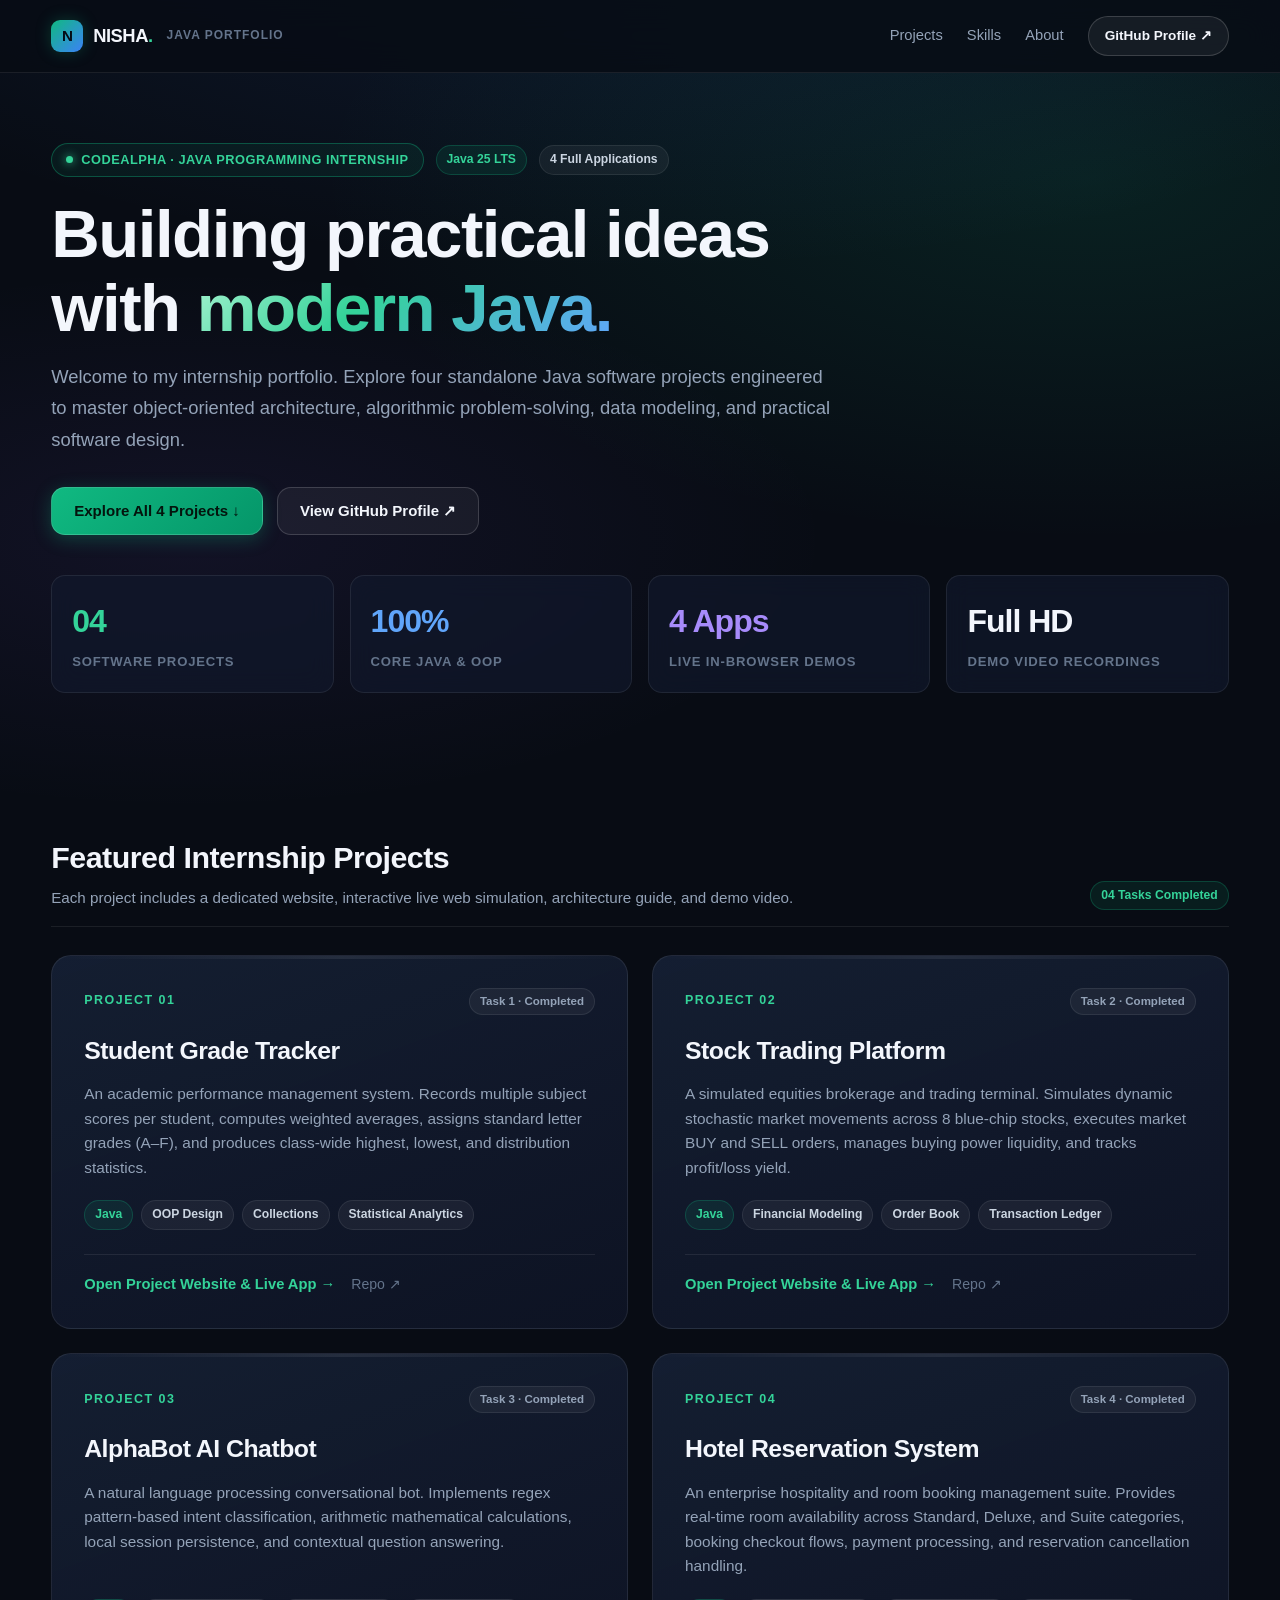
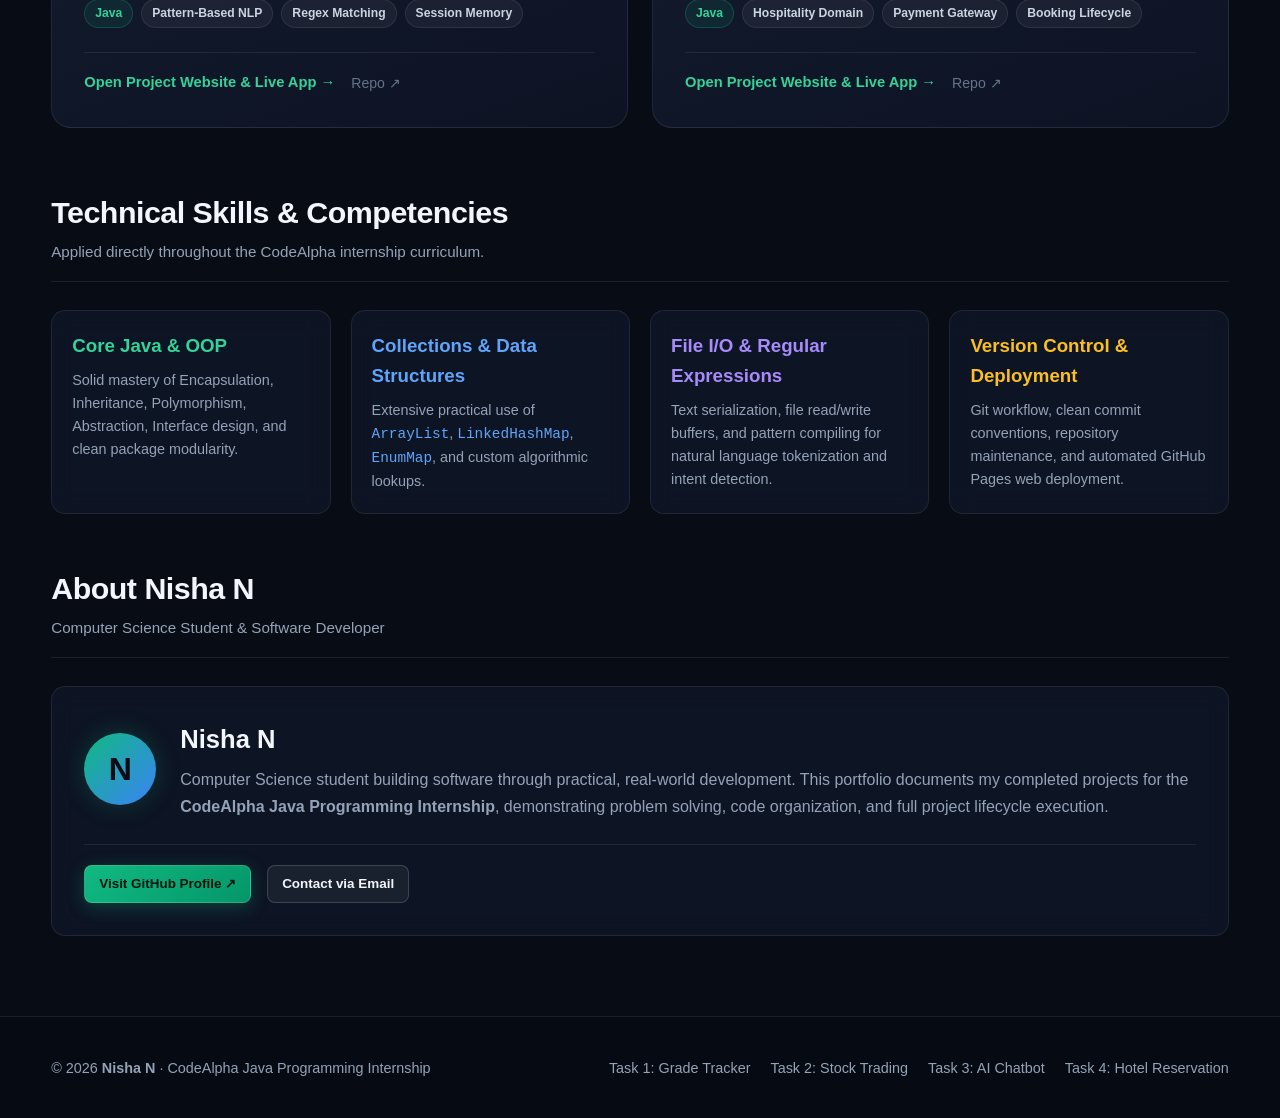
<file: index.html>
<!doctype html>
<html lang="en">
<head>
  <meta charset="utf-8">
  <meta name="viewport" content="width=device-width, initial-scale=1">
  <meta name="description" content="Nisha N's CodeAlpha Java Programming Internship Portfolio featuring 4 production-grade Java projects with interactive browser simulators and demo videos.">
  <title>Nisha N | CodeAlpha Java Programming Internship Portfolio</title>
  <link rel="stylesheet" href="style.css">
  <link rel="icon" type="image/x-icon" href="favicon.ico">
</head>
<body>

  <!-- NAVIGATION -->
  <header class="nav-wrap">
    <div class="wrap nav">
      <a class="brand" href="index.html">
        <span class="brand-badge">N</span>
        <span>NISHA<span class="accent">.</span></span>
        <span class="subtag">Java Portfolio</span>
      </a>
      <nav class="navlinks">
        <a href="#projects">Projects</a>
        <a href="#skills">Skills</a>
        <a href="#about">About</a>
        <a href="https://github.com/nishaediga193-tech" target="_blank" rel="noopener" class="nav-cta">GitHub Profile ↗</a>
      </nav>
    </div>
  </header>

  <main class="wrap">
    <!-- HERO SECTION -->
    <section class="hero">
      <div style="display:flex; align-items:center; gap:12px; flex-wrap:wrap;">
        <span class="eyebrow"><span class="pulse-dot"></span> CODEALPHA · JAVA PROGRAMMING INTERNSHIP</span>
        <span class="tag primary">Java 25 LTS</span>
        <span class="tag">4 Full Applications</span>
      </div>

      <h1>Building practical ideas<br>with <span class="gradient">modern Java.</span></h1>

      <p class="lead">
        Welcome to my internship portfolio. Explore four standalone Java software projects engineered to master object-oriented architecture, algorithmic problem-solving, data modeling, and practical software design.
      </p>

      <div class="hero-actions">
        <a class="btn" href="#projects">Explore All 4 Projects ↓</a>
        <a class="btn secondary" href="https://github.com/nishaediga193-tech" target="_blank" rel="noopener">View GitHub Profile ↗</a>
      </div>

      <!-- HIGHLIGHT STATS -->
      <div class="stats-grid">
        <div class="stat-card">
          <div class="stat-num highlight">04</div>
          <div class="stat-label">Software Projects</div>
        </div>
        <div class="stat-card">
          <div class="stat-num blue">100%</div>
          <div class="stat-label">Core Java &amp; OOP</div>
        </div>
        <div class="stat-card">
          <div class="stat-num purple">4 Apps</div>
          <div class="stat-label">Live In-Browser Demos</div>
        </div>
        <div class="stat-card">
          <div class="stat-num">Full HD</div>
          <div class="stat-label">Demo Video Recordings</div>
        </div>
      </div>
    </section>

    <!-- FEATURED PROJECTS GRID -->
    <section class="demo-section" id="projects">
      <div class="section-head">
        <div>
          <h2>Featured Internship Projects</h2>
          <p>Each project includes a dedicated website, interactive live web simulation, architecture guide, and demo video.</p>
        </div>
        <span class="tag primary">04 Tasks Completed</span>
      </div>

      <div class="project-grid">
        <!-- PROJECT 1 -->
        <article class="project-card">
          <div class="card-top">
            <span class="card-num">PROJECT 01</span>
            <span class="card-badge">Task 1 · Completed</span>
          </div>
          <h3>Student Grade Tracker</h3>
          <p>
            An academic performance management system. Records multiple subject scores per student, computes weighted averages, assigns standard letter grades (A–F), and produces class-wide highest, lowest, and distribution statistics.
          </p>
          <div class="tag-list">
            <span class="tag primary">Java</span>
            <span class="tag">OOP Design</span>
            <span class="tag">Collections</span>
            <span class="tag">Statistical Analytics</span>
          </div>
          <div class="card-links">
            <a class="card-cta" href="student-grade-tracker.html">Open Project Website &amp; Live App →</a>
            <a class="card-repo" href="https://github.com/nishaediga193-tech/CodeAlpha_StudentGradeTracker" target="_blank" rel="noopener">Repo ↗</a>
          </div>
        </article>

        <!-- PROJECT 2 -->
        <article class="project-card">
          <div class="card-top">
            <span class="card-num">PROJECT 02</span>
            <span class="card-badge">Task 2 · Completed</span>
          </div>
          <h3>Stock Trading Platform</h3>
          <p>
            A simulated equities brokerage and trading terminal. Simulates dynamic stochastic market movements across 8 blue-chip stocks, executes market BUY and SELL orders, manages buying power liquidity, and tracks profit/loss yield.
          </p>
          <div class="tag-list">
            <span class="tag primary">Java</span>
            <span class="tag">Financial Modeling</span>
            <span class="tag">Order Book</span>
            <span class="tag">Transaction Ledger</span>
          </div>
          <div class="card-links">
            <a class="card-cta" href="stock-trading-platform.html">Open Project Website &amp; Live App →</a>
            <a class="card-repo" href="https://github.com/nishaediga193-tech/CodeAlpha_StockTradingPlatform" target="_blank" rel="noopener">Repo ↗</a>
          </div>
        </article>

        <!-- PROJECT 3 -->
        <article class="project-card">
          <div class="card-top">
            <span class="card-num">PROJECT 03</span>
            <span class="card-badge">Task 3 · Completed</span>
          </div>
          <h3>AlphaBot AI Chatbot</h3>
          <p>
            A natural language processing conversational bot. Implements regex pattern-based intent classification, arithmetic mathematical calculations, local session persistence, and contextual question answering.
          </p>
          <div class="tag-list">
            <span class="tag primary">Java</span>
            <span class="tag">Pattern-Based NLP</span>
            <span class="tag">Regex Matching</span>
            <span class="tag">Session Memory</span>
          </div>
          <div class="card-links">
            <a class="card-cta" href="alphabot-chatbot.html">Open Project Website &amp; Live App →</a>
            <a class="card-repo" href="https://github.com/nishaediga193-tech/AI-Chatbot-AlphaBot" target="_blank" rel="noopener">Repo ↗</a>
          </div>
        </article>

        <!-- PROJECT 4 -->
        <article class="project-card">
          <div class="card-top">
            <span class="card-num">PROJECT 04</span>
            <span class="card-badge">Task 4 · Completed</span>
          </div>
          <h3>Hotel Reservation System</h3>
          <p>
            An enterprise hospitality and room booking management suite. Provides real-time room availability across Standard, Deluxe, and Suite categories, booking checkout flows, payment processing, and reservation cancellation handling.
          </p>
          <div class="tag-list">
            <span class="tag primary">Java</span>
            <span class="tag">Hospitality Domain</span>
            <span class="tag">Payment Gateway</span>
            <span class="tag">Booking Lifecycle</span>
          </div>
          <div class="card-links">
            <a class="card-cta" href="hotel-reservation.html">Open Project Website &amp; Live App →</a>
            <a class="card-repo" href="https://github.com/nishaediga193-tech/Hotel-Reservation-System" target="_blank" rel="noopener">Repo ↗</a>
          </div>
        </article>
      </div>
    </section>

    <!-- SKILLS SECTION -->
    <section class="demo-section" id="skills">
      <div class="section-head">
        <div>
          <h2>Technical Skills &amp; Competencies</h2>
          <p>Applied directly throughout the CodeAlpha internship curriculum.</p>
        </div>
      </div>

      <div style="display:grid; grid-template-columns:repeat(auto-fit, minmax(260px, 1fr)); gap:20px;">
        <div class="stat-card">
          <h3 style="color:var(--primary-light); margin-bottom:8px;">Core Java &amp; OOP</h3>
          <p style="color:var(--text-muted); font-size:0.9rem;">
            Solid mastery of Encapsulation, Inheritance, Polymorphism, Abstraction, Interface design, and clean package modularity.
          </p>
        </div>
        <div class="stat-card">
          <h3 style="color:#60a5fa; margin-bottom:8px;">Collections &amp; Data Structures</h3>
          <p style="color:var(--text-muted); font-size:0.9rem;">
            Extensive practical use of <code style="color:#60a5fa;">ArrayList</code>, <code style="color:#60a5fa;">LinkedHashMap</code>, <code style="color:#60a5fa;">EnumMap</code>, and custom algorithmic lookups.
          </p>
        </div>
        <div class="stat-card">
          <h3 style="color:#a78bfa; margin-bottom:8px;">File I/O &amp; Regular Expressions</h3>
          <p style="color:var(--text-muted); font-size:0.9rem;">
            Text serialization, file read/write buffers, and pattern compiling for natural language tokenization and intent detection.
          </p>
        </div>
        <div class="stat-card">
          <h3 style="color:#fbbf24; margin-bottom:8px;">Version Control &amp; Deployment</h3>
          <p style="color:var(--text-muted); font-size:0.9rem;">
            Git workflow, clean commit conventions, repository maintenance, and automated GitHub Pages web deployment.
          </p>
        </div>
      </div>
    </section>

    <!-- ABOUT SECTION -->
    <section class="demo-section" id="about">
      <div class="section-head">
        <div>
          <h2>About Nisha N</h2>
          <p>Computer Science Student &amp; Software Developer</p>
        </div>
      </div>

      <div class="stat-card" style="padding:32px;">
        <div style="display:flex; gap:24px; align-items:center; flex-wrap:wrap;">
          <div style="width:72px; height:72px; border-radius:50%; background:linear-gradient(135deg, var(--primary), var(--blue)); display:flex; align-items:center; justify-content:center; font-size:2rem; font-weight:900; color:#050b14; box-shadow:0 0 25px var(--primary-glow);">
            N
          </div>
          <div style="flex:1; min-width:260px;">
            <h3 style="font-size:1.6rem; margin-bottom:6px;">Nisha N</h3>
            <p style="color:var(--text-muted); line-height:1.7;">
              Computer Science student building software through practical, real-world development. This portfolio documents my completed projects for the <strong>CodeAlpha Java Programming Internship</strong>, demonstrating problem solving, code organization, and full project lifecycle execution.
            </p>
          </div>
        </div>

        <div style="margin-top:24px; padding-top:20px; border-top:1px solid var(--line); display:flex; gap:16px; flex-wrap:wrap;">
          <a href="https://github.com/nishaediga193-tech" target="_blank" rel="noopener" class="btn sm">Visit GitHub Profile ↗</a>
          <a href="mailto:nishaediga193@gmail.com" class="btn secondary sm">Contact via Email</a>
        </div>
      </div>
    </section>
  </main>

  <!-- FOOTER -->
  <footer class="footer-wrap">
    <div class="wrap footer-content">
      <div>
        © 2026 <strong>Nisha N</strong> · CodeAlpha Java Programming Internship
      </div>
      <div class="footer-nav">
        <a href="student-grade-tracker.html">Task 1: Grade Tracker</a>
        <a href="stock-trading-platform.html">Task 2: Stock Trading</a>
        <a href="alphabot-chatbot.html">Task 3: AI Chatbot</a>
        <a href="hotel-reservation.html">Task 4: Hotel Reservation</a>
      </div>
    </div>
  </footer>

</body>
</html>
</file>
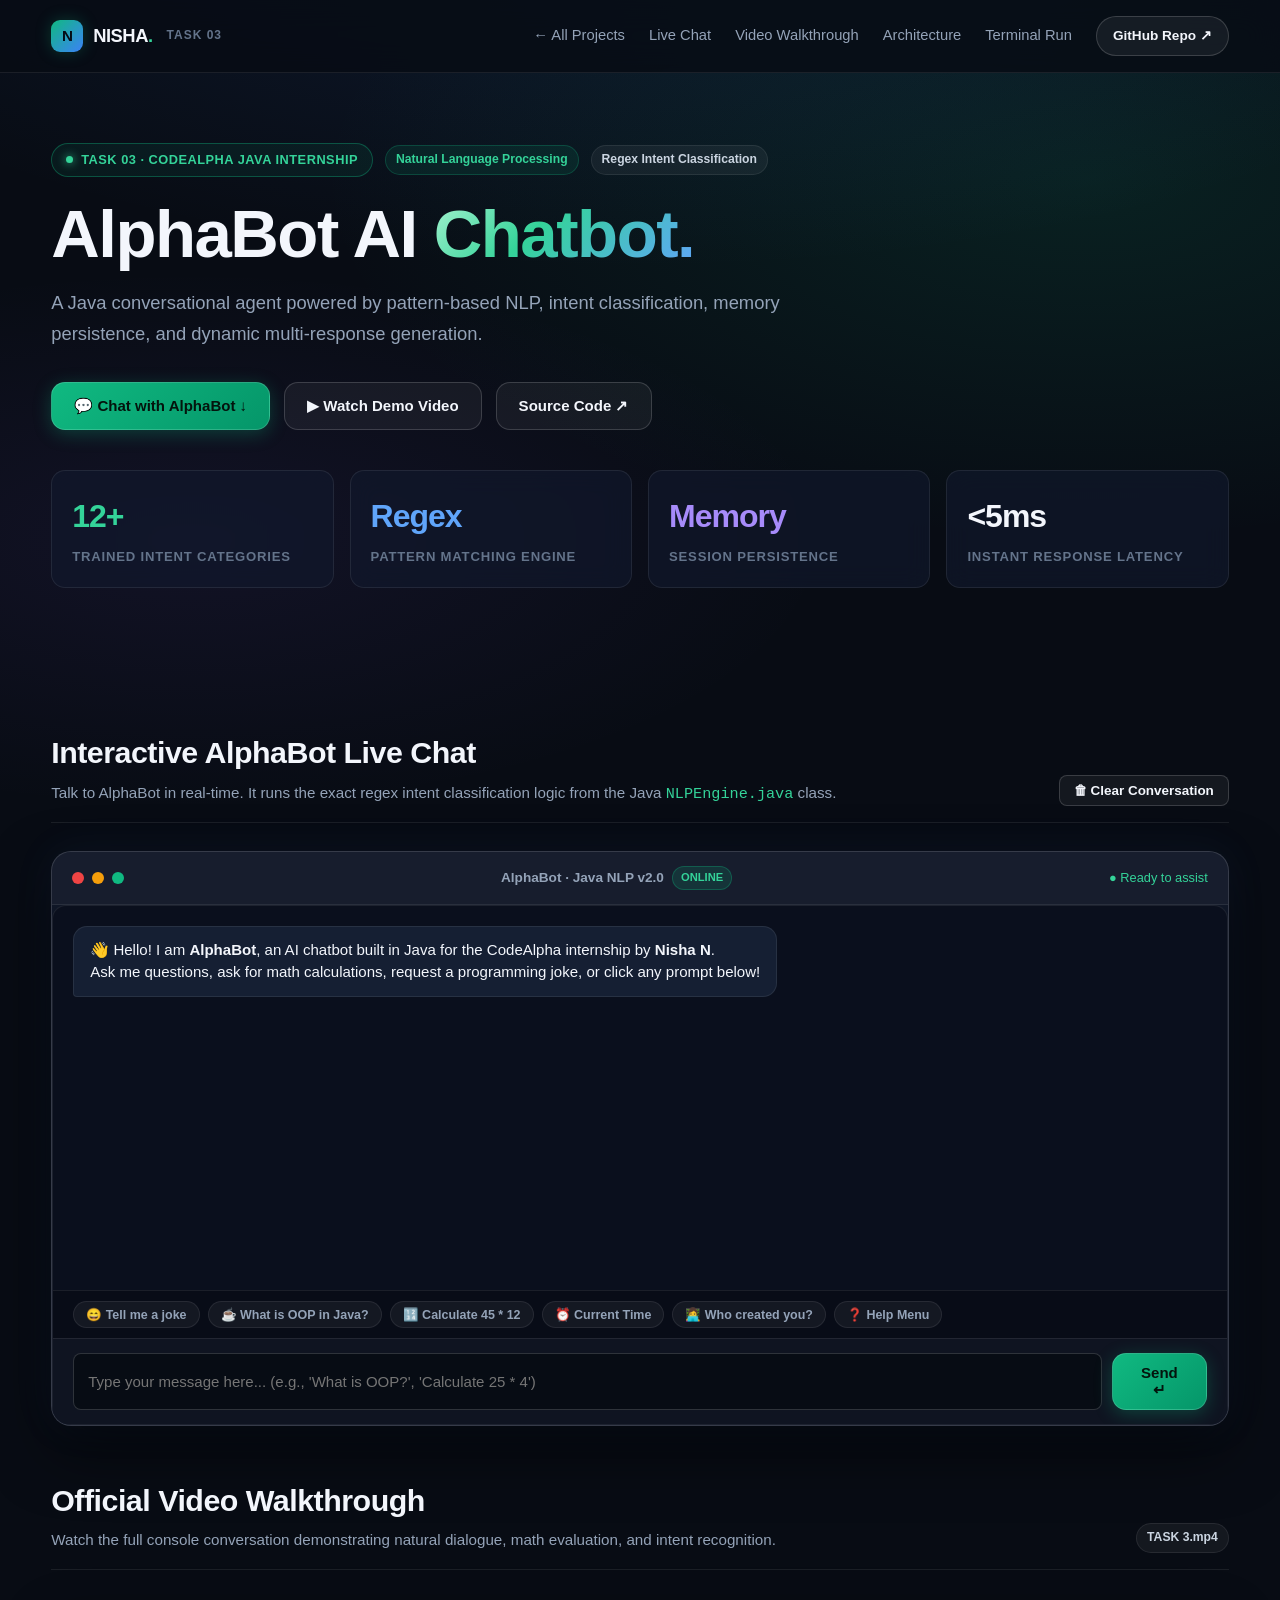
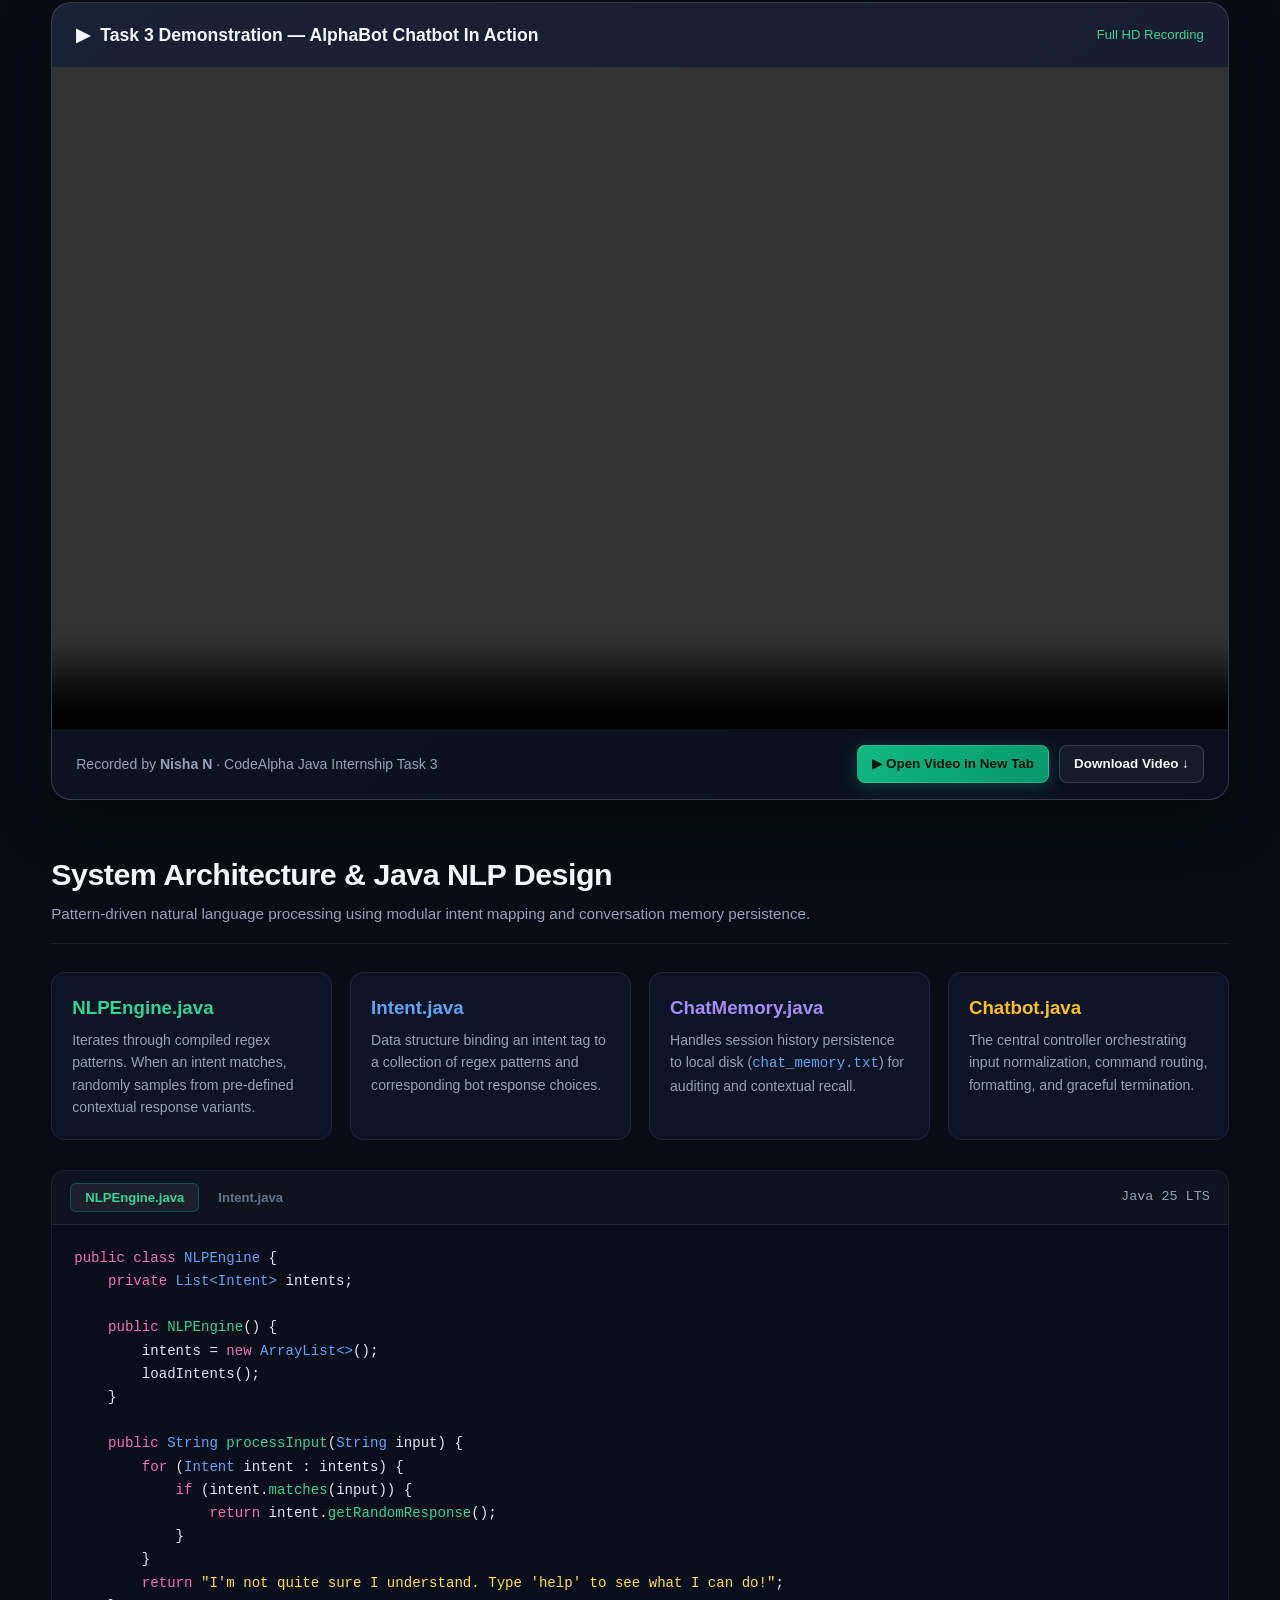
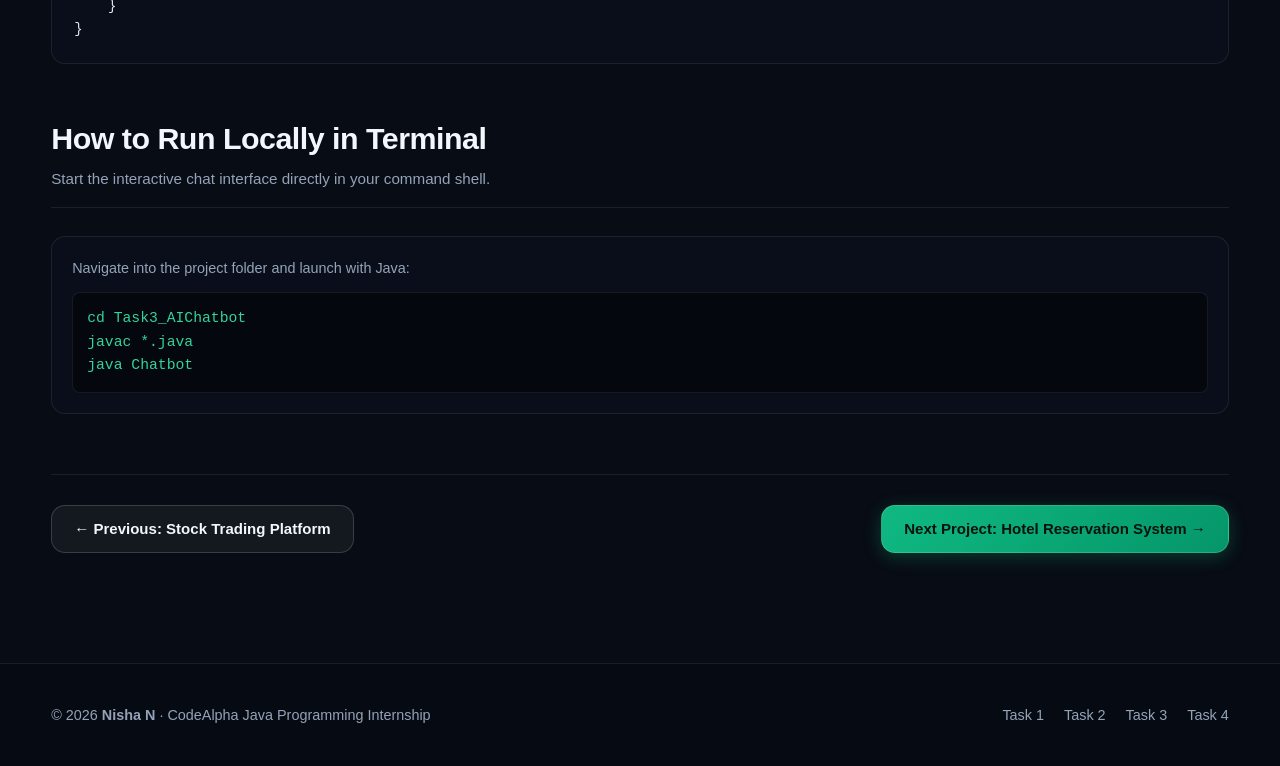
<file: alphabot-chatbot.html>
<!doctype html>
<html lang="en">
<head>
  <meta charset="utf-8">
  <meta name="viewport" content="width=device-width, initial-scale=1">
  <meta name="description" content="AlphaBot AI Chatbot - Nisha N's CodeAlpha Java Project. Rule-based natural language processing, regex intent classification, and live chat simulation.">
  <title>AlphaBot AI Chatbot | Nisha N - CodeAlpha Java</title>
  <link rel="stylesheet" href="style.css">
  <link rel="icon" type="image/x-icon" href="favicon.ico">
</head>
<body>

  <!-- NAVIGATION -->
  <header class="nav-wrap">
    <div class="wrap nav">
      <a class="brand" href="index.html">
        <span class="brand-badge">N</span>
        <span>NISHA<span class="accent">.</span></span>
        <span class="subtag">Task 03</span>
      </a>
      <nav class="navlinks">
        <a href="index.html">← All Projects</a>
        <a href="#demo">Live Chat</a>
        <a href="#video">Video Walkthrough</a>
        <a href="#architecture">Architecture</a>
        <a href="#terminal">Terminal Run</a>
        <a href="https://github.com/nishaediga193-tech/AI-Chatbot-AlphaBot" target="_blank" rel="noopener" class="nav-cta">GitHub Repo ↗</a>
      </nav>
    </div>
  </header>

  <main class="wrap">
    <!-- HERO -->
    <section class="hero">
      <div style="display:flex; align-items:center; gap:12px; flex-wrap:wrap;">
        <span class="eyebrow"><span class="pulse-dot"></span> TASK 03 · CODEALPHA JAVA INTERNSHIP</span>
        <span class="tag primary">Natural Language Processing</span>
        <span class="tag">Regex Intent Classification</span>
      </div>
      <h1>AlphaBot AI <span class="gradient">Chatbot.</span></h1>
      <p class="lead">
        A Java conversational agent powered by pattern-based NLP, intent classification, memory persistence, and dynamic multi-response generation.
      </p>

      <div class="hero-actions">
        <a class="btn" href="#demo">💬 Chat with AlphaBot ↓</a>
        <a class="btn secondary" href="#video">▶ Watch Demo Video</a>
        <a class="btn secondary" href="https://github.com/nishaediga193-tech/AI-Chatbot-AlphaBot" target="_blank" rel="noopener">Source Code ↗</a>
      </div>

      <!-- KEY HIGHLIGHT STATS -->
      <div class="stats-grid">
        <div class="stat-card">
          <div class="stat-num highlight">12+</div>
          <div class="stat-label">Trained Intent Categories</div>
        </div>
        <div class="stat-card">
          <div class="stat-num blue">Regex</div>
          <div class="stat-label">Pattern Matching Engine</div>
        </div>
        <div class="stat-card">
          <div class="stat-num purple">Memory</div>
          <div class="stat-label">Session Persistence</div>
        </div>
        <div class="stat-card">
          <div class="stat-num">&lt;5ms</div>
          <div class="stat-label">Instant Response Latency</div>
        </div>
      </div>
    </section>

    <!-- LIVE INTERACTIVE CHATBOT APP -->
    <section class="demo-section" id="demo">
      <div class="section-head">
        <div>
          <h2>Interactive AlphaBot Live Chat</h2>
          <p>Talk to AlphaBot in real-time. It runs the exact regex intent classification logic from the Java <code style="color:var(--primary-light);">NLPEngine.java</code> class.</p>
        </div>
        <button class="btn secondary sm" onclick="clearChat()">🗑 Clear Conversation</button>
      </div>

      <div class="demo-window">
        <div class="demo-titlebar">
          <div class="demo-dots">
            <span class="dot red"></span>
            <span class="dot yellow"></span>
            <span class="dot green"></span>
          </div>
          <div class="demo-title">
            <span>AlphaBot · Java NLP v2.0</span>
            <span class="demo-badge">ONLINE</span>
          </div>
          <div style="font-size:0.8rem; color:#34d399;">● Ready to assist</div>
        </div>

        <div class="demo-body" style="padding:0;">
          <div class="chat-window">
            <!-- CHAT MESSAGES CONTAINER -->
            <div class="chat-messages" id="chatMessages">
              <div class="chat-bubble bot">
                👋 Hello! I am <strong>AlphaBot</strong>, an AI chatbot built in Java for the CodeAlpha internship by <strong>Nisha N</strong>.<br>
                Ask me questions, ask for math calculations, request a programming joke, or click any prompt below!
              </div>
            </div>

            <!-- QUICK SUGGESTIONS CHIPS -->
            <div class="chat-chips">
              <button class="chip-btn" onclick="sendPrompt('Tell me a joke')">😄 Tell me a joke</button>
              <button class="chip-btn" onclick="sendPrompt('What is OOP in Java?')">☕ What is OOP in Java?</button>
              <button class="chip-btn" onclick="sendPrompt('Calculate 45 * 12')">🔢 Calculate 45 * 12</button>
              <button class="chip-btn" onclick="sendPrompt('What time is it?')">⏰ Current Time</button>
              <button class="chip-btn" onclick="sendPrompt('Who created you?')">👩‍💻 Who created you?</button>
              <button class="chip-btn" onclick="sendPrompt('help')">❓ Help Menu</button>
            </div>

            <!-- CHAT INPUT -->
            <form class="chat-input-bar" id="chatForm" onsubmit="event.preventDefault(); handleSend();">
              <input type="text" id="userInput" class="form-control" placeholder="Type your message here... (e.g., 'What is OOP?', 'Calculate 25 * 4')" autocomplete="off" required>
              <button type="submit" class="btn" style="padding: 10px 22px;">Send ↵</button>
            </form>
          </div>
        </div>
      </div>
    </section>

    <!-- VIDEO DEMO SHOWCASE -->
    <section class="demo-section" id="video">
      <div class="section-head">
        <div>
          <h2>Official Video Walkthrough</h2>
          <p>Watch the full console conversation demonstrating natural dialogue, math evaluation, and intent recognition.</p>
        </div>
        <span class="tag">TASK 3.mp4</span>
      </div>

      <div class="video-card">
        <div class="video-header">
          <h3><span>▶</span> Task 3 Demonstration — AlphaBot Chatbot In Action</h3>
          <span style="font-size:0.82rem; color:var(--primary-light);">Full HD Recording</span>
        </div>
        <div class="video-player-box">
          <video controls preload="auto" playsinline style="width:100%; height:100%; background:#000;">
            <source src="TASK%203.mp4" type="video/mp4">
            <source src="TASK 3.mp4" type="video/mp4">
            Your browser does not support the video tag.
          </video>
        </div>
        <div class="video-footer">
          <div>Recorded by <strong>Nisha N</strong> · CodeAlpha Java Internship Task 3</div>
          <div style="display:flex; gap:10px;">
            <a href="TASK%203.mp4" target="_blank" class="btn sm">▶ Open Video in New Tab</a>
            <a href="TASK%203.mp4" download class="btn secondary sm">Download Video ↓</a>
          </div>
        </div>
      </div>
    </section>

    <!-- CODE ARCHITECTURE & SYSTEM DESIGN -->
    <section class="demo-section" id="architecture">
      <div class="section-head">
        <div>
          <h2>System Architecture & Java NLP Design</h2>
          <p>Pattern-driven natural language processing using modular intent mapping and conversation memory persistence.</p>
        </div>
      </div>

      <div style="display:grid; grid-template-columns:repeat(auto-fit, minmax(260px, 1fr)); gap:18px; margin-bottom:30px;">
        <div class="stat-card">
          <h3 style="color:var(--primary-light); margin-bottom:6px;">NLPEngine.java</h3>
          <p style="color:var(--text-muted); font-size:0.88rem;">
            Iterates through compiled regex patterns. When an intent matches, randomly samples from pre-defined contextual response variants.
          </p>
        </div>
        <div class="stat-card">
          <h3 style="color:#60a5fa; margin-bottom:6px;">Intent.java</h3>
          <p style="color:var(--text-muted); font-size:0.88rem;">
            Data structure binding an intent tag to a collection of regex patterns and corresponding bot response choices.
          </p>
        </div>
        <div class="stat-card">
          <h3 style="color:#a78bfa; margin-bottom:6px;">ChatMemory.java</h3>
          <p style="color:var(--text-muted); font-size:0.88rem;">
            Handles session history persistence to local disk (<code style="color:#60a5fa;">chat_memory.txt</code>) for auditing and contextual recall.
          </p>
        </div>
        <div class="stat-card">
          <h3 style="color:#fbbf24; margin-bottom:6px;">Chatbot.java</h3>
          <p style="color:var(--text-muted); font-size:0.88rem;">
            The central controller orchestrating input normalization, command routing, formatting, and graceful termination.
          </p>
        </div>
      </div>

      <!-- CODE EXPLORER TABS -->
      <div class="code-panel">
        <div class="code-header">
          <div class="code-tabs">
            <button class="code-tab active" onclick="switchCode('nlp')">NLPEngine.java</button>
            <button class="code-tab" onclick="switchCode('intent')">Intent.java</button>
          </div>
          <span>Java 25 LTS</span>
        </div>
        <pre class="code-block" id="codeDisplay"><span class="kw">public class</span> <span class="type">NLPEngine</span> {
    <span class="kw">private</span> <span class="type">List&lt;Intent&gt;</span> intents;

    <span class="kw">public</span> <span class="fn">NLPEngine</span>() {
        intents = <span class="kw">new</span> <span class="type">ArrayList&lt;&gt;</span>();
        loadIntents();
    }

    <span class="kw">public</span> <span class="type">String</span> <span class="fn">processInput</span>(<span class="type">String</span> input) {
        <span class="kw">for</span> (<span class="type">Intent</span> intent : intents) {
            <span class="kw">if</span> (intent.<span class="fn">matches</span>(input)) {
                <span class="kw">return</span> intent.<span class="fn">getRandomResponse</span>();
            }
        }
        <span class="kw">return</span> <span class="str">"I'm not quite sure I understand. Type 'help' to see what I can do!"</span>;
    }
}</pre>
      </div>
    </section>

    <!-- TERMINAL RUN GUIDE -->
    <section class="demo-section" id="terminal">
      <div class="section-head">
        <div>
          <h2>How to Run Locally in Terminal</h2>
          <p>Start the interactive chat interface directly in your command shell.</p>
        </div>
      </div>

      <div style="background:#090e1a; border:1px solid var(--line); border-radius:var(--radius-md); padding:20px;">
        <p style="color:var(--text-muted); font-size:0.9rem; margin-bottom:12px;">Navigate into the project folder and launch with Java:</p>
        <pre style="background:#04070e; padding:14px; border-radius:8px; border:1px solid var(--line); color:#34d399; font-family:var(--font-mono); font-size:0.92rem; overflow-x:auto;">
cd Task3_AIChatbot
javac *.java
java Chatbot</pre>
      </div>
    </section>

    <!-- PROJECT NAVIGATOR -->
    <div style="display:flex; justify-content:space-between; align-items:center; padding:30px 0; border-top:1px solid var(--line); margin-top:60px; flex-wrap:wrap; gap:16px;">
      <a href="stock-trading-platform.html" class="btn secondary">← Previous: Stock Trading Platform</a>
      <a href="hotel-reservation.html" class="btn">Next Project: Hotel Reservation System →</a>
    </div>
  </main>

  <!-- FOOTER -->
  <footer class="footer-wrap">
    <div class="wrap footer-content">
      <div>
        © 2026 <strong>Nisha N</strong> · CodeAlpha Java Programming Internship
      </div>
      <div class="footer-nav">
        <a href="student-grade-tracker.html">Task 1</a>
        <a href="stock-trading-platform.html">Task 2</a>
        <a href="alphabot-chatbot.html">Task 3</a>
        <a href="hotel-reservation.html">Task 4</a>
      </div>
    </div>
  </footer>

  <!-- SCRIPT ENGINE -->
  <script>
    const jokes = [
      "Why do Java programmers wear glasses? Because they don't C#! 🤓",
      "There are 10 types of people in the world: those who understand binary, and those who don't. 💻",
      "A SQL query walks into a bar, walks up to two tables and asks: 'Can I join you?' 🍺",
      "Why did the developer go broke? Because he used up all his cache! 💸",
      "Debugging: Being the detective in a crime movie where you are also the murderer. 🕵️"
    ];

    function getBotReply(input) {
      const text = input.trim().toLowerCase();

      // Math calculations e.g. "calculate 50 * 2" or "10 + 20"
      const mathMatch = text.match(/(?:calculate|calc|what is)?\s*(\d+(?:\.\d+)?)\s*([\+\-\*\/])\s*(\d+(?:\.\d+)?)/i);
      if (mathMatch) {
        const a = parseFloat(mathMatch[1]);
        const op = mathMatch[2];
        const b = parseFloat(mathMatch[3]);
        let res = 0;
        if (op === '+') res = a + b;
        else if (op === '-') res = a - b;
        else if (op === '*') res = a * b;
        else if (op === '/') res = b !== 0 ? (a / b) : 'Error: Division by zero';
        return `🔢 Calculation result: <strong>${a} ${op} ${b} = ${typeof res === 'number' ? res.toFixed(2).replace(/\.00$/, '') : res}</strong>`;
      }

      // Greetings
      if (/\b(hello|hi|hey|greetings|good morning|good evening|good afternoon)\b/i.test(text)) {
        const replies = [
          "Hello! 👋 How can I help you today?",
          "Hi there! What's on your mind?",
          "Hey! Great to see you. How can I assist you with Java today?"
        ];
        return replies[Math.floor(Math.random() * replies.length)];
      }

      // Farewell
      if (/\b(bye|goodbye|see you|see ya|take care|exit|quit)\b/i.test(text)) {
        return "Goodbye! Have an amazing day! Take care and happy coding! 😊👋";
      }

      // How are you
      if (/how are you|how do you do|how is it going|what's up|whats up/i.test(text)) {
        return "I'm running smoothly at 100% efficiency! Thanks for asking. How are you doing today? 😊";
      }

      // Name / Identity
      if (/what is your name|who are you|your name|what('s| is) your name/i.test(text)) {
        return "I'm <strong>AlphaBot 🤖</strong> — an intelligent Java NLP chatbot created for the CodeAlpha internship!";
      }

      // Creator
      if (/who (made|created|built|developed) you|creator|author/i.test(text)) {
        return "I was built with ❤️ by <strong>Nisha N</strong> as part of the <strong>CodeAlpha Java Programming Internship</strong>!";
      }

      // Time
      if (/what time|time is it|current time/i.test(text)) {
        return `⏰ The current system time is: <strong>${new Date().toLocaleTimeString()}</strong>`;
      }

      // Date
      if (/what date|today's date|current date|what day is it/i.test(text)) {
        return `📅 Today is: <strong>${new Date().toLocaleDateString(undefined, { weekday: 'long', year: 'numeric', month: 'long', day: 'numeric' })}</strong>`;
      }

      // Joke
      if (/joke|make me laugh|funny/i.test(text)) {
        return jokes[Math.floor(Math.random() * jokes.length)];
      }

      // Java questions
      if (/what is oop|object oriented/i.test(text)) {
        return "💡 <strong>Object-Oriented Programming (OOP)</strong> is a paradigm organized around objects rather than actions. The 4 core pillars in Java are: <strong>Encapsulation</strong>, <strong>Inheritance</strong>, <strong>Polymorphism</strong>, and <strong>Abstraction</strong>.";
      }

      if (/what is java|why java/i.test(text)) {
        return "☕ <strong>Java</strong> is a high-level, class-based, object-oriented programming language designed to have as few implementation dependencies as possible (Write Once, Run Anywhere - WORA).";
      }

      // Help
      if (/help|features|commands|what can you do/i.test(text)) {
        return `📋 <strong>AlphaBot Capabilities:</strong><br>
        • Conversational dialogue & greetings<br>
        • Math calculations (e.g. <em>"Calculate 45 * 12"</em>)<br>
        • Programming jokes (<em>"Tell me a joke"</em>)<br>
        • Live time & date (<em>"What time is it?"</em>)<br>
        • Java & OOP explanations (<em>"What is OOP?"</em>)<br>
        • Creator information (<em>"Who created you?"</em>)`;
      }

      // Fallback
      return "I'm not quite sure about that one yet! 🤔 Try asking <em>'What is OOP?'</em>, <em>'Calculate 25 * 4'</em>, <em>'Tell me a joke'</em>, or type <strong>'help'</strong> for all commands.";
    }

    function handleSend() {
      const input = document.getElementById("userInput");
      const msg = input.value.trim();
      if (!msg) return;

      appendBubble(msg, "user");
      input.value = "";

      // Simulate typing delay
      setTimeout(() => {
        const reply = getBotReply(msg);
        appendBubble(reply, "bot");
      }, 350);
    }

    function sendPrompt(prompt) {
      appendBubble(prompt, "user");
      setTimeout(() => {
        const reply = getBotReply(prompt);
        appendBubble(reply, "bot");
      }, 300);
    }

    function appendBubble(text, sender) {
      const container = document.getElementById("chatMessages");
      const bubble = document.createElement("div");
      bubble.className = `chat-bubble ${sender}`;
      bubble.innerHTML = text;
      container.appendChild(bubble);
      container.scrollTop = container.scrollHeight;
    }

    function clearChat() {
      const container = document.getElementById("chatMessages");
      container.innerHTML = `
        <div class="chat-bubble bot">
          Chat cleared! Session refreshed. How can I assist you now?
        </div>
      `;
    }

    const codeSnippets = {
      nlp: `<span class="kw">public class</span> <span class="type">NLPEngine</span> {
    <span class="kw">private</span> <span class="type">List&lt;Intent&gt;</span> intents;

    <span class="kw">public</span> <span class="fn">NLPEngine</span>() {
        intents = <span class="kw">new</span> <span class="type">ArrayList&lt;&gt;</span>();
        loadIntents();
    }

    <span class="kw">public</span> <span class="type">String</span> <span class="fn">processInput</span>(<span class="type">String</span> input) {
        <span class="kw">for</span> (<span class="type">Intent</span> intent : intents) {
            <span class="kw">if</span> (intent.<span class="fn">matches</span>(input)) {
                <span class="kw">return</span> intent.<span class="fn">getRandomResponse</span>();
            }
        }
        <span class="kw">return</span> <span class="str">"I'm not quite sure I understand. Type 'help' to see what I can do!"</span>;
    }
}`,
      intent: `<span class="kw">public class</span> <span class="type">Intent</span> {
    <span class="kw">private</span> <span class="type">String</span> name;
    <span class="kw">private</span> <span class="type">List&lt;String&gt;</span> patterns;
    <span class="kw">private</span> <span class="type">List&lt;String&gt;</span> responses;

    <span class="kw">public boolean</span> <span class="fn">matches</span>(<span class="type">String</span> input) {
        <span class="kw">for</span> (<span class="type">String</span> p : patterns) {
            <span class="kw">if</span> (input.<span class="fn">toLowerCase</span>().<span class="fn">matches</span>(<span class="str">".*"</span> + p + <span class="str">".*"</span>)) <span class="kw">return true</span>;
        }
        <span class="kw">return false</span>;
    }
}`
    };

    function switchCode(tab) {
      document.querySelectorAll('.code-tab').forEach(b => b.classList.remove('active'));
      event.target.classList.add('active');
      document.getElementById('codeDisplay').innerHTML = codeSnippets[tab];
    }
  </script>
</body>
</html>
</file>
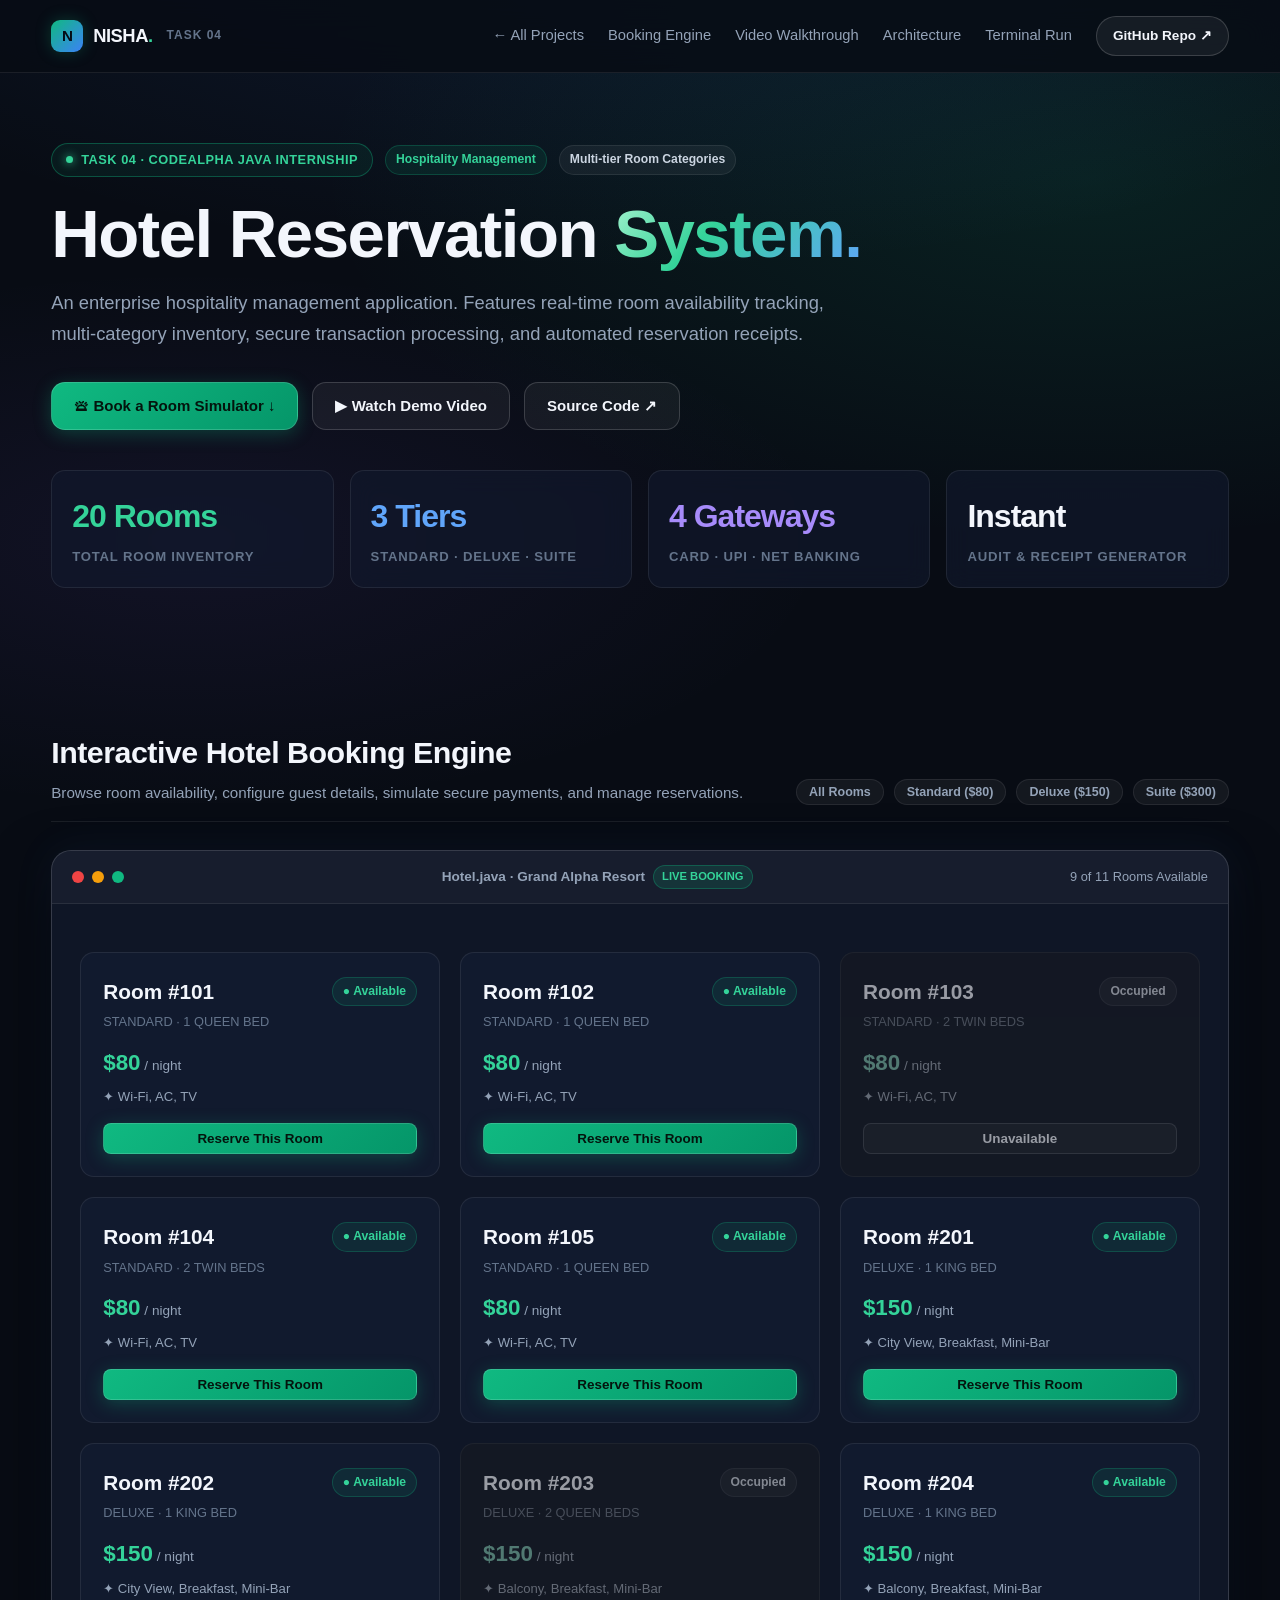
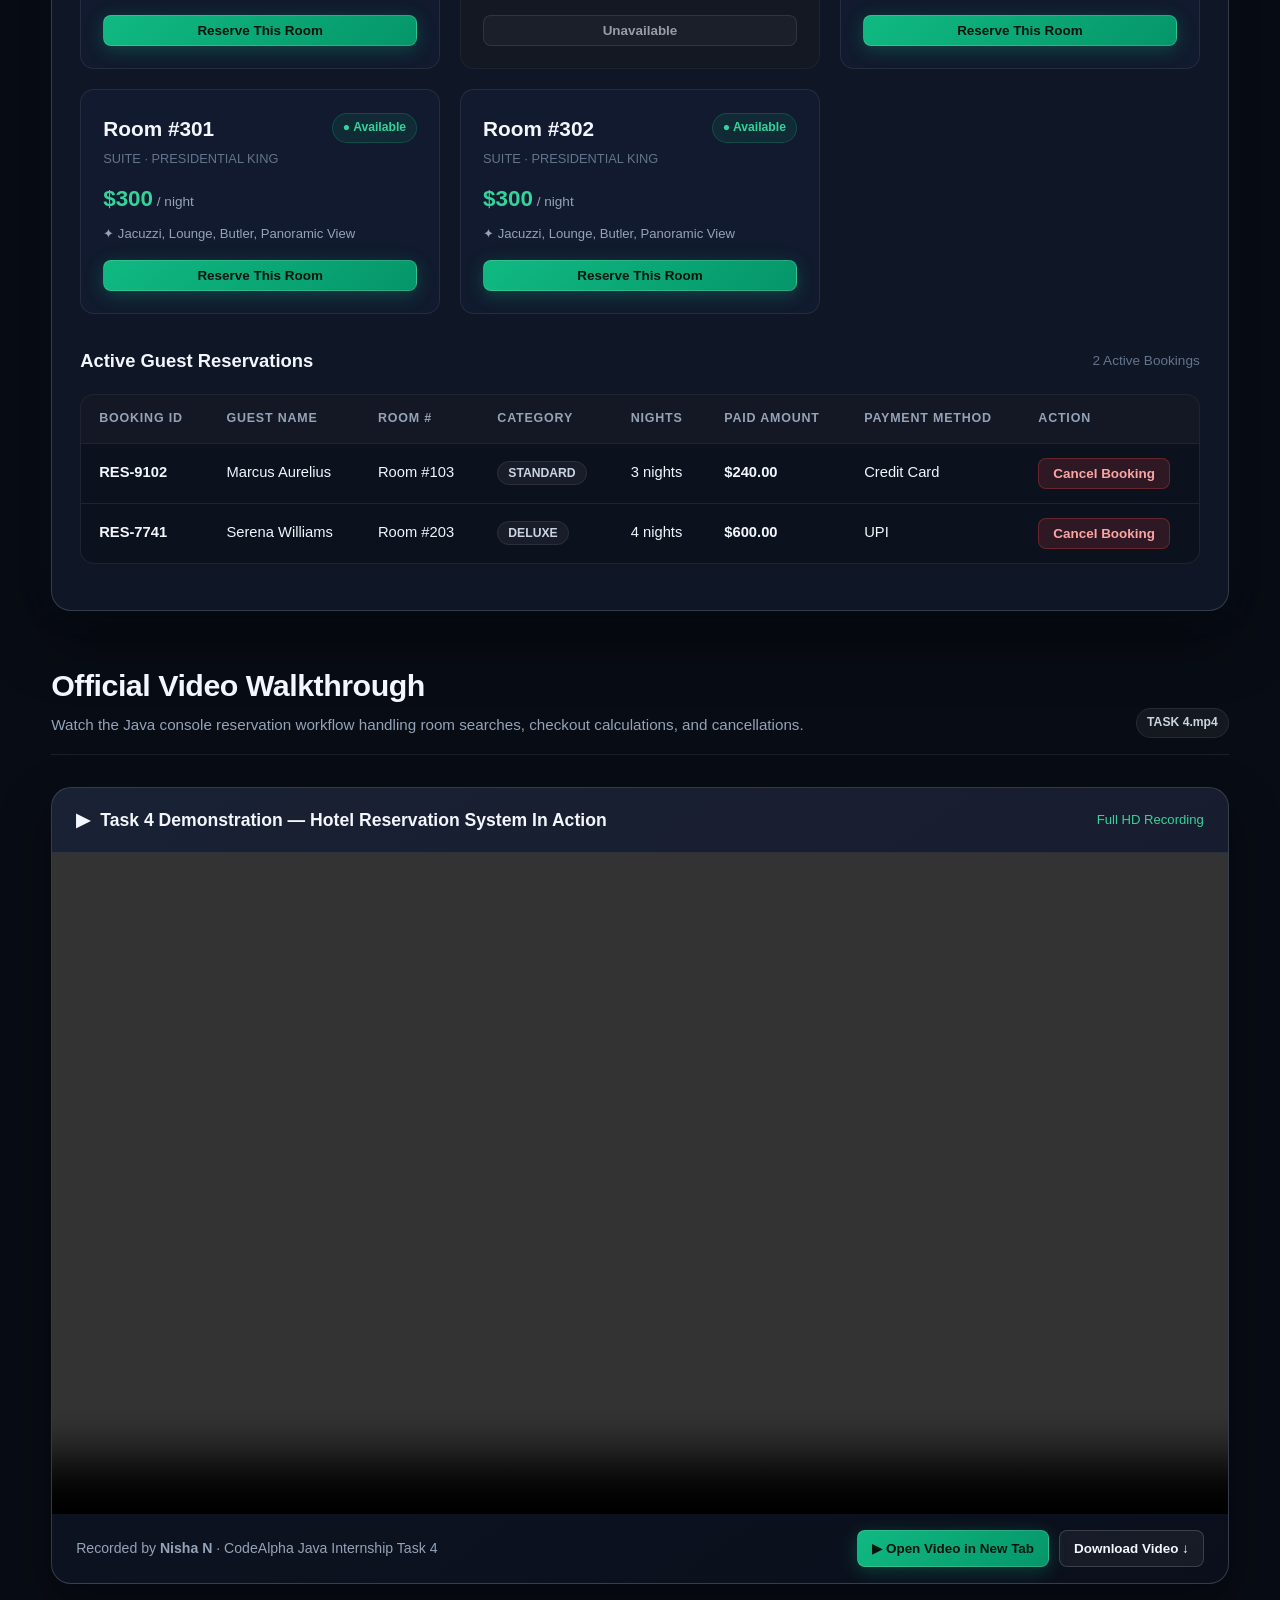
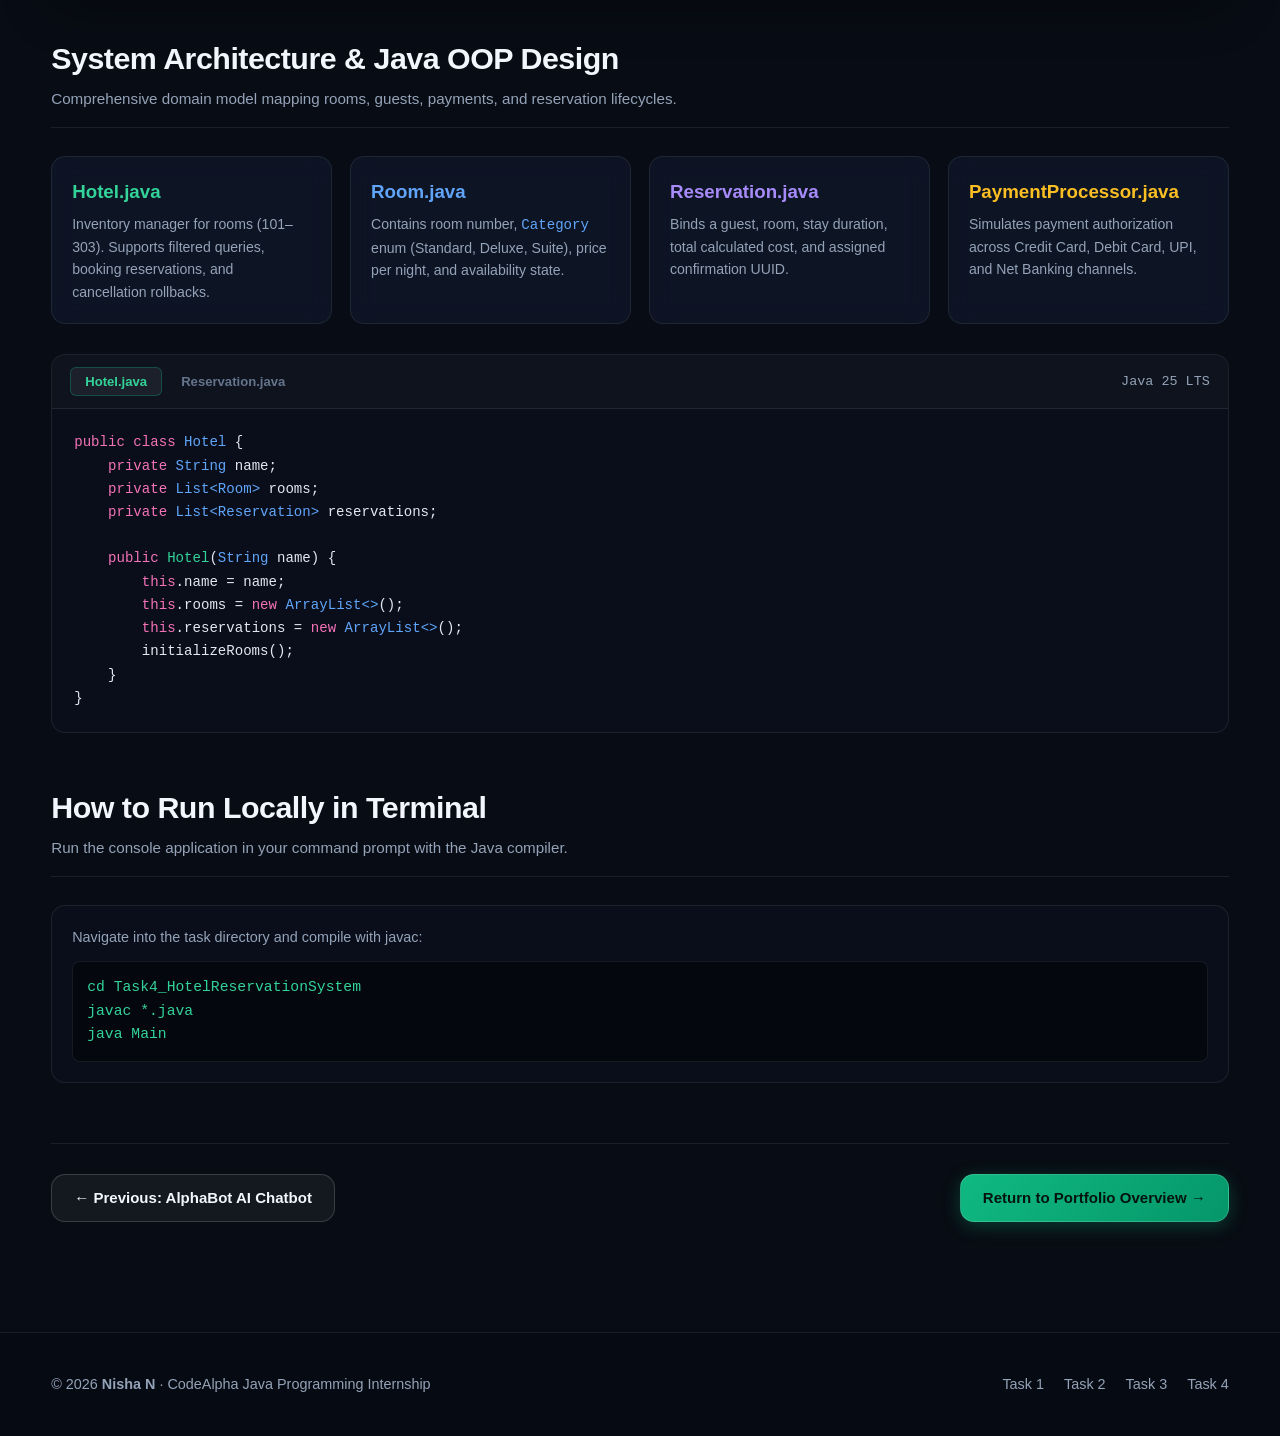
<file: hotel-reservation.html>
<!doctype html>
<html lang="en">
<head>
  <meta charset="utf-8">
  <meta name="viewport" content="width=device-width, initial-scale=1">
  <meta name="description" content="Hotel Reservation System - Nisha N's CodeAlpha Java Project. Room availability tracking, booking lifecycle, payments, and guest management.">
  <title>Hotel Reservation System | Nisha N - CodeAlpha Java</title>
  <link rel="stylesheet" href="style.css">
  <link rel="icon" type="image/x-icon" href="favicon.ico">
</head>
<body>

  <!-- NAVIGATION -->
  <header class="nav-wrap">
    <div class="wrap nav">
      <a class="brand" href="index.html">
        <span class="brand-badge">N</span>
        <span>NISHA<span class="accent">.</span></span>
        <span class="subtag">Task 04</span>
      </a>
      <nav class="navlinks">
        <a href="index.html">← All Projects</a>
        <a href="#demo">Booking Engine</a>
        <a href="#video">Video Walkthrough</a>
        <a href="#architecture">Architecture</a>
        <a href="#terminal">Terminal Run</a>
        <a href="https://github.com/nishaediga193-tech/Hotel-Reservation-System" target="_blank" rel="noopener" class="nav-cta">GitHub Repo ↗</a>
      </nav>
    </div>
  </header>

  <main class="wrap">
    <!-- HERO -->
    <section class="hero">
      <div style="display:flex; align-items:center; gap:12px; flex-wrap:wrap;">
        <span class="eyebrow"><span class="pulse-dot"></span> TASK 04 · CODEALPHA JAVA INTERNSHIP</span>
        <span class="tag primary">Hospitality Management</span>
        <span class="tag">Multi-tier Room Categories</span>
      </div>
      <h1>Hotel Reservation <span class="gradient">System.</span></h1>
      <p class="lead">
        An enterprise hospitality management application. Features real-time room availability tracking, multi-category inventory, secure transaction processing, and automated reservation receipts.
      </p>

      <div class="hero-actions">
        <a class="btn" href="#demo">🛎 Book a Room Simulator ↓</a>
        <a class="btn secondary" href="#video">▶ Watch Demo Video</a>
        <a class="btn secondary" href="https://github.com/nishaediga193-tech/Hotel-Reservation-System" target="_blank" rel="noopener">Source Code ↗</a>
      </div>

      <!-- KEY HIGHLIGHT STATS -->
      <div class="stats-grid">
        <div class="stat-card">
          <div class="stat-num highlight">20 Rooms</div>
          <div class="stat-label">Total Room Inventory</div>
        </div>
        <div class="stat-card">
          <div class="stat-num blue">3 Tiers</div>
          <div class="stat-label">Standard · Deluxe · Suite</div>
        </div>
        <div class="stat-card">
          <div class="stat-num purple">4 Gateways</div>
          <div class="stat-label">Card · UPI · Net Banking</div>
        </div>
        <div class="stat-card">
          <div class="stat-num">Instant</div>
          <div class="stat-label">Audit &amp; Receipt Generator</div>
        </div>
      </div>
    </section>

    <!-- LIVE INTERACTIVE HOTEL APP -->
    <section class="demo-section" id="demo">
      <div class="section-head">
        <div>
          <h2>Interactive Hotel Booking Engine</h2>
          <p>Browse room availability, configure guest details, simulate secure payments, and manage reservations.</p>
        </div>
        <div style="display:flex; gap:10px;">
          <button class="chip-btn" id="filter-all" onclick="filterCategory('ALL')">All Rooms</button>
          <button class="chip-btn" id="filter-std" onclick="filterCategory('STANDARD')">Standard ($80)</button>
          <button class="chip-btn" id="filter-dlx" onclick="filterCategory('DELUXE')">Deluxe ($150)</button>
          <button class="chip-btn" id="filter-sui" onclick="filterCategory('SUITE')">Suite ($300)</button>
        </div>
      </div>

      <div class="demo-window">
        <div class="demo-titlebar">
          <div class="demo-dots">
            <span class="dot red"></span>
            <span class="dot yellow"></span>
            <span class="dot green"></span>
          </div>
          <div class="demo-title">
            <span>Hotel.java · Grand Alpha Resort</span>
            <span class="demo-badge">LIVE BOOKING</span>
          </div>
          <div id="hotel-inventory-status" style="font-size:0.8rem; color:var(--text-muted);">Loading Inventory...</div>
        </div>

        <div class="demo-body">
          <!-- AVAILABLE ROOMS GRID -->
          <div class="room-grid" id="roomContainer">
            <!-- Dynamically injected -->
          </div>

          <!-- BOOKING MODAL / FORM DRAWER -->
          <div id="bookingDrawer" style="display:none; background:rgba(0,0,0,0.4); border:1px solid var(--line-strong); border-radius:14px; padding:24px; margin:24px 0;">
            <div style="display:flex; justify-content:space-between; align-items:center; margin-bottom:16px;">
              <h3 style="font-size:1.2rem; display:flex; align-items:center; gap:8px;">
                <span>🛎</span> Reserve Room <span id="bookingRoomNum" style="color:var(--primary-light);">#101</span>
              </h3>
              <button class="btn secondary sm" onclick="closeBookingDrawer()">✕ Close</button>
            </div>

            <form id="bookForm" onsubmit="event.preventDefault(); confirmReservation();">
              <div class="form-row">
                <div class="form-group">
                  <label>Guest Full Name</label>
                  <input type="text" id="guestName" class="form-control" placeholder="e.g. Eleanor Vance" required>
                </div>
                <div class="form-group">
                  <label>Contact Email / Phone</label>
                  <input type="text" id="guestContact" class="form-control" placeholder="guest@example.com" required>
                </div>
                <div class="form-group">
                  <label>Number of Nights</label>
                  <input type="number" id="stayNights" class="form-control" min="1" max="30" value="2" oninput="updateBillEstimate()" required>
                </div>
                <div class="form-group">
                  <label>Payment Method</label>
                  <select id="payMethod" class="form-control">
                    <option value="Credit Card">Credit Card</option>
                    <option value="Debit Card">Debit Card</option>
                    <option value="UPI">UPI / QR Payment</option>
                    <option value="Net Banking">Net Banking</option>
                  </select>
                </div>
              </div>

              <!-- BILL SUMMARY -->
              <div style="display:flex; justify-content:space-between; align-items:center; background:rgba(255,255,255,0.02); padding:16px; border-radius:10px; border:1px solid var(--line); margin-top:14px; flex-wrap:wrap; gap:12px;">
                <div>
                  <div style="font-size:0.8rem; color:var(--text-dim);">Room Rate: <span id="billRoomRate">$80</span>/night × <span id="billNightsCount">2</span> nights</div>
                  <div style="font-size:1.3rem; font-weight:800; color:var(--primary-light);">Total: <span id="billGrandTotal">$160.00</span></div>
                </div>
                <button type="submit" class="btn" style="padding:12px 28px;">Confirm &amp; Pay Now ✓</button>
              </div>
            </form>
          </div>

          <!-- SUCCESS RECEIPT MODAL -->
          <div id="receiptBox" style="display:none; background:linear-gradient(145deg, #10231c, #0a141d); border:1px solid rgba(16,185,129,0.4); border-radius:14px; padding:24px; margin:24px 0;">
            <div style="display:flex; justify-content:space-between; align-items:center; margin-bottom:12px;">
              <span class="eyebrow" style="background:rgba(16,185,129,0.2);"><span class="pulse-dot"></span> BOOKING CONFIRMED</span>
              <button class="btn secondary sm" onclick="document.getElementById('receiptBox').style.display='none'">Dismiss</button>
            </div>
            <h3 style="font-size:1.3rem; margin-bottom:6px;">Grand Alpha International Hotel Receipt</h3>
            <p style="color:var(--text-muted); font-size:0.9rem;" id="receiptDetails"></p>
          </div>

          <!-- ACTIVE RESERVATIONS TABLE -->
          <div style="margin-top:32px;">
            <div style="display:flex; justify-content:space-between; align-items:center; margin-bottom:14px;">
              <h3 style="font-size:1.15rem;">Active Guest Reservations</h3>
              <span style="font-size:0.85rem; color:var(--text-dim);" id="res-count">0 Active Bookings</span>
            </div>

            <div class="table-container">
              <table class="data-table">
                <thead>
                  <tr>
                    <th>Booking ID</th>
                    <th>Guest Name</th>
                    <th>Room #</th>
                    <th>Category</th>
                    <th>Nights</th>
                    <th>Paid Amount</th>
                    <th>Payment Method</th>
                    <th>Action</th>
                  </tr>
                </thead>
                <tbody id="resTableBody">
                  <!-- Injected active reservations -->
                </tbody>
              </table>
            </div>
          </div>
        </div>
      </div>
    </section>

    <!-- VIDEO DEMO SHOWCASE -->
    <section class="demo-section" id="video">
      <div class="section-head">
        <div>
          <h2>Official Video Walkthrough</h2>
          <p>Watch the Java console reservation workflow handling room searches, checkout calculations, and cancellations.</p>
        </div>
        <span class="tag">TASK 4.mp4</span>
      </div>

      <div class="video-card">
        <div class="video-header">
          <h3><span>▶</span> Task 4 Demonstration — Hotel Reservation System In Action</h3>
          <span style="font-size:0.82rem; color:var(--primary-light);">Full HD Recording</span>
        </div>
        <div class="video-player-box">
          <video controls preload="auto" playsinline style="width:100%; height:100%; background:#000;">
            <source src="TASK%204.mp4" type="video/mp4">
            <source src="TASK 4.mp4" type="video/mp4">
            Your browser does not support the video tag.
          </video>
        </div>
        <div class="video-footer">
          <div>Recorded by <strong>Nisha N</strong> · CodeAlpha Java Internship Task 4</div>
          <div style="display:flex; gap:10px;">
            <a href="TASK%204.mp4" target="_blank" class="btn sm">▶ Open Video in New Tab</a>
            <a href="TASK%204.mp4" download class="btn secondary sm">Download Video ↓</a>
          </div>
        </div>
      </div>
    </section>

    <!-- CODE ARCHITECTURE & SYSTEM DESIGN -->
    <section class="demo-section" id="architecture">
      <div class="section-head">
        <div>
          <h2>System Architecture & Java OOP Design</h2>
          <p>Comprehensive domain model mapping rooms, guests, payments, and reservation lifecycles.</p>
        </div>
      </div>

      <div style="display:grid; grid-template-columns:repeat(auto-fit, minmax(240px, 1fr)); gap:18px; margin-bottom:30px;">
        <div class="stat-card">
          <h3 style="color:var(--primary-light); margin-bottom:6px;">Hotel.java</h3>
          <p style="color:var(--text-muted); font-size:0.88rem;">
            Inventory manager for rooms (101–303). Supports filtered queries, booking reservations, and cancellation rollbacks.
          </p>
        </div>
        <div class="stat-card">
          <h3 style="color:#60a5fa; margin-bottom:6px;">Room.java</h3>
          <p style="color:var(--text-muted); font-size:0.88rem;">
            Contains room number, <code style="color:#60a5fa;">Category</code> enum (Standard, Deluxe, Suite), price per night, and availability state.
          </p>
        </div>
        <div class="stat-card">
          <h3 style="color:#a78bfa; margin-bottom:6px;">Reservation.java</h3>
          <p style="color:var(--text-muted); font-size:0.88rem;">
            Binds a guest, room, stay duration, total calculated cost, and assigned confirmation UUID.
          </p>
        </div>
        <div class="stat-card">
          <h3 style="color:#fbbf24; margin-bottom:6px;">PaymentProcessor.java</h3>
          <p style="color:var(--text-muted); font-size:0.88rem;">
            Simulates payment authorization across Credit Card, Debit Card, UPI, and Net Banking channels.
          </p>
        </div>
      </div>

      <!-- CODE EXPLORER TABS -->
      <div class="code-panel">
        <div class="code-header">
          <div class="code-tabs">
            <button class="code-tab active" onclick="switchCode('hotel')">Hotel.java</button>
            <button class="code-tab" onclick="switchCode('reservation')">Reservation.java</button>
          </div>
          <span>Java 25 LTS</span>
        </div>
        <pre class="code-block" id="codeDisplay"><span class="kw">public class</span> <span class="type">Hotel</span> {
    <span class="kw">private</span> <span class="type">String</span> name;
    <span class="kw">private</span> <span class="type">List&lt;Room&gt;</span> rooms;
    <span class="kw">private</span> <span class="type">List&lt;Reservation&gt;</span> reservations;

    <span class="kw">public</span> <span class="fn">Hotel</span>(<span class="type">String</span> name) {
        <span class="kw">this</span>.name = name;
        <span class="kw">this</span>.rooms = <span class="kw">new</span> <span class="type">ArrayList&lt;&gt;</span>();
        <span class="kw">this</span>.reservations = <span class="kw">new</span> <span class="type">ArrayList&lt;&gt;</span>();
        initializeRooms();
    }
}</pre>
      </div>
    </section>

    <!-- TERMINAL RUN GUIDE -->
    <section class="demo-section" id="terminal">
      <div class="section-head">
        <div>
          <h2>How to Run Locally in Terminal</h2>
          <p>Run the console application in your command prompt with the Java compiler.</p>
        </div>
      </div>

      <div style="background:#090e1a; border:1px solid var(--line); border-radius:var(--radius-md); padding:20px;">
        <p style="color:var(--text-muted); font-size:0.9rem; margin-bottom:12px;">Navigate into the task directory and compile with javac:</p>
        <pre style="background:#04070e; padding:14px; border-radius:8px; border:1px solid var(--line); color:#34d399; font-family:var(--font-mono); font-size:0.92rem; overflow-x:auto;">
cd Task4_HotelReservationSystem
javac *.java
java Main</pre>
      </div>
    </section>

    <!-- PROJECT NAVIGATOR -->
    <div style="display:flex; justify-content:space-between; align-items:center; padding:30px 0; border-top:1px solid var(--line); margin-top:60px; flex-wrap:wrap; gap:16px;">
      <a href="alphabot-chatbot.html" class="btn secondary">← Previous: AlphaBot AI Chatbot</a>
      <a href="index.html" class="btn">Return to Portfolio Overview →</a>
    </div>
  </main>

  <!-- FOOTER -->
  <footer class="footer-wrap">
    <div class="wrap footer-content">
      <div>
        © 2026 <strong>Nisha N</strong> · CodeAlpha Java Programming Internship
      </div>
      <div class="footer-nav">
        <a href="student-grade-tracker.html">Task 1</a>
        <a href="stock-trading-platform.html">Task 2</a>
        <a href="alphabot-chatbot.html">Task 3</a>
        <a href="hotel-reservation.html">Task 4</a>
      </div>
    </div>
  </footer>

  <!-- SCRIPT ENGINE -->
  <script>
    let currentFilter = 'ALL';
    let selectedRoomNum = null;

    // Initialize 20 rooms exactly matching Java Hotel.java
    const rooms = [
      // Standard: 101 - 108
      { num: 101, cat: "STANDARD", price: 80, available: true, beds: "1 Queen Bed", amenities: "Wi-Fi, AC, TV" },
      { num: 102, cat: "STANDARD", price: 80, available: true, beds: "1 Queen Bed", amenities: "Wi-Fi, AC, TV" },
      { num: 103, cat: "STANDARD", price: 80, available: false, beds: "2 Twin Beds", amenities: "Wi-Fi, AC, TV" },
      { num: 104, cat: "STANDARD", price: 80, available: true, beds: "2 Twin Beds", amenities: "Wi-Fi, AC, TV" },
      { num: 105, cat: "STANDARD", price: 80, available: true, beds: "1 Queen Bed", amenities: "Wi-Fi, AC, TV" },
      // Deluxe: 201 - 205
      { num: 201, cat: "DELUXE", price: 150, available: true, beds: "1 King Bed", amenities: "City View, Breakfast, Mini-Bar" },
      { num: 202, cat: "DELUXE", price: 150, available: true, beds: "1 King Bed", amenities: "City View, Breakfast, Mini-Bar" },
      { num: 203, cat: "DELUXE", price: 150, available: false, beds: "2 Queen Beds", amenities: "Balcony, Breakfast, Mini-Bar" },
      { num: 204, cat: "DELUXE", price: 150, available: true, beds: "1 King Bed", amenities: "Balcony, Breakfast, Mini-Bar" },
      // Suite: 301 - 303
      { num: 301, cat: "SUITE", price: 300, available: true, beds: "Presidential King", amenities: "Jacuzzi, Lounge, Butler, Panoramic View" },
      { num: 302, cat: "SUITE", price: 300, available: true, beds: "Presidential King", amenities: "Jacuzzi, Lounge, Butler, Panoramic View" }
    ];

    let reservations = [
      { id: "RES-9102", guest: "Marcus Aurelius", phone: "+1 555-0199", room: 103, cat: "STANDARD", nights: 3, total: 240, method: "Credit Card" },
      { id: "RES-7741", guest: "Serena Williams", phone: "+1 555-0144", room: 203, cat: "DELUXE", nights: 4, total: 600, method: "UPI" }
    ];

    function renderRooms() {
      const container = document.getElementById("roomContainer");
      container.innerHTML = "";

      let availCount = 0;

      rooms.forEach(r => {
        if (r.available) availCount++;
        if (currentFilter !== 'ALL' && r.cat !== currentFilter) return;

        const card = document.createElement("div");
        card.className = `room-card ${r.available ? '' : 'occupied'}`;
        card.innerHTML = `
          <div style="display:flex; justify-content:space-between; align-items:center;">
            <span class="room-number">Room #${r.num}</span>
            <span class="tag ${r.available ? 'primary' : ''}">${r.available ? '● Available' : 'Occupied'}</span>
          </div>
          <div style="font-size:0.8rem; color:var(--text-dim); text-transform:uppercase; margin-top:4px;">${r.cat} · ${r.beds}</div>
          <div class="room-price">$${r.price}<span style="font-size:0.85rem; color:var(--text-muted); font-weight:normal;"> / night</span></div>
          <div style="font-size:0.82rem; color:var(--text-muted); margin-bottom:16px;">✦ ${r.amenities}</div>
          <button class="btn sm ${r.available ? '' : 'secondary'}" style="width:100%;" ${r.available ? `onclick="openBookingDrawer(${r.num})"` : 'disabled'}>
            ${r.available ? 'Reserve This Room' : 'Unavailable'}
          </button>
        `;
        container.appendChild(card);
      });

      document.getElementById("hotel-inventory-status").innerText = `${availCount} of ${rooms.length} Rooms Available`;
      renderReservations();
    }

    function filterCategory(cat) {
      currentFilter = cat;
      document.querySelectorAll('.chip-btn').forEach(b => b.classList.remove('primary'));
      renderRooms();
    }

    function openBookingDrawer(num) {
      selectedRoomNum = num;
      const room = rooms.find(r => r.num === num);
      if (!room) return;

      document.getElementById("bookingRoomNum").innerText = `#${num} (${room.cat})`;
      document.getElementById("billRoomRate").innerText = `$${room.price}`;
      updateBillEstimate();

      const drawer = document.getElementById("bookingDrawer");
      drawer.style.display = "block";
      drawer.scrollIntoView({ behavior: 'smooth' });
    }

    function closeBookingDrawer() {
      document.getElementById("bookingDrawer").style.display = "none";
    }

    function updateBillEstimate() {
      const room = rooms.find(r => r.num === selectedRoomNum);
      if (!room) return;
      const nights = parseInt(document.getElementById("stayNights").value) || 1;
      const total = room.price * nights;

      document.getElementById("billNightsCount").innerText = nights;
      document.getElementById("billGrandTotal").innerText = `$${total.toFixed(2)}`;
    }

    function confirmReservation() {
      const room = rooms.find(r => r.num === selectedRoomNum);
      if (!room || !room.available) return;

      const name = document.getElementById("guestName").value.trim();
      const contact = document.getElementById("guestContact").value.trim();
      const nights = parseInt(document.getElementById("stayNights").value) || 1;
      const method = document.getElementById("payMethod").value;
      const total = room.price * nights;

      const resId = "RES-" + Math.floor(1000 + Math.random() * 9000);

      // Mark room occupied
      room.available = false;

      // Add to reservations
      reservations.unshift({
        id: resId,
        guest: name,
        phone: contact,
        room: room.num,
        cat: room.cat,
        nights: nights,
        total: total,
        method: method
      });

      // Show receipt
      const receipt = document.getElementById("receiptBox");
      document.getElementById("receiptDetails").innerHTML = `
        <strong>Confirmation Code:</strong> ${resId} &nbsp;|&nbsp; <strong>Guest:</strong> ${name}<br>
        <strong>Room:</strong> #${room.num} (${room.cat}) &nbsp;|&nbsp; <strong>Duration:</strong> ${nights} night(s)<br>
        <strong>Amount Paid:</strong> $${total.toFixed(2)} via <strong>${method}</strong> (Authorized ✓)
      `;
      receipt.style.display = "block";

      // Reset form
      closeBookingDrawer();
      document.getElementById("bookForm").reset();
      renderRooms();
    }

    function cancelReservation(id) {
      const idx = reservations.findIndex(r => r.id === id);
      if (idx !== -1) {
        const res = reservations[idx];
        const room = rooms.find(r => r.num === res.room);
        if (room) room.available = true;
        reservations.splice(idx, 1);
        renderRooms();
      }
    }

    function renderReservations() {
      const tbody = document.getElementById("resTableBody");
      tbody.innerHTML = "";

      reservations.forEach(r => {
        const tr = document.createElement("tr");
        tr.innerHTML = `
          <td><strong>${r.id}</strong></td>
          <td>${r.guest}</td>
          <td>Room #${r.room}</td>
          <td><span class="tag">${r.cat}</span></td>
          <td>${r.nights} nights</td>
          <td><strong>$${r.total.toFixed(2)}</strong></td>
          <td>${r.method}</td>
          <td>
            <button class="btn danger sm" onclick="cancelReservation('${r.id}')">Cancel Booking</button>
          </td>
        `;
        tbody.appendChild(tr);
      });

      document.getElementById("res-count").innerText = `${reservations.length} Active Booking${reservations.length === 1 ? '' : 's'}`;
    }

    const codeSnippets = {
      hotel: `<span class="kw">public class</span> <span class="type">Hotel</span> {
    <span class="kw">private</span> <span class="type">String</span> name;
    <span class="kw">private</span> <span class="type">List&lt;Room&gt;</span> rooms;
    <span class="kw">private</span> <span class="type">List&lt;Reservation&gt;</span> reservations;

    <span class="kw">public</span> <span class="fn">Hotel</span>(<span class="type">String</span> name) {
        <span class="kw">this</span>.name = name;
        <span class="kw">this</span>.rooms = <span class="kw">new</span> <span class="type">ArrayList&lt;&gt;</span>();
        <span class="kw">this</span>.reservations = <span class="kw">new</span> <span class="type">ArrayList&lt;&gt;</span>();
        initializeRooms();
    }

    <span class="kw">public</span> <span class="type">Room</span> <span class="fn">findAvailableRoom</span>(<span class="type">int</span> roomNumber) {
        <span class="kw">for</span> (<span class="type">Room</span> r : rooms) {
            <span class="kw">if</span> (r.<span class="fn">getRoomNumber</span>() == roomNumber &amp;&amp; r.<span class="fn">isAvailable</span>()) <span class="kw">return</span> r;
        }
        <span class="kw">return null</span>;
    }
}`,
      reservation: `<span class="kw">public class</span> <span class="type">Reservation</span> {
    <span class="kw">private</span> <span class="type">String</span> reservationId;
    <span class="kw">private</span> <span class="type">Guest</span> guest;
    <span class="kw">private</span> <span class="type">Room</span> room;
    <span class="kw">private</span> <span class="type">int</span> nights;
    <span class="kw">private</span> <span class="type">double</span> totalCost;

    <span class="kw">public</span> <span class="fn">Reservation</span>(<span class="type">Guest</span> guest, <span class="type">Room</span> room, <span class="type">int</span> nights) {
        <span class="kw">this</span>.reservationId = <span class="str">"RES-"</span> + <span class="type">UUID</span>.<span class="fn">randomUUID</span>().<span class="fn">toString</span>().<span class="fn">substring</span>(<span class="num">0</span>, <span class="num">6</span>).<span class="fn">toUpperCase</span>();
        <span class="kw">this</span>.guest = guest;
        <span class="kw">this</span>.room = room;
        <span class="kw">this</span>.nights = nights;
        <span class="kw">this</span>.totalCost = room.<span class="fn">getPricePerNight</span>() * nights;
        room.<span class="fn">setAvailable</span>(<span class="kw">false</span>);
    }
}`
    };

    function switchCode(tab) {
      document.querySelectorAll('.code-tab').forEach(b => b.classList.remove('active'));
      event.target.classList.add('active');
      document.getElementById('codeDisplay').innerHTML = codeSnippets[tab];
    }

    // Startup
    renderRooms();
  </script>
</body>
</html>
</file>
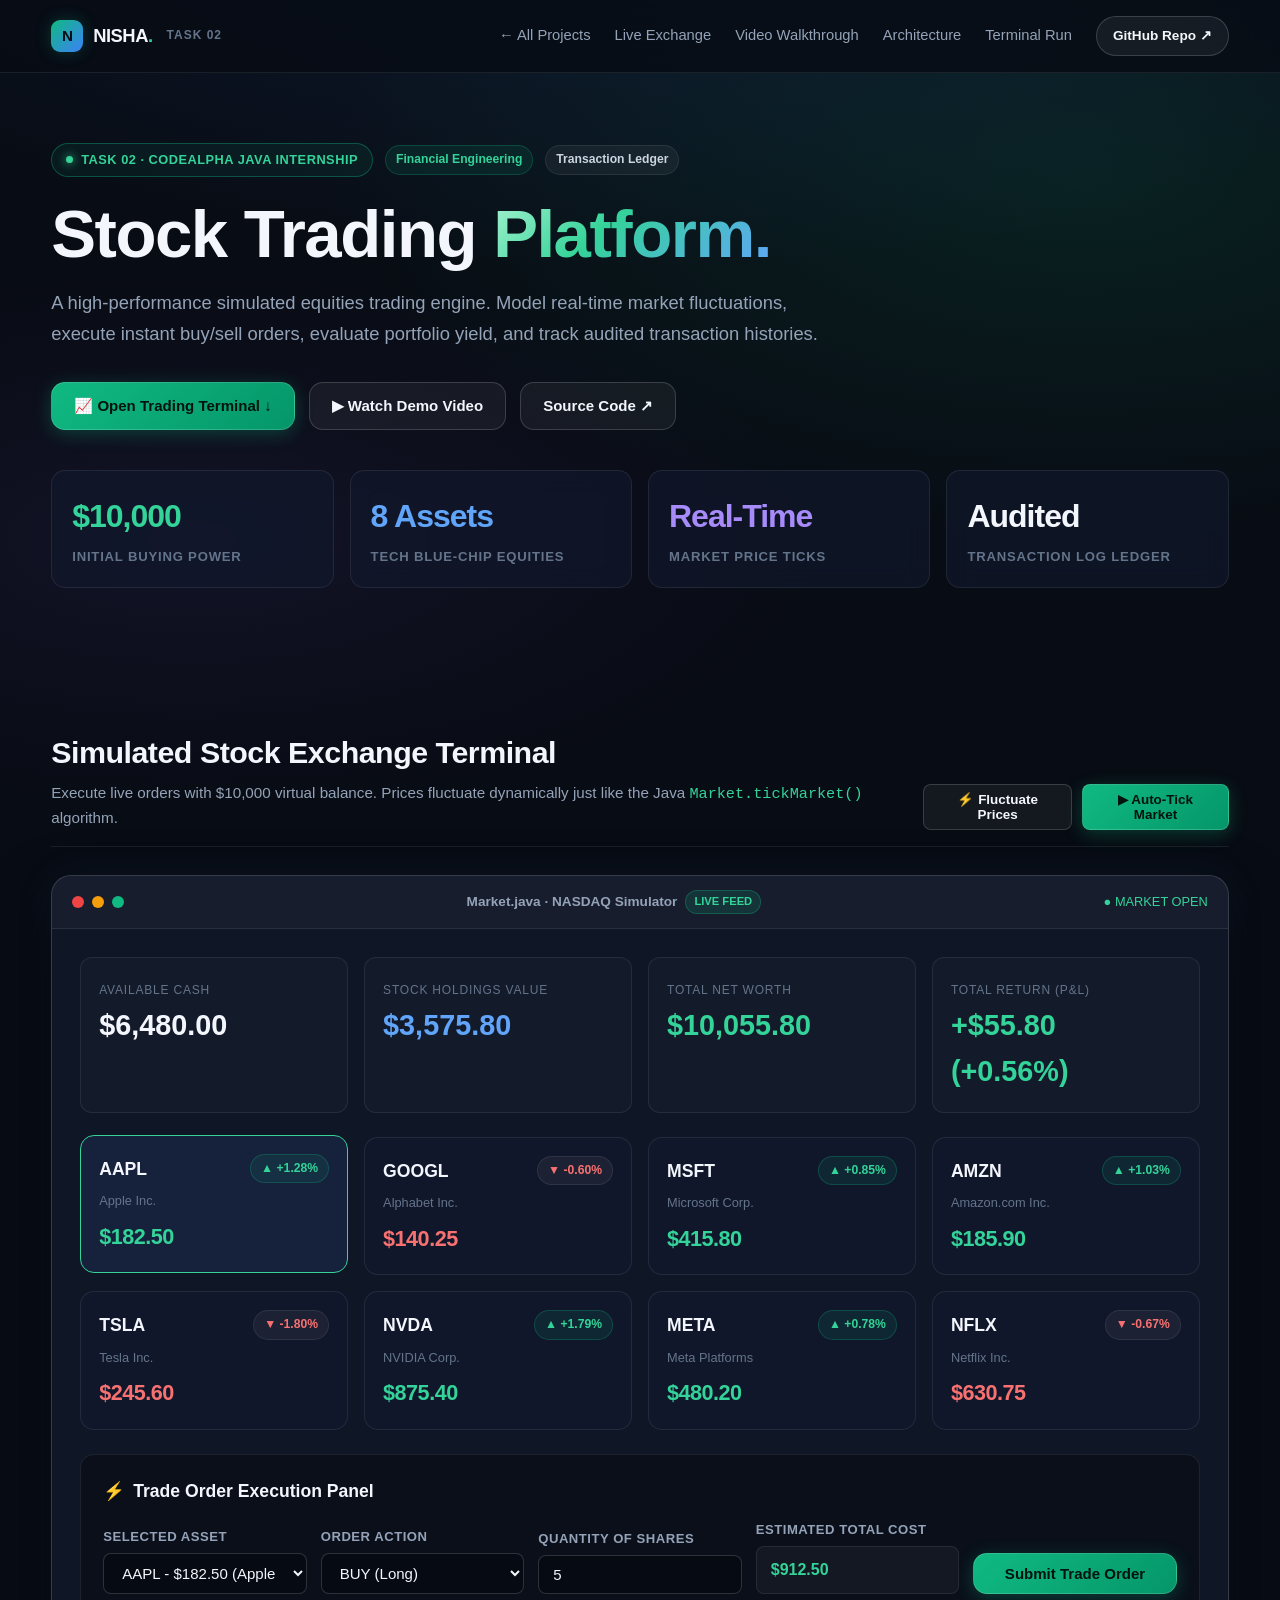
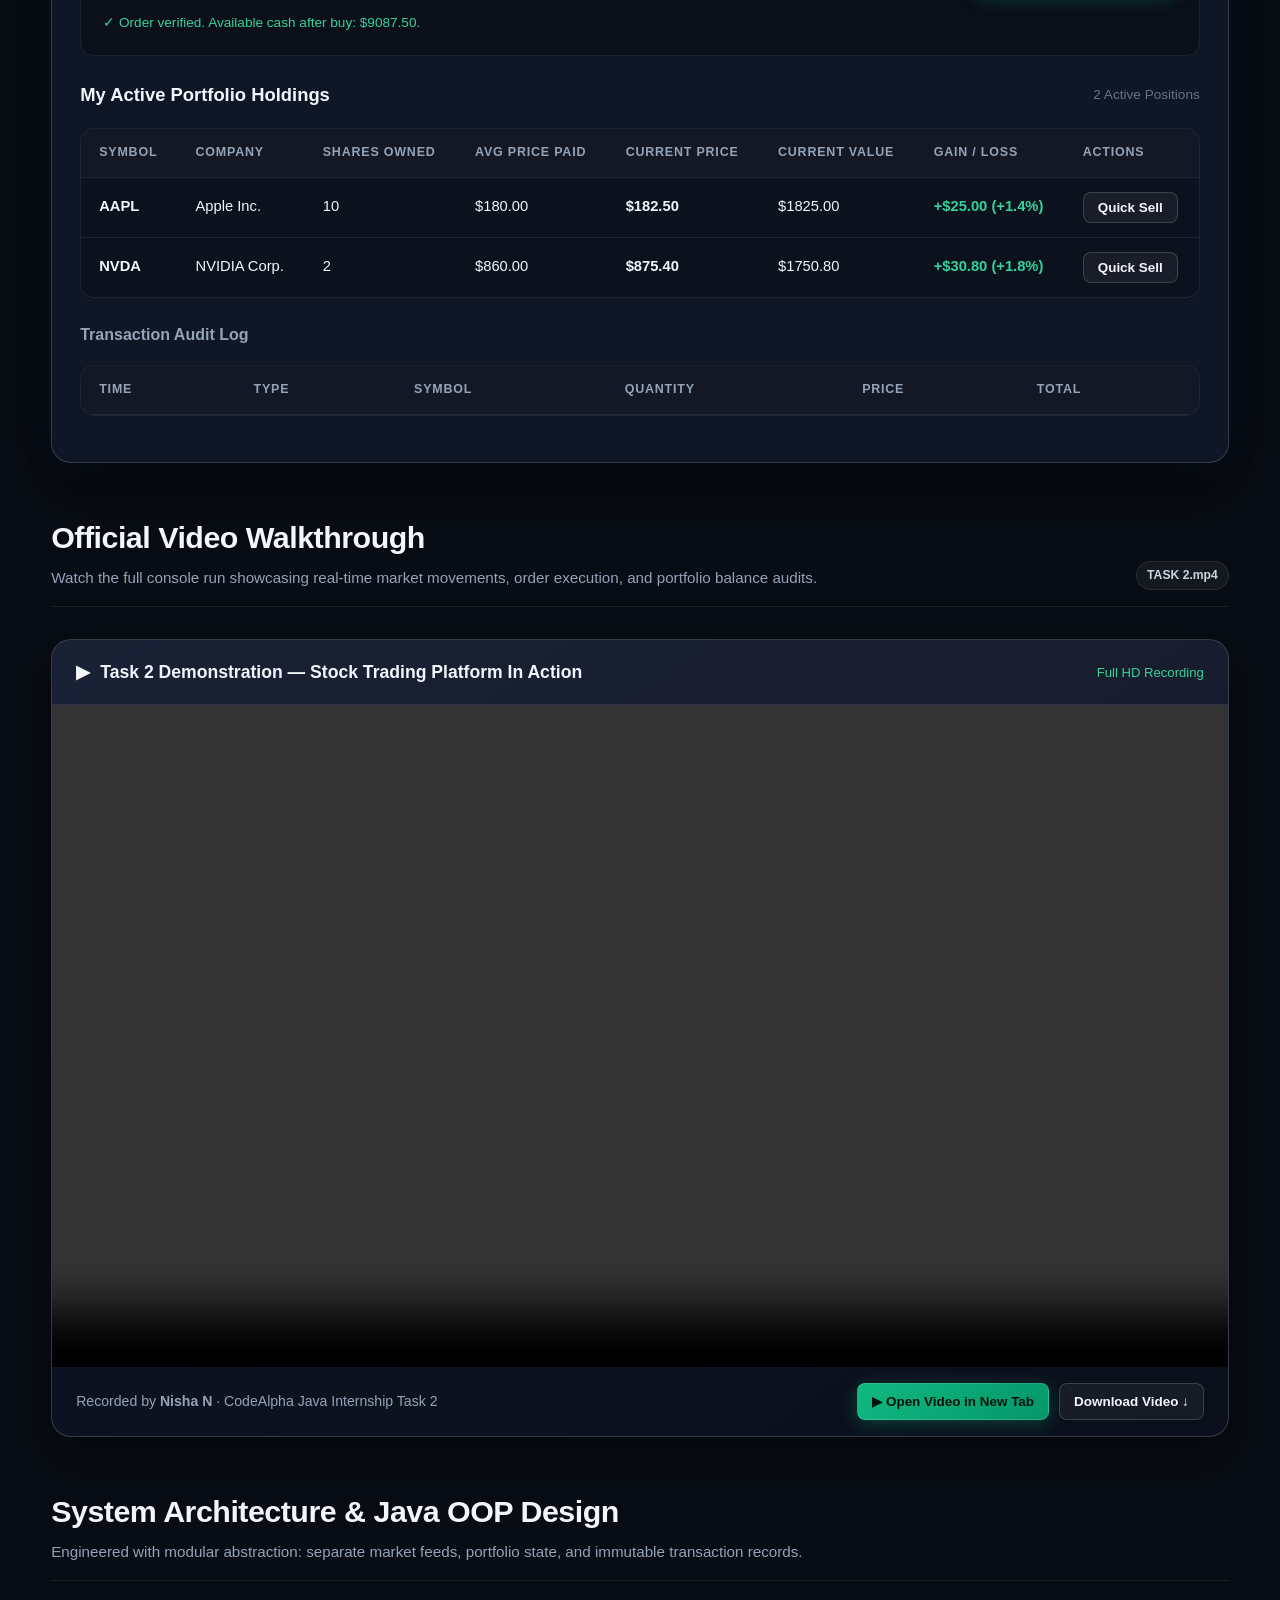
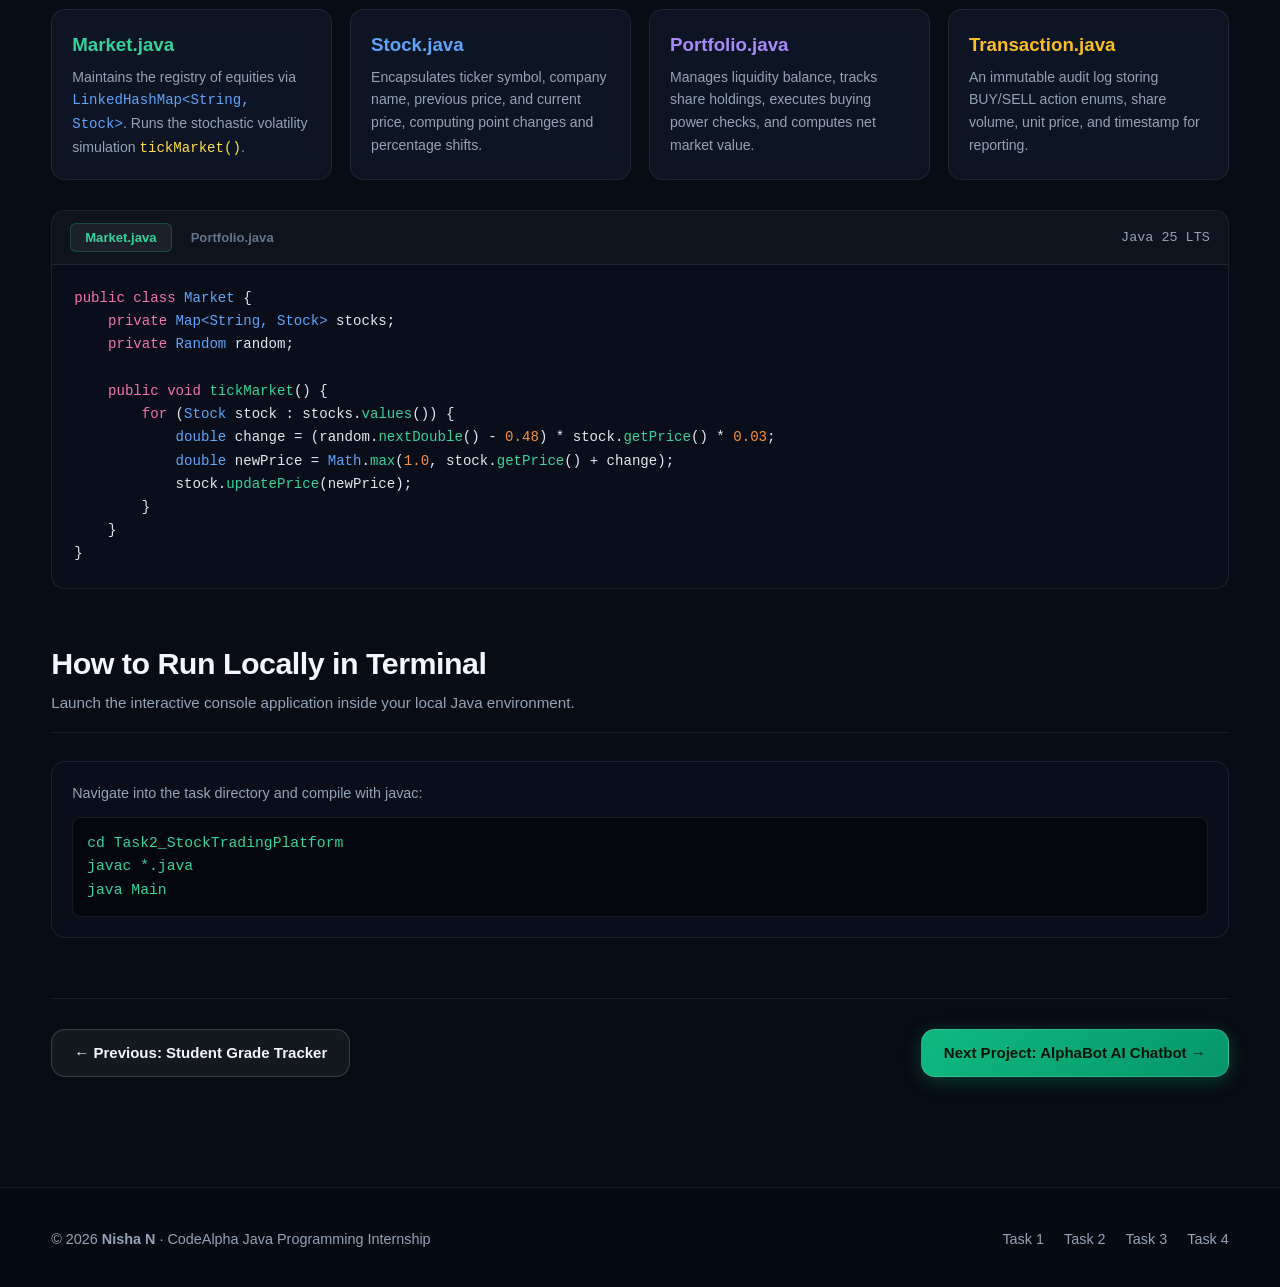
<file: stock-trading-platform.html>
<!doctype html>
<html lang="en">
<head>
  <meta charset="utf-8">
  <meta name="viewport" content="width=device-width, initial-scale=1">
  <meta name="description" content="Stock Trading Platform - Nisha N's CodeAlpha Java Project. Simulated market trading, live portfolio valuation, and interactive order book.">
  <title>Stock Trading Platform | Nisha N - CodeAlpha Java</title>
  <link rel="stylesheet" href="style.css">
  <link rel="icon" type="image/x-icon" href="favicon.ico">
</head>
<body>

  <!-- NAVIGATION -->
  <header class="nav-wrap">
    <div class="wrap nav">
      <a class="brand" href="index.html">
        <span class="brand-badge">N</span>
        <span>NISHA<span class="accent">.</span></span>
        <span class="subtag">Task 02</span>
      </a>
      <nav class="navlinks">
        <a href="index.html">← All Projects</a>
        <a href="#demo">Live Exchange</a>
        <a href="#video">Video Walkthrough</a>
        <a href="#architecture">Architecture</a>
        <a href="#terminal">Terminal Run</a>
        <a href="https://github.com/nishaediga193-tech/CodeAlpha_StockTradingPlatform" target="_blank" rel="noopener" class="nav-cta">GitHub Repo ↗</a>
      </nav>
    </div>
  </header>

  <main class="wrap">
    <!-- HERO -->
    <section class="hero">
      <div style="display:flex; align-items:center; gap:12px; flex-wrap:wrap;">
        <span class="eyebrow"><span class="pulse-dot"></span> TASK 02 · CODEALPHA JAVA INTERNSHIP</span>
        <span class="tag primary">Financial Engineering</span>
        <span class="tag">Transaction Ledger</span>
      </div>
      <h1>Stock Trading <span class="gradient">Platform.</span></h1>
      <p class="lead">
        A high-performance simulated equities trading engine. Model real-time market fluctuations, execute instant buy/sell orders, evaluate portfolio yield, and track audited transaction histories.
      </p>

      <div class="hero-actions">
        <a class="btn" href="#demo">📈 Open Trading Terminal ↓</a>
        <a class="btn secondary" href="#video">▶ Watch Demo Video</a>
        <a class="btn secondary" href="https://github.com/nishaediga193-tech/CodeAlpha_StockTradingPlatform" target="_blank" rel="noopener">Source Code ↗</a>
      </div>

      <!-- KEY HIGHLIGHT STATS -->
      <div class="stats-grid">
        <div class="stat-card">
          <div class="stat-num highlight">$10,000</div>
          <div class="stat-label">Initial Buying Power</div>
        </div>
        <div class="stat-card">
          <div class="stat-num blue">8 Assets</div>
          <div class="stat-label">Tech Blue-Chip Equities</div>
        </div>
        <div class="stat-card">
          <div class="stat-num purple">Real-Time</div>
          <div class="stat-label">Market Price Ticks</div>
        </div>
        <div class="stat-card">
          <div class="stat-num">Audited</div>
          <div class="stat-label">Transaction Log Ledger</div>
        </div>
      </div>
    </section>

    <!-- LIVE INTERACTIVE TRADING APP -->
    <section class="demo-section" id="demo">
      <div class="section-head">
        <div>
          <h2>Simulated Stock Exchange Terminal</h2>
          <p>Execute live orders with $10,000 virtual balance. Prices fluctuate dynamically just like the Java <code style="color:var(--primary-light)">Market.tickMarket()</code> algorithm.</p>
        </div>
        <div style="display:flex; gap:10px;">
          <button class="btn secondary sm" onclick="tickMarket()">⚡ Fluctuate Prices</button>
          <button class="btn sm" id="btn-auto-tick" onclick="toggleAutoTick()">▶ Auto-Tick Market</button>
        </div>
      </div>

      <div class="demo-window">
        <div class="demo-titlebar">
          <div class="demo-dots">
            <span class="dot red"></span>
            <span class="dot yellow"></span>
            <span class="dot green"></span>
          </div>
          <div class="demo-title">
            <span>Market.java · NASDAQ Simulator</span>
            <span class="demo-badge">LIVE FEED</span>
          </div>
          <div id="market-status" style="font-size:0.8rem; color:#34d399;">● MARKET OPEN</div>
        </div>

        <div class="demo-body">
          <!-- PORTFOLIO SUMMARY CARDS -->
          <div style="display:grid; grid-template-columns:repeat(auto-fit, minmax(200px, 1fr)); gap:16px; margin-bottom:24px;">
            <div style="background:rgba(255,255,255,0.02); border:1px solid var(--line); border-radius:12px; padding:18px;">
              <span style="font-size:0.75rem; color:var(--text-dim); text-transform:uppercase; letter-spacing:0.8px;">Available Cash</span>
              <div style="font-size:1.8rem; font-weight:800; color:var(--text);" id="wallet-cash">$10,000.00</div>
            </div>
            <div style="background:rgba(255,255,255,0.02); border:1px solid var(--line); border-radius:12px; padding:18px;">
              <span style="font-size:0.75rem; color:var(--text-dim); text-transform:uppercase; letter-spacing:0.8px;">Stock Holdings Value</span>
              <div style="font-size:1.8rem; font-weight:800; color:#60a5fa;" id="wallet-equity">$0.00</div>
            </div>
            <div style="background:rgba(255,255,255,0.02); border:1px solid var(--line); border-radius:12px; padding:18px;">
              <span style="font-size:0.75rem; color:var(--text-dim); text-transform:uppercase; letter-spacing:0.8px;">Total Net Worth</span>
              <div style="font-size:1.8rem; font-weight:800; color:var(--primary-light);" id="wallet-total">$10,000.00</div>
            </div>
            <div style="background:rgba(255,255,255,0.02); border:1px solid var(--line); border-radius:12px; padding:18px;">
              <span style="font-size:0.75rem; color:var(--text-dim); text-transform:uppercase; letter-spacing:0.8px;">Total Return (P&amp;L)</span>
              <div style="font-size:1.8rem; font-weight:800; color:#34d399;" id="wallet-pnl">+$0.00 (0.0%)</div>
            </div>
          </div>

          <!-- LIVE MARKET TICKER CARDS -->
          <div class="stock-grid" id="marketCards">
            <!-- Dynamically injected -->
          </div>

          <!-- ORDER EXECUTION FORM -->
          <div style="background:rgba(0,0,0,0.3); border:1px solid var(--line); border-radius:14px; padding:22px; margin-bottom:24px;">
            <h3 style="font-size:1.1rem; margin-bottom:14px; display:flex; align-items:center; gap:8px;">
              <span>⚡</span> Trade Order Execution Panel
            </h3>
            <div class="form-row">
              <div class="form-group">
                <label>Selected Asset</label>
                <select id="tradeStock" class="form-control" onchange="updateTradeEstimate()">
                  <!-- Injected options -->
                </select>
              </div>
              <div class="form-group">
                <label>Order Action</label>
                <select id="tradeAction" class="form-control" onchange="updateTradeEstimate()">
                  <option value="BUY">BUY (Long)</option>
                  <option value="SELL">SELL (Exit)</option>
                </select>
              </div>
              <div class="form-group">
                <label>Quantity of Shares</label>
                <input type="number" id="tradeQty" class="form-control" min="1" step="1" value="5" oninput="updateTradeEstimate()">
              </div>
              <div class="form-group">
                <label>Estimated Total Cost</label>
                <div style="padding:10px 14px; background:rgba(255,255,255,0.04); border:1px solid var(--line); border-radius:var(--radius-sm); font-size:1rem; font-weight:800; color:var(--primary-light);" id="tradeTotal">
                  $0.00
                </div>
              </div>
              <div class="form-group" style="align-self: flex-end;">
                <button class="btn" style="width:100%;" onclick="executeOrder()">Submit Trade Order</button>
              </div>
            </div>
            <div id="tradeNotice" style="font-size:0.85rem; color:var(--text-dim); margin-top:6px;">Select stock and quantity to compute estimated execution cost.</div>
          </div>

          <!-- PORTFOLIO HOLDINGS & TRANSACTION LEDGER TABS -->
          <div style="display:flex; justify-content:space-between; align-items:center; margin-bottom:14px;">
            <h3 style="font-size:1.15rem;">My Active Portfolio Holdings</h3>
            <span style="font-size:0.85rem; color:var(--text-dim);" id="holdings-count">0 Positions Active</span>
          </div>

          <div class="table-container">
            <table class="data-table">
              <thead>
                <tr>
                  <th>Symbol</th>
                  <th>Company</th>
                  <th>Shares Owned</th>
                  <th>Avg Price Paid</th>
                  <th>Current Price</th>
                  <th>Current Value</th>
                  <th>Gain / Loss</th>
                  <th>Actions</th>
                </tr>
              </thead>
              <tbody id="holdingsTableBody">
                <!-- Dynamically populated -->
              </tbody>
            </table>
          </div>

          <!-- TRANSACTION HISTORY -->
          <div style="margin-top:24px;">
            <h4 style="font-size:1rem; color:var(--text-muted); margin-bottom:12px;">Transaction Audit Log</h4>
            <div class="table-container" style="max-height: 220px; overflow-y:auto;">
              <table class="data-table" style="font-size:0.85rem;">
                <thead>
                  <tr>
                    <th>Time</th>
                    <th>Type</th>
                    <th>Symbol</th>
                    <th>Quantity</th>
                    <th>Price</th>
                    <th>Total</th>
                  </tr>
                </thead>
                <tbody id="txTableBody">
                  <!-- Injected transaction items -->
                </tbody>
              </table>
            </div>
          </div>
        </div>
      </div>
    </section>

    <!-- VIDEO DEMO SHOWCASE -->
    <section class="demo-section" id="video">
      <div class="section-head">
        <div>
          <h2>Official Video Walkthrough</h2>
          <p>Watch the full console run showcasing real-time market movements, order execution, and portfolio balance audits.</p>
        </div>
        <span class="tag">TASK 2.mp4</span>
      </div>

      <div class="video-card">
        <div class="video-header">
          <h3><span>▶</span> Task 2 Demonstration — Stock Trading Platform In Action</h3>
          <span style="font-size:0.82rem; color:var(--primary-light);">Full HD Recording</span>
        </div>
        <div class="video-player-box">
          <video controls preload="auto" playsinline style="width:100%; height:100%; background:#000;">
            <source src="TASK%202.mp4" type="video/mp4">
            <source src="TASK 2.mp4" type="video/mp4">
            Your browser does not support the video tag.
          </video>
        </div>
        <div class="video-footer">
          <div>Recorded by <strong>Nisha N</strong> · CodeAlpha Java Internship Task 2</div>
          <div style="display:flex; gap:10px;">
            <a href="TASK%202.mp4" target="_blank" class="btn sm">▶ Open Video in New Tab</a>
            <a href="TASK%202.mp4" download class="btn secondary sm">Download Video ↓</a>
          </div>
        </div>
      </div>
    </section>

    <!-- CODE ARCHITECTURE & SYSTEM DESIGN -->
    <section class="demo-section" id="architecture">
      <div class="section-head">
        <div>
          <h2>System Architecture & Java OOP Design</h2>
          <p>Engineered with modular abstraction: separate market feeds, portfolio state, and immutable transaction records.</p>
        </div>
      </div>

      <div style="display:grid; grid-template-columns:repeat(auto-fit, minmax(260px, 1fr)); gap:18px; margin-bottom:30px;">
        <div class="stat-card">
          <h3 style="color:var(--primary-light); margin-bottom:6px;">Market.java</h3>
          <p style="color:var(--text-muted); font-size:0.88rem;">
            Maintains the registry of equities via <code style="color:#60a5fa;">LinkedHashMap&lt;String, Stock&gt;</code>. Runs the stochastic volatility simulation <code style="color:#fde047;">tickMarket()</code>.
          </p>
        </div>
        <div class="stat-card">
          <h3 style="color:#60a5fa; margin-bottom:6px;">Stock.java</h3>
          <p style="color:var(--text-muted); font-size:0.88rem;">
            Encapsulates ticker symbol, company name, previous price, and current price, computing point changes and percentage shifts.
          </p>
        </div>
        <div class="stat-card">
          <h3 style="color:#a78bfa; margin-bottom:6px;">Portfolio.java</h3>
          <p style="color:var(--text-muted); font-size:0.88rem;">
            Manages liquidity balance, tracks share holdings, executes buying power checks, and computes net market value.
          </p>
        </div>
        <div class="stat-card">
          <h3 style="color:#fbbf24; margin-bottom:6px;">Transaction.java</h3>
          <p style="color:var(--text-muted); font-size:0.88rem;">
            An immutable audit log storing BUY/SELL action enums, share volume, unit price, and timestamp for reporting.
          </p>
        </div>
      </div>

      <!-- CODE EXPLORER TABS -->
      <div class="code-panel">
        <div class="code-header">
          <div class="code-tabs">
            <button class="code-tab active" onclick="switchCode('market')">Market.java</button>
            <button class="code-tab" onclick="switchCode('portfolio')">Portfolio.java</button>
          </div>
          <span>Java 25 LTS</span>
        </div>
        <pre class="code-block" id="codeDisplay"><span class="kw">public class</span> <span class="type">Market</span> {
    <span class="kw">private</span> <span class="type">Map&lt;String, Stock&gt;</span> stocks;
    <span class="kw">private</span> <span class="type">Random</span> random;

    <span class="kw">public void</span> <span class="fn">tickMarket</span>() {
        <span class="kw">for</span> (<span class="type">Stock</span> stock : stocks.<span class="fn">values</span>()) {
            <span class="type">double</span> change = (random.<span class="fn">nextDouble</span>() - <span class="num">0.48</span>) * stock.<span class="fn">getPrice</span>() * <span class="num">0.03</span>;
            <span class="type">double</span> newPrice = <span class="type">Math</span>.<span class="fn">max</span>(<span class="num">1.0</span>, stock.<span class="fn">getPrice</span>() + change);
            stock.<span class="fn">updatePrice</span>(newPrice);
        }
    }
}</pre>
      </div>
    </section>

    <!-- TERMINAL RUN GUIDE -->
    <section class="demo-section" id="terminal">
      <div class="section-head">
        <div>
          <h2>How to Run Locally in Terminal</h2>
          <p>Launch the interactive console application inside your local Java environment.</p>
        </div>
      </div>

      <div style="background:#090e1a; border:1px solid var(--line); border-radius:var(--radius-md); padding:20px;">
        <p style="color:var(--text-muted); font-size:0.9rem; margin-bottom:12px;">Navigate into the task directory and compile with javac:</p>
        <pre style="background:#04070e; padding:14px; border-radius:8px; border:1px solid var(--line); color:#34d399; font-family:var(--font-mono); font-size:0.92rem; overflow-x:auto;">
cd Task2_StockTradingPlatform
javac *.java
java Main</pre>
      </div>
    </section>

    <!-- PROJECT NAVIGATOR -->
    <div style="display:flex; justify-content:space-between; align-items:center; padding:30px 0; border-top:1px solid var(--line); margin-top:60px; flex-wrap:wrap; gap:16px;">
      <a href="student-grade-tracker.html" class="btn secondary">← Previous: Student Grade Tracker</a>
      <a href="alphabot-chatbot.html" class="btn">Next Project: AlphaBot AI Chatbot →</a>
    </div>
  </main>

  <!-- FOOTER -->
  <footer class="footer-wrap">
    <div class="wrap footer-content">
      <div>
        © 2026 <strong>Nisha N</strong> · CodeAlpha Java Programming Internship
      </div>
      <div class="footer-nav">
        <a href="student-grade-tracker.html">Task 1</a>
        <a href="stock-trading-platform.html">Task 2</a>
        <a href="alphabot-chatbot.html">Task 3</a>
        <a href="hotel-reservation.html">Task 4</a>
      </div>
    </div>
  </footer>

  <!-- SCRIPT ENGINE -->
  <script>
    let cash = 10000.00;
    const initialCash = 10000.00;
    let holdings = {}; // symbol: { shares, totalCost }
    let transactions = [];
    let autoTickInterval = null;

    const stocks = {
      AAPL: { name: "Apple Inc.", price: 182.50, prev: 180.20 },
      GOOGL: { name: "Alphabet Inc.", price: 140.25, prev: 141.10 },
      MSFT: { name: "Microsoft Corp.", price: 415.80, prev: 412.30 },
      AMZN: { name: "Amazon.com Inc.", price: 185.90, prev: 184.00 },
      TSLA: { name: "Tesla Inc.", price: 245.60, prev: 250.10 },
      NVDA: { name: "NVIDIA Corp.", price: 875.40, prev: 860.00 },
      META: { name: "Meta Platforms", price: 480.20, prev: 476.50 },
      NFLX: { name: "Netflix Inc.", price: 630.75, prev: 635.00 }
    };

    function renderMarket() {
      const container = document.getElementById("marketCards");
      const select = document.getElementById("tradeStock");
      const currentSelected = select.value || "AAPL";

      container.innerHTML = "";
      select.innerHTML = "";

      for (const [sym, s] of Object.entries(stocks)) {
        const change = s.price - s.prev;
        const changePct = (change / s.prev) * 100;
        const isUp = change >= 0;

        const card = document.createElement("div");
        card.className = `stock-card ${sym === currentSelected ? 'selected' : ''}`;
        card.onclick = () => {
          select.value = sym;
          updateTradeEstimate();
          document.querySelectorAll('.stock-card').forEach(c => c.classList.remove('selected'));
          card.classList.add('selected');
        };

        card.innerHTML = `
          <div class="stock-card-top">
            <span class="stock-sym">${sym}</span>
            <span class="tag ${isUp ? 'primary' : ''}" style="color:${isUp ? '#34d399' : '#f87171'};">
              ${isUp ? '▲ +' : '▼ '}${changePct.toFixed(2)}%
            </span>
          </div>
          <div style="font-size:0.8rem; color:var(--text-dim); margin-bottom:8px;">${s.name}</div>
          <div class="stock-price ${isUp ? 'price-up' : 'price-down'}">$${s.price.toFixed(2)}</div>
        `;
        container.appendChild(card);

        const opt = document.createElement("option");
        opt.value = sym;
        opt.innerText = `${sym} - $${s.price.toFixed(2)} (${s.name})`;
        select.appendChild(opt);
      }

      select.value = currentSelected;
      updateTradeEstimate();
      renderHoldings();
    }

    function tickMarket() {
      for (const sym in stocks) {
        const s = stocks[sym];
        s.prev = s.price;
        const delta = (Math.random() - 0.48) * s.price * 0.025;
        s.price = Math.max(1.0, s.price + delta);
      }
      renderMarket();
    }

    function toggleAutoTick() {
      const btn = document.getElementById("btn-auto-tick");
      if (autoTickInterval) {
        clearInterval(autoTickInterval);
        autoTickInterval = null;
        btn.innerText = "▶ Auto-Tick Market";
        btn.classList.remove("danger");
      } else {
        autoTickInterval = setInterval(tickMarket, 2500);
        btn.innerText = "⏸ Pause Auto-Tick";
        btn.classList.add("danger");
      }
    }

    function updateTradeEstimate() {
      const sym = document.getElementById("tradeStock").value;
      const qty = parseInt(document.getElementById("tradeQty").value) || 0;
      const action = document.getElementById("tradeAction").value;
      const stock = stocks[sym];

      if (!stock || qty <= 0) {
        document.getElementById("tradeTotal").innerText = "$0.00";
        document.getElementById("tradeNotice").innerText = "Enter a valid quantity.";
        return;
      }

      const total = stock.price * qty;
      document.getElementById("tradeTotal").innerText = `$${total.toFixed(2)}`;

      if (action === "BUY") {
        if (total > cash) {
          document.getElementById("tradeNotice").innerHTML = `<span style="color:#f87171;">⚠️ Insufficient funds. You need $${(total - cash).toFixed(2)} more.</span>`;
        } else {
          document.getElementById("tradeNotice").innerHTML = `<span style="color:#34d399;">✓ Order verified. Available cash after buy: $${(cash - total).toFixed(2)}.</span>`;
        }
      } else {
        const owned = holdings[sym] ? holdings[sym].shares : 0;
        if (qty > owned) {
          document.getElementById("tradeNotice").innerHTML = `<span style="color:#f87171;">⚠️ You only own ${owned} shares of ${sym}.</span>`;
        } else {
          document.getElementById("tradeNotice").innerHTML = `<span style="color:#34d399;">✓ Ready to sell. You will receive $${total.toFixed(2)}.</span>`;
        }
      }
    }

    function executeOrder() {
      const sym = document.getElementById("tradeStock").value;
      const qty = parseInt(document.getElementById("tradeQty").value) || 0;
      const action = document.getElementById("tradeAction").value;
      const stock = stocks[sym];

      if (!stock || qty <= 0) return;
      const total = stock.price * qty;

      if (action === "BUY") {
        if (total > cash) {
          alert("Insufficient cash to execute this buy order!");
          return;
        }
        cash -= total;
        if (!holdings[sym]) {
          holdings[sym] = { shares: 0, totalCost: 0 };
        }
        holdings[sym].shares += qty;
        holdings[sym].totalCost += total;
      } else {
        const owned = holdings[sym] ? holdings[sym].shares : 0;
        if (qty > owned) {
          alert(`You only hold ${owned} shares of ${sym}!`);
          return;
        }
        cash += total;
        const avgCost = holdings[sym].totalCost / holdings[sym].shares;
        holdings[sym].shares -= qty;
        holdings[sym].totalCost -= (avgCost * qty);
        if (holdings[sym].shares === 0) {
          delete holdings[sym];
        }
      }

      // Record transaction
      const now = new Date().toLocaleTimeString();
      transactions.unshift({
        time: now,
        type: action,
        symbol: sym,
        qty: qty,
        price: stock.price,
        total: total
      });

      renderHoldings();
      renderTransactions();
      updateTradeEstimate();
    }

    function renderHoldings() {
      const tbody = document.getElementById("holdingsTableBody");
      tbody.innerHTML = "";

      let equity = 0;
      let count = 0;

      for (const sym in holdings) {
        const h = holdings[sym];
        const s = stocks[sym];
        const curVal = h.shares * s.price;
        equity += curVal;
        count++;

        const avgPrice = h.totalCost / h.shares;
        const gain = curVal - h.totalCost;
        const gainPct = (gain / h.totalCost) * 100;
        const isUp = gain >= 0;

        const tr = document.createElement("tr");
        tr.innerHTML = `
          <td><strong>${sym}</strong></td>
          <td>${s.name}</td>
          <td>${h.shares}</td>
          <td>$${avgPrice.toFixed(2)}</td>
          <td><strong>$${s.price.toFixed(2)}</strong></td>
          <td>$${curVal.toFixed(2)}</td>
          <td style="color:${isUp ? '#34d399' : '#f87171'}; font-weight:700;">
            ${isUp ? '+' : ''}$${gain.toFixed(2)} (${isUp ? '+' : ''}${gainPct.toFixed(1)}%)
          </td>
          <td>
            <button class="btn secondary sm" onclick="quickSell('${sym}')">Quick Sell</button>
          </td>
        `;
        tbody.appendChild(tr);
      }

      if (count === 0) {
        tbody.innerHTML = `<tr><td colspan="8" style="text-align:center; color:var(--text-dim); padding:24px;">No stocks owned yet. Use the Trade Panel above to execute your first order!</td></tr>`;
      }

      const netWorth = cash + equity;
      const totalPnl = netWorth - initialCash;
      const totalPnlPct = (totalPnl / initialCash) * 100;
      const isProfitable = totalPnl >= 0;

      document.getElementById("wallet-cash").innerText = `$${cash.toLocaleString('en-US', {minimumFractionDigits: 2, maximumFractionDigits: 2})}`;
      document.getElementById("wallet-equity").innerText = `$${equity.toLocaleString('en-US', {minimumFractionDigits: 2, maximumFractionDigits: 2})}`;
      document.getElementById("wallet-total").innerText = `$${netWorth.toLocaleString('en-US', {minimumFractionDigits: 2, maximumFractionDigits: 2})}`;
      
      const pnlEl = document.getElementById("wallet-pnl");
      pnlEl.innerText = `${isProfitable ? '+' : ''}$${totalPnl.toFixed(2)} (${isProfitable ? '+' : ''}${totalPnlPct.toFixed(2)}%)`;
      pnlEl.style.color = isProfitable ? "#34d399" : "#f87171";

      document.getElementById("holdings-count").innerText = `${count} Active Position${count === 1 ? '' : 's'}`;
    }

    function quickSell(sym) {
      document.getElementById("tradeStock").value = sym;
      document.getElementById("tradeAction").value = "SELL";
      document.getElementById("tradeQty").value = holdings[sym] ? holdings[sym].shares : 1;
      updateTradeEstimate();
    }

    function renderTransactions() {
      const tbody = document.getElementById("txTableBody");
      tbody.innerHTML = "";
      transactions.slice(0, 10).forEach(t => {
        const tr = document.createElement("tr");
        tr.innerHTML = `
          <td>${t.time}</td>
          <td><span class="tag ${t.type === 'BUY' ? 'primary' : ''}" style="color:${t.type === 'BUY' ? '#34d399' : '#f87171'};">${t.type}</span></td>
          <td><strong>${t.symbol}</strong></td>
          <td>${t.qty}</td>
          <td>$${t.price.toFixed(2)}</td>
          <td>$${t.total.toFixed(2)}</td>
        `;
        tbody.appendChild(tr);
      });
    }

    const codeSnippets = {
      market: `<span class="kw">public class</span> <span class="type">Market</span> {
    <span class="kw">private</span> <span class="type">Map&lt;String, Stock&gt;</span> stocks;
    <span class="kw">private</span> <span class="type">Random</span> random;

    <span class="kw">public void</span> <span class="fn">tickMarket</span>() {
        <span class="kw">for</span> (<span class="type">Stock</span> stock : stocks.<span class="fn">values</span>()) {
            <span class="type">double</span> change = (random.<span class="fn">nextDouble</span>() - <span class="num">0.48</span>) * stock.<span class="fn">getPrice</span>() * <span class="num">0.03</span>;
            <span class="type">double</span> newPrice = <span class="type">Math</span>.<span class="fn">max</span>(<span class="num">1.0</span>, stock.<span class="fn">getPrice</span>() + change);
            stock.<span class="fn">updatePrice</span>(newPrice);
        }
    }
}`,
      portfolio: `<span class="kw">public class</span> <span class="type">Portfolio</span> {
    <span class="kw">private double</span> balance;
    <span class="kw">private</span> <span class="type">Map&lt;String, Integer&gt;</span> holdings;

    <span class="kw">public boolean</span> <span class="fn">buyStock</span>(<span class="type">Stock</span> stock, <span class="type">int</span> qty) {
        <span class="type">double</span> cost = stock.<span class="fn">getPrice</span>() * qty;
        <span class="kw">if</span> (cost &gt; balance) <span class="kw">return false</span>;
        balance -= cost;
        holdings.<span class="fn">put</span>(stock.<span class="fn">getSymbol</span>(), holdings.<span class="fn">getOrDefault</span>(stock.<span class="fn">getSymbol</span>(), <span class="num">0</span>) + qty);
        <span class="kw">return true</span>;
    }
}`
    };

    function switchCode(tab) {
      document.querySelectorAll('.code-tab').forEach(b => b.classList.remove('active'));
      event.target.classList.add('active');
      document.getElementById('codeDisplay').innerHTML = codeSnippets[tab];
    }

    // Startup
    renderMarket();
    // Pre-populate demo position
    holdings["AAPL"] = { shares: 10, totalCost: 1800.00 };
    holdings["NVDA"] = { shares: 2, totalCost: 1720.00 };
    cash = 10000.00 - 1800.00 - 1720.00;
    renderHoldings();
  </script>
</body>
</html>
</file>
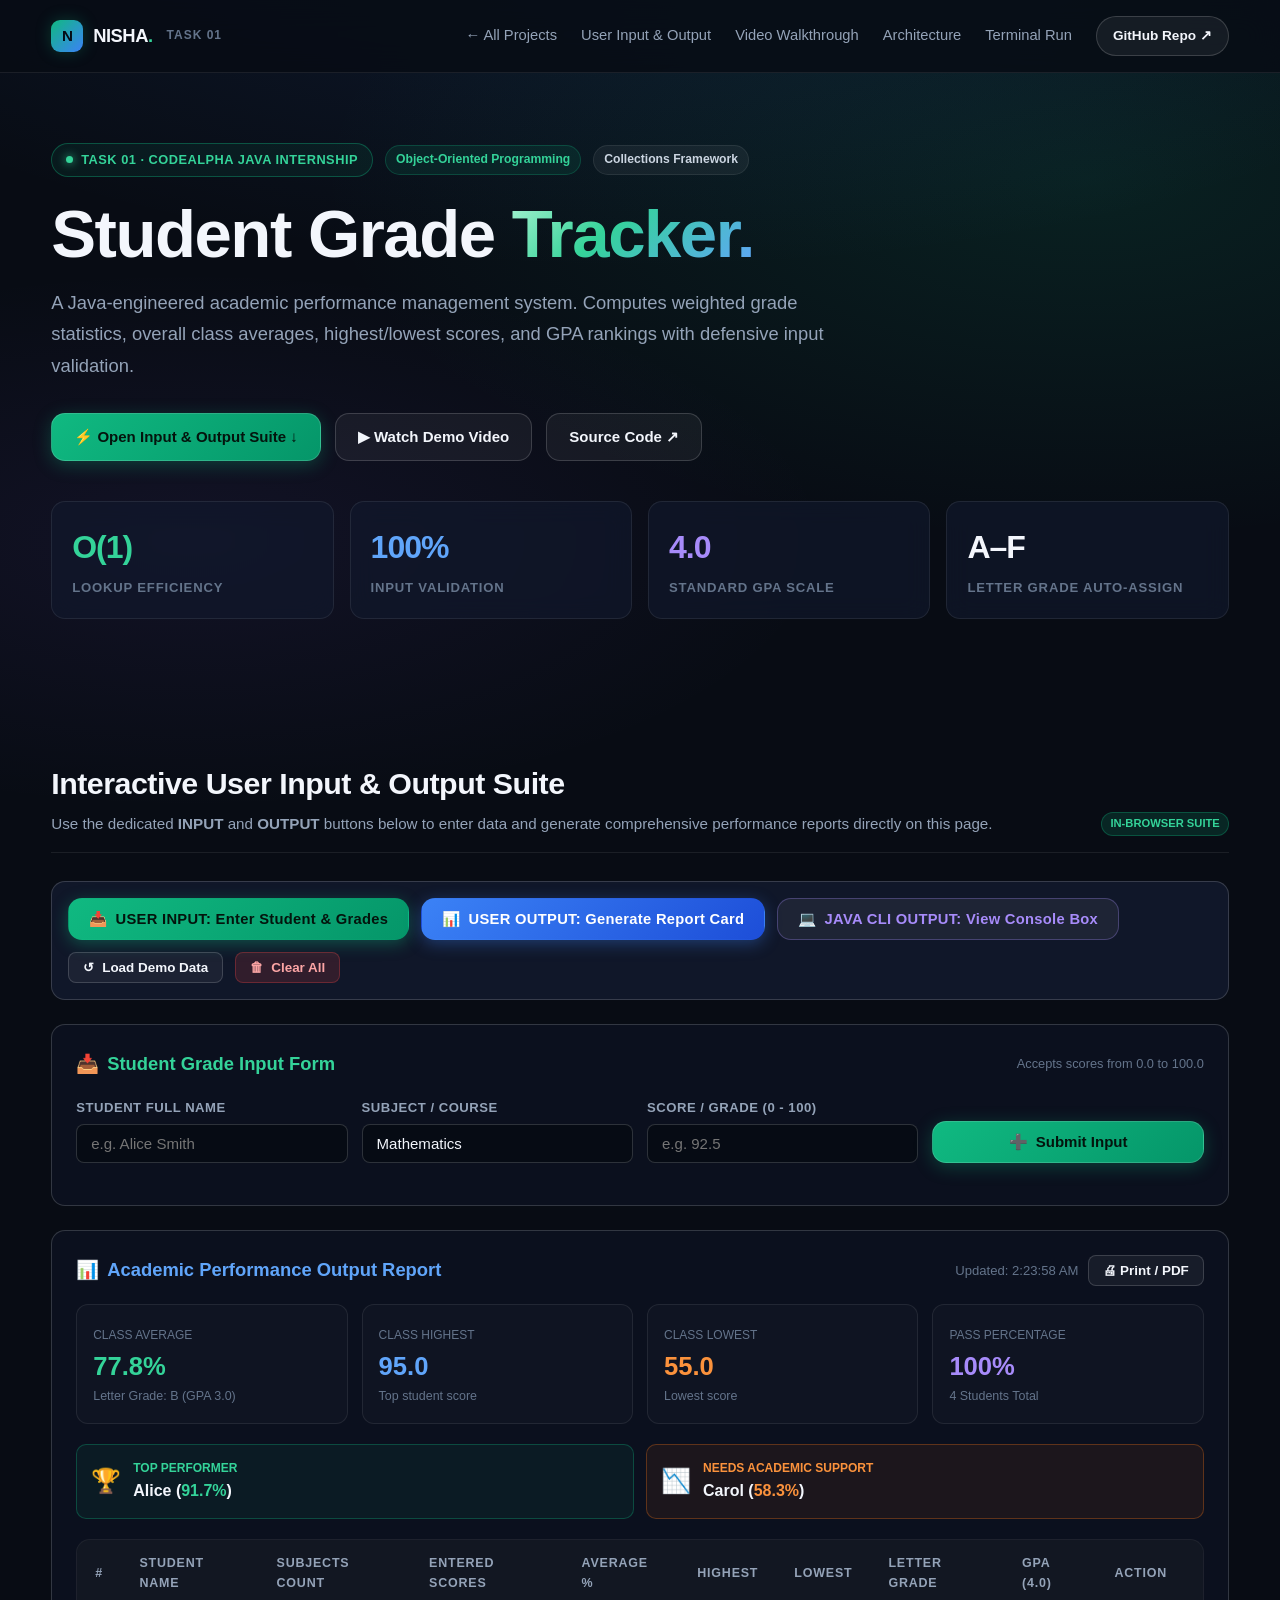
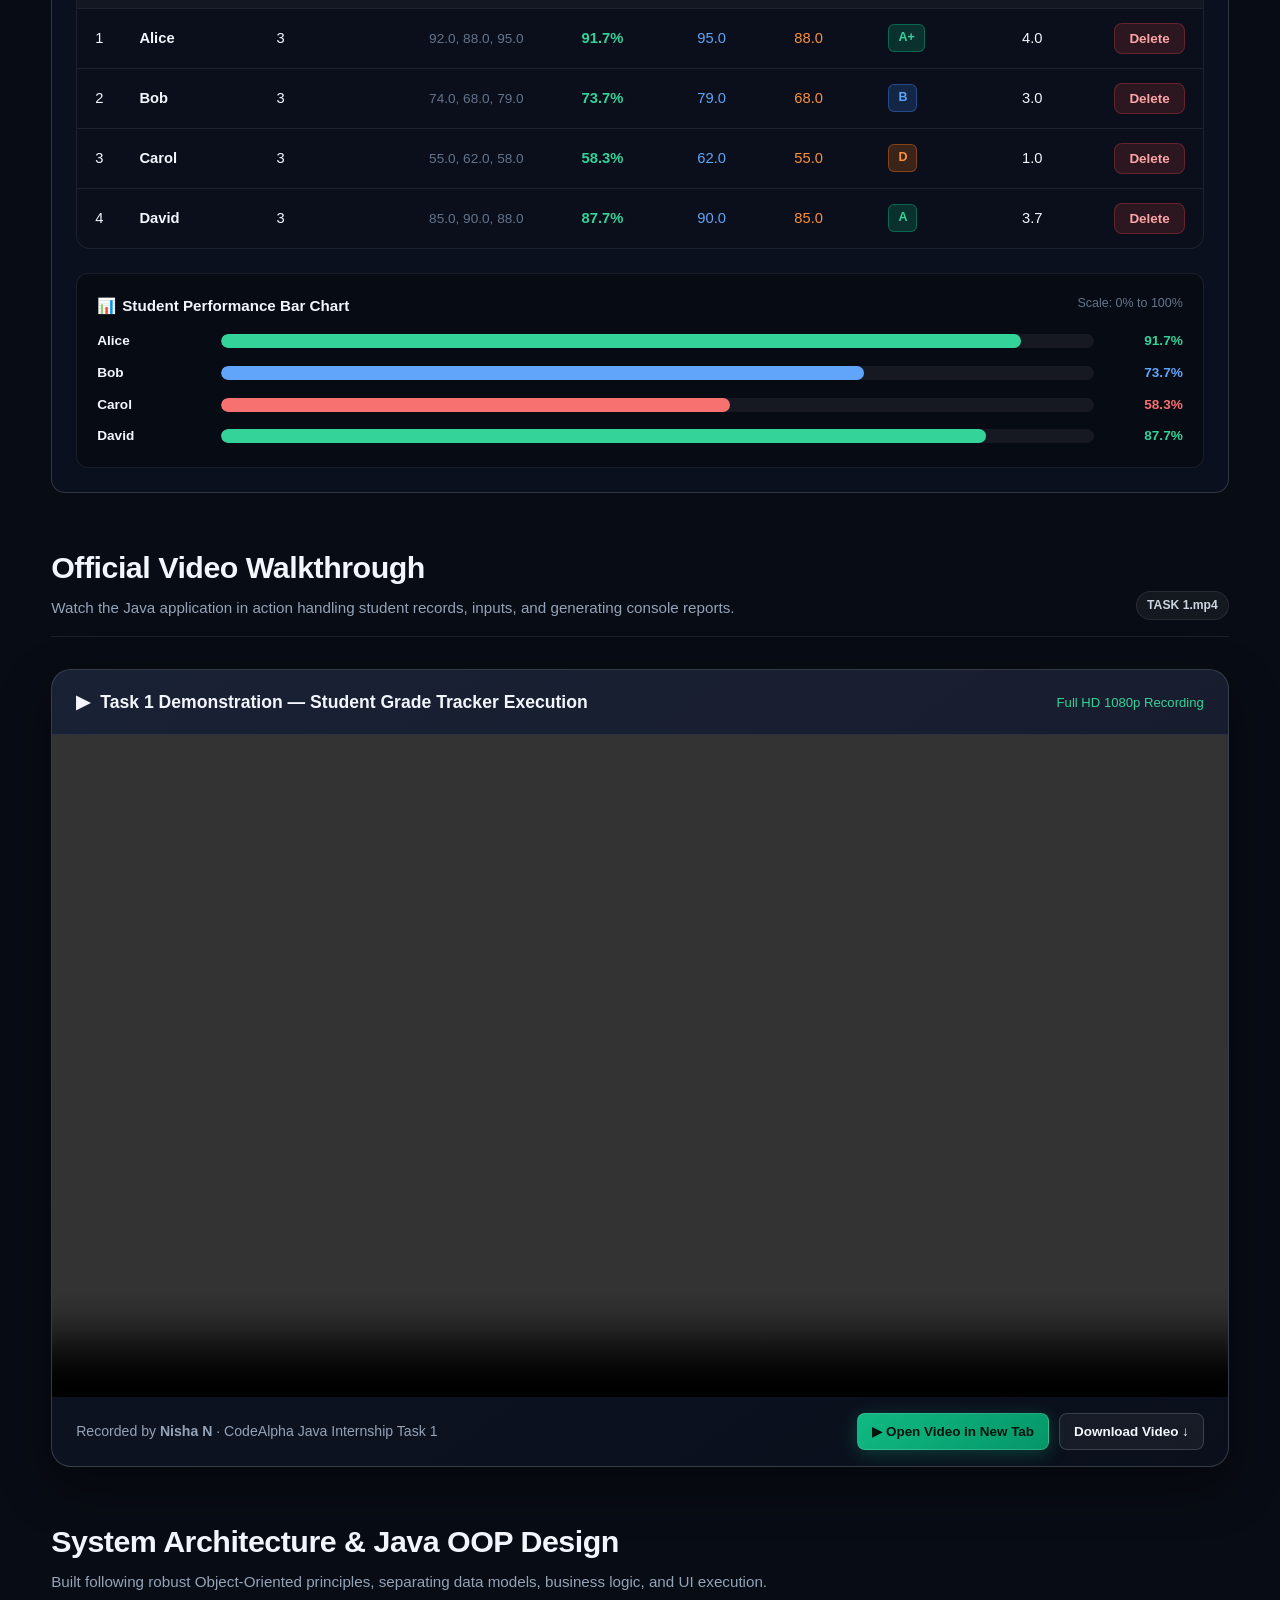
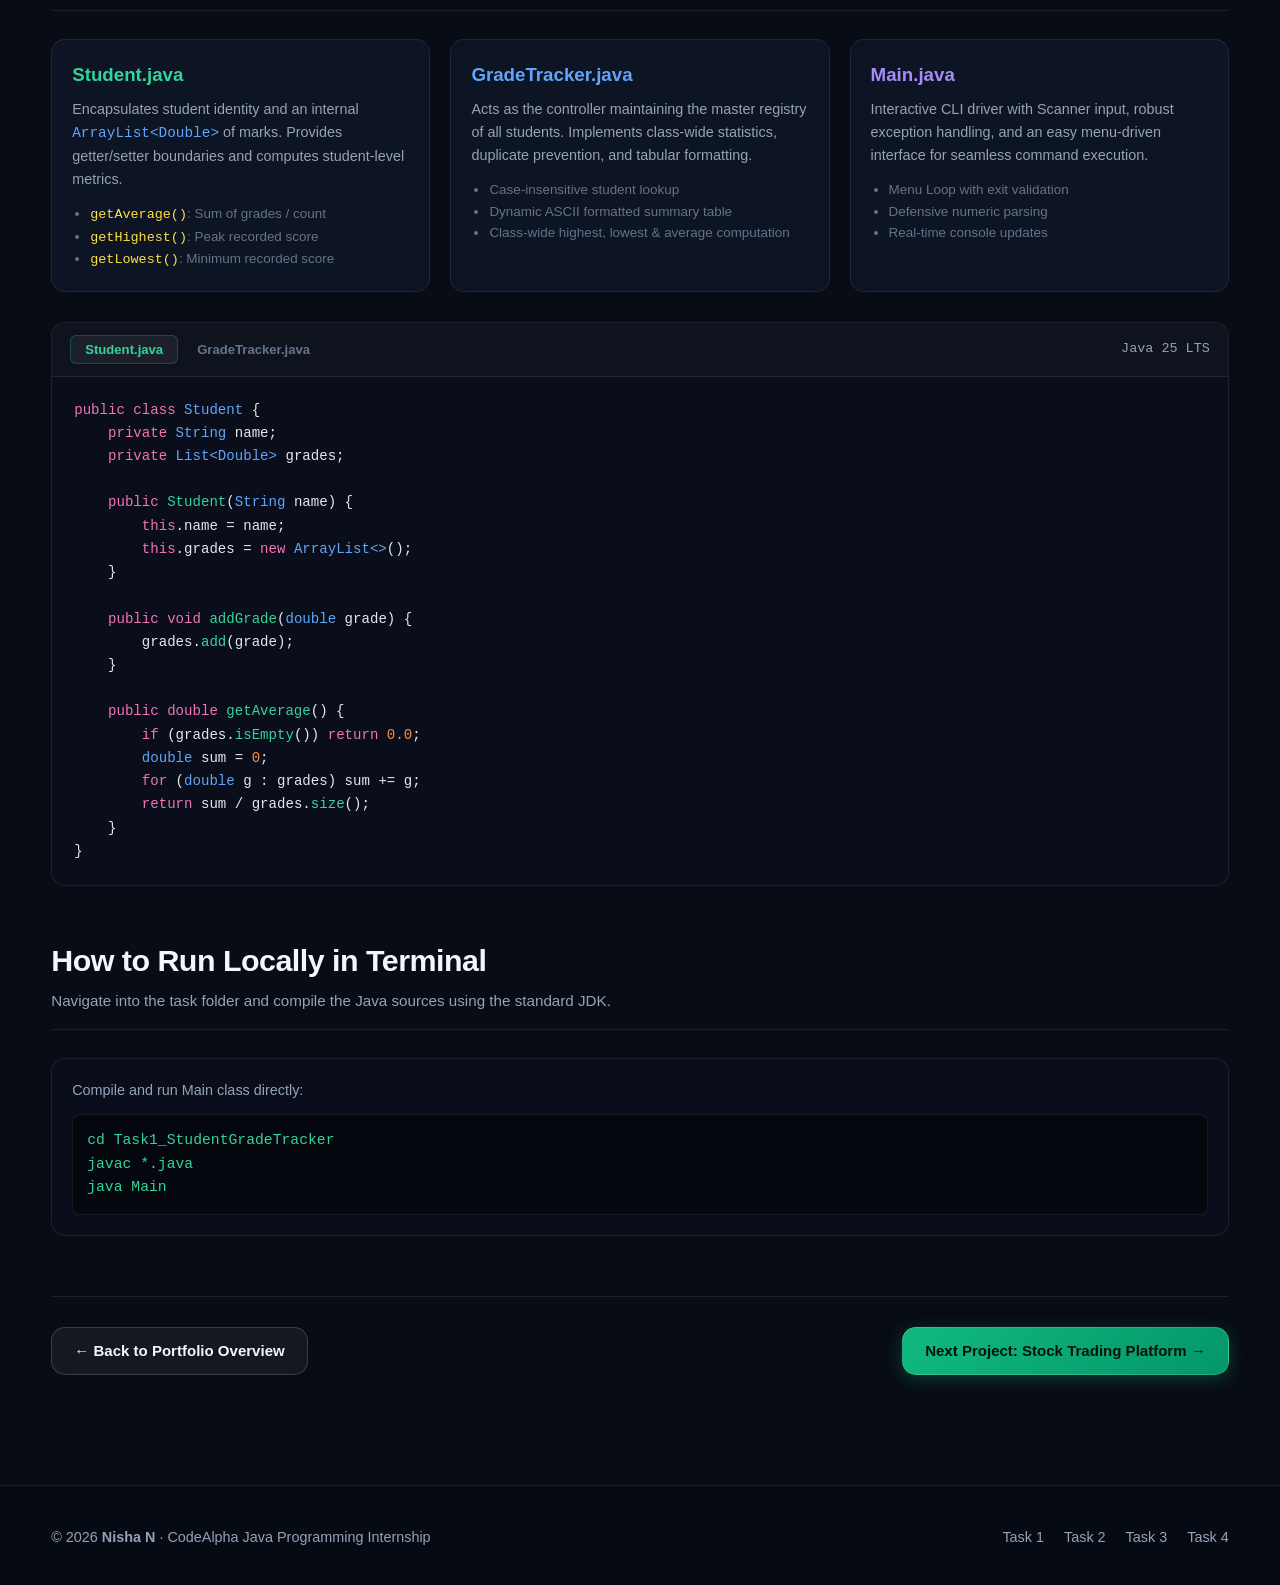
<file: student-grade-tracker.html>
<!doctype html>
<html lang="en">
<head>
  <meta charset="utf-8">
  <meta name="viewport" content="width=device-width, initial-scale=1">
  <meta name="description" content="Student Grade Tracker - Nisha N's CodeAlpha Java Project. Manage grades, calculate GPA, statistical analytics, and live interactive demo.">
  <title>Student Grade Tracker | Nisha N - CodeAlpha Java</title>
  <link rel="stylesheet" href="style.css">
  <link rel="icon" type="image/x-icon" href="favicon.ico">
</head>
<body>

  <!-- NAVIGATION -->
  <header class="nav-wrap">
    <div class="wrap nav">
      <a class="brand" href="index.html">
        <span class="brand-badge">N</span>
        <span>NISHA<span class="accent">.</span></span>
        <span class="subtag">Task 01</span>
      </a>
      <nav class="navlinks">
        <a href="index.html">← All Projects</a>
        <a href="#interactive-suite">User Input &amp; Output</a>
        <a href="#video">Video Walkthrough</a>
        <a href="#architecture">Architecture</a>
        <a href="#terminal">Terminal Run</a>
        <a href="https://github.com/nishaediga193-tech/CodeAlpha_StudentGradeTracker" target="_blank" rel="noopener" class="nav-cta">GitHub Repo ↗</a>
      </nav>
    </div>
  </header>

  <main class="wrap">
    <!-- HERO -->
    <section class="hero">
      <div style="display:flex; align-items:center; gap:12px; flex-wrap:wrap;">
        <span class="eyebrow"><span class="pulse-dot"></span> TASK 01 · CODEALPHA JAVA INTERNSHIP</span>
        <span class="tag primary">Object-Oriented Programming</span>
        <span class="tag">Collections Framework</span>
      </div>
      <h1>Student Grade <span class="gradient">Tracker.</span></h1>
      <p class="lead">
        A Java-engineered academic performance management system. Computes weighted grade statistics, overall class averages, highest/lowest scores, and GPA rankings with defensive input validation.
      </p>

      <div class="hero-actions">
        <a class="btn" href="#interactive-suite">⚡ Open Input &amp; Output Suite ↓</a>
        <a class="btn secondary" href="#video">▶ Watch Demo Video</a>
        <a class="btn secondary" href="https://github.com/nishaediga193-tech/CodeAlpha_StudentGradeTracker" target="_blank" rel="noopener">Source Code ↗</a>
      </div>

      <!-- KEY HIGHLIGHT STATS -->
      <div class="stats-grid">
        <div class="stat-card">
          <div class="stat-num highlight">O(1)</div>
          <div class="stat-label">Lookup Efficiency</div>
        </div>
        <div class="stat-card">
          <div class="stat-num blue">100%</div>
          <div class="stat-label">Input Validation</div>
        </div>
        <div class="stat-card">
          <div class="stat-num purple">4.0</div>
          <div class="stat-label">Standard GPA Scale</div>
        </div>
        <div class="stat-card">
          <div class="stat-num">A–F</div>
          <div class="stat-label">Letter Grade Auto-Assign</div>
        </div>
      </div>
    </section>

    <!-- INTERACTIVE USER INPUT & OUTPUT SUITE (SAME WEB ONLY) -->
    <section class="demo-section" id="interactive-suite">
      <div class="section-head">
        <div>
          <h2>Interactive User Input &amp; Output Suite</h2>
          <p>Use the dedicated <strong>INPUT</strong> and <strong>OUTPUT</strong> buttons below to enter data and generate comprehensive performance reports directly on this page.</p>
        </div>
        <span class="demo-badge">IN-BROWSER SUITE</span>
      </div>

      <!-- USER BUTTONS FOR INPUT AND OUTPUT -->
      <div class="io-control-bar">
        <button class="io-btn input-btn" onclick="showInputPanel()">
          <span>📥</span> USER INPUT: Enter Student &amp; Grades
        </button>
        <button class="io-btn output-btn" onclick="generateOutputReport()">
          <span>📊</span> USER OUTPUT: Generate Report Card
        </button>
        <button class="io-btn terminal-btn" onclick="toggleTerminalOutput()">
          <span>💻</span> JAVA CLI OUTPUT: View Console Box
        </button>
        <button class="btn secondary sm" onclick="loadDemoClass()">
          <span>↺</span> Load Demo Data
        </button>
        <button class="btn danger sm" onclick="clearAllData()">
          <span>🗑</span> Clear All
        </button>
      </div>

      <!-- USER INPUT PANEL -->
      <div class="io-panel-box" id="userInputPanel">
        <div style="display:flex; justify-content:space-between; align-items:center; margin-bottom:18px;">
          <h3 style="display:flex; align-items:center; gap:8px; font-size:1.15rem; color:var(--primary-light);">
            <span>📥</span> Student Grade Input Form
          </h3>
          <span style="font-size:0.8rem; color:var(--text-dim);">Accepts scores from 0.0 to 100.0</span>
        </div>

        <form id="gradeInputForm" onsubmit="event.preventDefault(); submitUserInput();">
          <div class="form-row">
            <div class="form-group" style="flex: 1.5;">
              <label>Student Full Name</label>
              <input type="text" id="inputStudentName" class="form-control" placeholder="e.g. Alice Smith" required>
            </div>
            <div class="form-group">
              <label>Subject / Course</label>
              <input type="text" id="inputSubject" class="form-control" placeholder="e.g. Computer Science" value="Mathematics">
            </div>
            <div class="form-group">
              <label>Score / Grade (0 - 100)</label>
              <input type="number" id="inputScore" class="form-control" min="0" max="100" step="0.1" placeholder="e.g. 92.5" required>
            </div>
            <div class="form-group" style="align-self:flex-end;">
              <button type="submit" class="btn" style="width:100%;">
                <span>➕</span> Submit Input
              </button>
            </div>
          </div>
        </form>

        <div id="inputFeedback" style="display:none; margin-top:12px; padding:10px 14px; border-radius:8px; font-size:0.88rem;"></div>
      </div>

      <!-- USER OUTPUT PANEL -->
      <div class="io-panel-box" id="userOutputPanel">
        <div style="display:flex; justify-content:space-between; align-items:center; margin-bottom:18px; flex-wrap:wrap; gap:12px;">
          <h3 style="display:flex; align-items:center; gap:8px; font-size:1.15rem; color:#60a5fa;">
            <span>📊</span> Academic Performance Output Report
          </h3>
          <div style="display:flex; gap:10px; align-items:center;">
            <span style="font-size:0.82rem; color:var(--text-dim);" id="outputTimestamp">Updated: Just now</span>
            <button class="btn secondary sm" onclick="window.print()">🖨 Print / PDF</button>
          </div>
        </div>

        <!-- SUMMARY STATS TILES -->
        <div style="display:grid; grid-template-columns:repeat(auto-fit, minmax(160px, 1fr)); gap:14px; margin-bottom:20px;">
          <div style="background:rgba(255,255,255,0.02); border:1px solid var(--line); border-radius:12px; padding:16px;">
            <span style="font-size:0.75rem; color:var(--text-dim); text-transform:uppercase;">Class Average</span>
            <div style="font-size:1.6rem; font-weight:800; color:var(--primary-light);" id="outClassAvg">--</div>
            <div style="font-size:0.78rem; color:var(--text-dim);" id="outClassGrade">Grade: --</div>
          </div>
          <div style="background:rgba(255,255,255,0.02); border:1px solid var(--line); border-radius:12px; padding:16px;">
            <span style="font-size:0.75rem; color:var(--text-dim); text-transform:uppercase;">Class Highest</span>
            <div style="font-size:1.6rem; font-weight:800; color:#60a5fa;" id="outClassHigh">--</div>
            <div style="font-size:0.78rem; color:var(--text-dim);" id="outClassHighName">Top student score</div>
          </div>
          <div style="background:rgba(255,255,255,0.02); border:1px solid var(--line); border-radius:12px; padding:16px;">
            <span style="font-size:0.75rem; color:var(--text-dim); text-transform:uppercase;">Class Lowest</span>
            <div style="font-size:1.6rem; font-weight:800; color:#fb923c;" id="outClassLow">--</div>
            <div style="font-size:0.78rem; color:var(--text-dim);" id="outClassLowName">Lowest score</div>
          </div>
          <div style="background:rgba(255,255,255,0.02); border:1px solid var(--line); border-radius:12px; padding:16px;">
            <span style="font-size:0.75rem; color:var(--text-dim); text-transform:uppercase;">Pass Percentage</span>
            <div style="font-size:1.6rem; font-weight:800; color:#a78bfa;" id="outPassRate">--</div>
            <div style="font-size:0.78rem; color:var(--text-dim);" id="outTotalStudents">0 Students Total</div>
          </div>
        </div>

        <!-- TOP PERFORMER & NEEDS SUPPORT BANNERS -->
        <div style="display:grid; grid-template-columns:repeat(auto-fit, minmax(260px, 1fr)); gap:12px; margin-bottom:20px;">
          <div style="background:rgba(16,185,129,0.07); border:1px solid rgba(16,185,129,0.3); border-radius:10px; padding:14px; display:flex; align-items:center; gap:12px;">
            <span style="font-size:1.5rem;">🏆</span>
            <div>
              <div style="font-size:0.75rem; color:var(--primary-light); font-weight:700; text-transform:uppercase;">Top Performer</div>
              <div style="font-size:1rem; font-weight:800;" id="outTopPerformer">None yet</div>
            </div>
          </div>
          <div style="background:rgba(249,115,22,0.07); border:1px solid rgba(249,115,22,0.3); border-radius:10px; padding:14px; display:flex; align-items:center; gap:12px;">
            <span style="font-size:1.5rem;">📉</span>
            <div>
              <div style="font-size:0.75rem; color:#fb923c; font-weight:700; text-transform:uppercase;">Needs Academic Support</div>
              <div style="font-size:1rem; font-weight:800;" id="outNeedsSupport">None yet</div>
            </div>
          </div>
        </div>

        <!-- STUDENT REPORT TABLE -->
        <div class="table-container">
          <table class="data-table">
            <thead>
              <tr>
                <th>#</th>
                <th>Student Name</th>
                <th>Subjects Count</th>
                <th>Entered Scores</th>
                <th>Average %</th>
                <th>Highest</th>
                <th>Lowest</th>
                <th>Letter Grade</th>
                <th>GPA (4.0)</th>
                <th>Action</th>
              </tr>
            </thead>
            <tbody id="outTableBody">
              <!-- Dynamically populated -->
            </tbody>
          </table>
        </div>

        <!-- VISUAL PERFORMANCE BAR CHART -->
        <div style="margin-top:24px; padding:20px; background:rgba(0,0,0,0.3); border-radius:12px; border:1px solid var(--line);">
          <div style="display:flex; justify-content:space-between; margin-bottom:12px;">
            <h4 style="font-size:0.95rem; color:var(--text); display:flex; align-items:center; gap:6px;">
              <span>📊</span> Student Performance Bar Chart
            </h4>
            <span style="font-size:0.78rem; color:var(--text-dim);">Scale: 0% to 100%</span>
          </div>
          <div id="outBarChartContainer" style="display:flex; flex-direction:column; gap:10px;">
            <!-- Horizontal visual bars injected -->
          </div>
        </div>
      </div>

      <!-- JAVA CLI ASCII CONSOLE TERMINAL OUTPUT (MATCHING Main.java & GradeTracker.java) -->
      <div class="io-panel-box" id="terminalOutputBox" style="display:none;">
        <div style="display:flex; justify-content:space-between; align-items:center; margin-bottom:12px;">
          <h3 style="font-size:1.05rem; color:#a78bfa; display:flex; align-items:center; gap:8px;">
            <span>💻</span> Simulated Java Console Output (Exact Terminal CLI)
          </h3>
          <button class="btn secondary sm" onclick="copyConsoleOutput()">Copy Terminal Text</button>
        </div>
        <div class="console-terminal" id="consoleOutputText">
          Loading Java terminal output...
        </div>
      </div>
    </section>

    <!-- VIDEO DEMO SHOWCASE -->
    <section class="demo-section" id="video">
      <div class="section-head">
        <div>
          <h2>Official Video Walkthrough</h2>
          <p>Watch the Java application in action handling student records, inputs, and generating console reports.</p>
        </div>
        <span class="tag">TASK 1.mp4</span>
      </div>

      <div class="video-card">
        <div class="video-header">
          <h3><span>▶</span> Task 1 Demonstration — Student Grade Tracker Execution</h3>
          <span style="font-size:0.82rem; color:var(--primary-light);">Full HD 1080p Recording</span>
        </div>
        <div class="video-player-box">
          <video controls preload="auto" playsinline style="width:100%; height:100%; background:#000;">
            <source src="TASK%201.mp4" type="video/mp4">
            <source src="TASK 1.mp4" type="video/mp4">
            Your browser does not support the video tag.
          </video>
        </div>
        <div class="video-footer">
          <div>Recorded by <strong>Nisha N</strong> · CodeAlpha Java Internship Task 1</div>
          <div style="display:flex; gap:10px;">
            <a href="TASK%201.mp4" target="_blank" class="btn sm">▶ Open Video in New Tab</a>
            <a href="TASK%201.mp4" download class="btn secondary sm">Download Video ↓</a>
          </div>
        </div>
      </div>
    </section>

    <!-- CODE ARCHITECTURE & SYSTEM DESIGN -->
    <section class="demo-section" id="architecture">
      <div class="section-head">
        <div>
          <h2>System Architecture &amp; Java OOP Design</h2>
          <p>Built following robust Object-Oriented principles, separating data models, business logic, and UI execution.</p>
        </div>
      </div>

      <div style="display:grid; grid-template-columns:repeat(auto-fit, minmax(300px, 1fr)); gap:20px; margin-bottom:30px;">
        <div class="stat-card">
          <h3 style="color:var(--primary-light); margin-bottom:8px;">Student.java</h3>
          <p style="color:var(--text-muted); font-size:0.9rem;">
            Encapsulates student identity and an internal <code style="color:#60a5fa;">ArrayList&lt;Double&gt;</code> of marks. Provides getter/setter boundaries and computes student-level metrics.
          </p>
          <ul style="margin:12px 0 0 18px; color:var(--text-dim); font-size:0.84rem;">
            <li><code style="color:#fde047;">getAverage()</code>: Sum of grades / count</li>
            <li><code style="color:#fde047;">getHighest()</code>: Peak recorded score</li>
            <li><code style="color:#fde047;">getLowest()</code>: Minimum recorded score</li>
          </ul>
        </div>

        <div class="stat-card">
          <h3 style="color:#60a5fa; margin-bottom:8px;">GradeTracker.java</h3>
          <p style="color:var(--text-muted); font-size:0.9rem;">
            Acts as the controller maintaining the master registry of all students. Implements class-wide statistics, duplicate prevention, and tabular formatting.
          </p>
          <ul style="margin:12px 0 0 18px; color:var(--text-dim); font-size:0.84rem;">
            <li>Case-insensitive student lookup</li>
            <li>Dynamic ASCII formatted summary table</li>
            <li>Class-wide highest, lowest &amp; average computation</li>
          </ul>
        </div>

        <div class="stat-card">
          <h3 style="color:#a78bfa; margin-bottom:8px;">Main.java</h3>
          <p style="color:var(--text-muted); font-size:0.9rem;">
            Interactive CLI driver with Scanner input, robust exception handling, and an easy menu-driven interface for seamless command execution.
          </p>
          <ul style="margin:12px 0 0 18px; color:var(--text-dim); font-size:0.84rem;">
            <li>Menu Loop with exit validation</li>
            <li>Defensive numeric parsing</li>
            <li>Real-time console updates</li>
          </ul>
        </div>
      </div>

      <!-- CODE EXPLORER TABS -->
      <div class="code-panel">
        <div class="code-header">
          <div class="code-tabs">
            <button class="code-tab active" onclick="switchCode('student')">Student.java</button>
            <button class="code-tab" onclick="switchCode('tracker')">GradeTracker.java</button>
          </div>
          <span>Java 25 LTS</span>
        </div>
        <pre class="code-block" id="codeDisplay"><span class="kw">public class</span> <span class="type">Student</span> {
    <span class="kw">private</span> <span class="type">String</span> name;
    <span class="kw">private</span> <span class="type">List&lt;Double&gt;</span> grades;

    <span class="kw">public</span> <span class="fn">Student</span>(<span class="type">String</span> name) {
        <span class="kw">this</span>.name = name;
        <span class="kw">this</span>.grades = <span class="kw">new</span> <span class="type">ArrayList&lt;&gt;</span>();
    }

    <span class="kw">public void</span> <span class="fn">addGrade</span>(<span class="type">double</span> grade) {
        grades.<span class="fn">add</span>(grade);
    }

    <span class="kw">public double</span> <span class="fn">getAverage</span>() {
        <span class="kw">if</span> (grades.<span class="fn">isEmpty</span>()) <span class="kw">return</span> <span class="num">0.0</span>;
        <span class="type">double</span> sum = <span class="num">0</span>;
        <span class="kw">for</span> (<span class="type">double</span> g : grades) sum += g;
        <span class="kw">return</span> sum / grades.<span class="fn">size</span>();
    }
}</pre>
      </div>
    </section>

    <!-- TERMINAL RUN GUIDE -->
    <section class="demo-section" id="terminal">
      <div class="section-head">
        <div>
          <h2>How to Run Locally in Terminal</h2>
          <p>Navigate into the task folder and compile the Java sources using the standard JDK.</p>
        </div>
      </div>

      <div style="background:#090e1a; border:1px solid var(--line); border-radius:var(--radius-md); padding:20px;">
        <p style="color:var(--text-muted); font-size:0.9rem; margin-bottom:12px;">Compile and run Main class directly:</p>
        <pre style="background:#04070e; padding:14px; border-radius:8px; border:1px solid var(--line); color:#34d399; font-family:var(--font-mono); font-size:0.92rem; overflow-x:auto;">
cd Task1_StudentGradeTracker
javac *.java
java Main</pre>
      </div>
    </section>

    <!-- PROJECT NAVIGATOR -->
    <div style="display:flex; justify-content:space-between; align-items:center; padding:30px 0; border-top:1px solid var(--line); margin-top:60px; flex-wrap:wrap; gap:16px;">
      <a href="index.html" class="btn secondary">← Back to Portfolio Overview</a>
      <a href="stock-trading-platform.html" class="btn">Next Project: Stock Trading Platform →</a>
    </div>
  </main>

  <!-- FOOTER -->
  <footer class="footer-wrap">
    <div class="wrap footer-content">
      <div>
        © 2026 <strong>Nisha N</strong> · CodeAlpha Java Programming Internship
      </div>
      <div class="footer-nav">
        <a href="student-grade-tracker.html">Task 1</a>
        <a href="stock-trading-platform.html">Task 2</a>
        <a href="alphabot-chatbot.html">Task 3</a>
        <a href="hotel-reservation.html">Task 4</a>
      </div>
    </div>
  </footer>

  <!-- SCRIPT ENGINE -->
  <script>
    // State matching Java GradeTracker
    let students = [
      { name: "Alice", grades: [92.0, 88.0, 95.0] },
      { name: "Bob", grades: [74.0, 68.0, 79.0] },
      { name: "Carol", grades: [55.0, 62.0, 58.0] },
      { name: "David", grades: [85.0, 90.0, 88.0] }
    ];

    function calculateGrade(avg) {
      if (avg >= 90) return { letter: "A+", gpa: 4.0, class: "A" };
      if (avg >= 80) return { letter: "A",  gpa: 3.7, class: "A" };
      if (avg >= 70) return { letter: "B",  gpa: 3.0, class: "B" };
      if (avg >= 60) return { letter: "C",  gpa: 2.0, class: "C" };
      if (avg >= 50) return { letter: "D",  gpa: 1.0, class: "D" };
      return { letter: "F", gpa: 0.0, class: "F" };
    }

    function showInputPanel() {
      const panel = document.getElementById("userInputPanel");
      panel.scrollIntoView({ behavior: 'smooth' });
      document.getElementById("inputStudentName").focus();
    }

    function submitUserInput() {
      const nameInput = document.getElementById("inputStudentName");
      const scoreInput = document.getElementById("inputScore");
      const name = nameInput.value.trim();
      const score = parseFloat(scoreInput.value);

      const feedback = document.getElementById("inputFeedback");

      if (!name) {
        showFeedback("Student name cannot be empty.", "#f87171", "rgba(239,68,68,0.15)");
        return;
      }

      if (isNaN(score) || score < 0 || score > 100) {
        showFeedback("Grade must be between 0 and 100.", "#f87171", "rgba(239,68,68,0.15)");
        return;
      }

      let existing = students.find(s => s.name.toLowerCase() === name.toLowerCase());
      if (existing) {
        existing.grades.push(score);
        showFeedback(`[+] Added grade ${score.toFixed(1)} for existing student "${existing.name}".`, "#34d399", "rgba(16,185,129,0.15)");
      } else {
        students.push({ name: name, grades: [score] });
        showFeedback(`[+] Registered new student "${name}" with initial grade ${score.toFixed(1)}.`, "#34d399", "rgba(16,185,129,0.15)");
      }

      scoreInput.value = "";
      nameInput.value = "";
      generateOutputReport();
    }

    function showFeedback(msg, color, bg) {
      const el = document.getElementById("inputFeedback");
      el.style.display = "block";
      el.style.color = color;
      el.style.backgroundColor = bg;
      el.style.border = `1px solid ${color}`;
      el.innerHTML = msg;
      setTimeout(() => {
        el.style.display = "none";
      }, 5000);
    }

    function generateOutputReport() {
      const tbody = document.getElementById("outTableBody");
      const barContainer = document.getElementById("outBarChartContainer");
      tbody.innerHTML = "";
      barContainer.innerHTML = "";

      let classSum = 0;
      let totalCount = 0;
      let classHigh = -Infinity;
      let classLow = Infinity;
      let passCount = 0;
      let topStudent = null;
      let lowStudent = null;

      students.forEach((s, idx) => {
        const sum = s.grades.reduce((a, b) => a + b, 0);
        const avg = s.grades.length ? (sum / s.grades.length) : 0;
        const high = s.grades.length ? Math.max(...s.grades) : 0;
        const low = s.grades.length ? Math.min(...s.grades) : 0;

        if (s.grades.length > 0) {
          classSum += avg;
          totalCount++;
          if (high > classHigh) classHigh = high;
          if (low < classLow) classLow = low;
          if (avg >= 50) passCount++;

          if (!topStudent || avg > topStudent.avg) topStudent = { name: s.name, avg };
          if (!lowStudent || avg < lowStudent.avg) lowStudent = { name: s.name, avg };
        }

        const gradeInfo = calculateGrade(avg);

        // Render Table Row
        const tr = document.createElement("tr");
        tr.innerHTML = `
          <td>${idx + 1}</td>
          <td><strong>${s.name}</strong></td>
          <td>${s.grades.length}</td>
          <td><span style="color:var(--text-dim); font-size:0.85rem;">${s.grades.map(g => g.toFixed(1)).join(", ") || "N/A"}</span></td>
          <td><strong style="color:var(--primary-light);">${avg.toFixed(1)}%</strong></td>
          <td style="color:#60a5fa;">${s.grades.length ? high.toFixed(1) : "N/A"}</td>
          <td style="color:#fb923c;">${s.grades.length ? low.toFixed(1) : "N/A"}</td>
          <td><span class="badge-grade ${gradeInfo.class}">${gradeInfo.letter}</span></td>
          <td>${gradeInfo.gpa.toFixed(1)}</td>
          <td>
            <button class="btn danger sm" onclick="deleteStudentRecord(${idx})" title="Delete student">Delete</button>
          </td>
        `;
        tbody.appendChild(tr);

        // Render Visual Performance Bar
        if (s.grades.length > 0) {
          const barColor = avg >= 80 ? '#34d399' : avg >= 60 ? '#60a5fa' : '#f87171';
          const row = document.createElement("div");
          row.style.display = "flex";
          row.style.alignItems = "center";
          row.style.gap = "14px";
          row.innerHTML = `
            <div style="width:110px; font-size:0.85rem; font-weight:700; white-space:nowrap; overflow:hidden; text-overflow:ellipsis;">${s.name}</div>
            <div style="flex:1; background:rgba(255,255,255,0.06); height:14px; border-radius:7px; overflow:hidden; position:relative;">
              <div style="width:${Math.min(100, Math.max(0, avg))}%; background:${barColor}; height:100%; border-radius:7px; transition:width 0.4s ease;"></div>
            </div>
            <div style="width:75px; text-align:right; font-size:0.85rem; font-weight:800; color:${barColor};">${avg.toFixed(1)}%</div>
          `;
          barContainer.appendChild(row);
        }
      });

      if (students.length === 0) {
        tbody.innerHTML = `<tr><td colspan="10" style="text-align:center; padding:24px; color:var(--text-dim);">No students entered yet. Click [USER INPUT] above to add records.</td></tr>`;
      }

      // Update Summary Cards
      if (totalCount > 0) {
        const classAvg = classSum / totalCount;
        const classGrade = calculateGrade(classAvg);
        document.getElementById("outClassAvg").innerText = classAvg.toFixed(1) + "%";
        document.getElementById("outClassGrade").innerText = `Letter Grade: ${classGrade.letter} (GPA ${classGrade.gpa.toFixed(1)})`;
        document.getElementById("outClassHigh").innerText = classHigh.toFixed(1);
        document.getElementById("outClassLow").innerText = classLow.toFixed(1);
        document.getElementById("outPassRate").innerText = ((passCount / students.length) * 100).toFixed(0) + "%";
        document.getElementById("outTotalStudents").innerText = `${students.length} Students Total`;

        if (topStudent) {
          document.getElementById("outTopPerformer").innerHTML = `${topStudent.name} (<span style="color:var(--primary-light);">${topStudent.avg.toFixed(1)}%</span>)`;
        }
        if (lowStudent) {
          document.getElementById("outNeedsSupport").innerHTML = `${lowStudent.name} (<span style="color:#fb923c;">${lowStudent.avg.toFixed(1)}%</span>)`;
        }
      } else {
        document.getElementById("outClassAvg").innerText = "--";
        document.getElementById("outClassGrade").innerText = "Grade: --";
        document.getElementById("outClassHigh").innerText = "--";
        document.getElementById("outClassLow").innerText = "--";
        document.getElementById("outPassRate").innerText = "--";
        document.getElementById("outTotalStudents").innerText = "0 Students Total";
        document.getElementById("outTopPerformer").innerText = "None yet";
        document.getElementById("outNeedsSupport").innerText = "None yet";
      }

      document.getElementById("outputTimestamp").innerText = `Updated: ${new Date().toLocaleTimeString()}`;
      buildConsoleAscii();

      // Scroll smoothly to output
      const outPanel = document.getElementById("userOutputPanel");
      outPanel.scrollIntoView({ behavior: 'smooth' });
    }

    function buildConsoleAscii() {
      let txt = `  ╔══════════════════════════════════════════════════════════════╗\n`;
      txt += `  ║              STUDENT GRADE SUMMARY REPORT                  ║\n`;
      txt += `  ╠══════════╦══════════╦══════════╦══════════╦════════╦═══════╣\n`;
      txt += `  ║ Student  ║ Subjects ║ Average  ║ Highest  ║ Lowest ║ Grade ║\n`;
      txt += `  ╠══════════╬══════════╬══════════╬══════════╬════════╬═══════╣\n`;

      let classSum = 0;
      let count = 0;
      let high = -Infinity;
      let low = Infinity;

      students.forEach(s => {
        const sum = s.grades.reduce((a, b) => a + b, 0);
        const avg = s.grades.length ? (sum / s.grades.length) : 0;
        const h = s.grades.length ? Math.max(...s.grades) : 0;
        const l = s.grades.length ? Math.min(...s.grades) : 0;
        const g = calculateGrade(avg).letter;

        if (s.grades.length > 0) {
          classSum += avg;
          count++;
          if (h > high) high = h;
          if (l < low) low = l;
        }

        const namePadded = (s.name.length > 8 ? s.name.substring(0, 8) : s.name).padEnd(8, ' ');
        const subPadded = String(s.grades.length).padEnd(8, ' ');
        const avgPadded = (avg.toFixed(2)).padEnd(8, ' ');
        const highPadded = (h.toFixed(2)).padEnd(8, ' ');
        const lowPadded = (l.toFixed(2)).padEnd(6, ' ');
        const gPadded = g.padEnd(5, ' ');

        txt += `  ║ ${namePadded} ║ ${subPadded} ║ ${avgPadded} ║ ${highPadded} ║ ${lowPadded} ║ ${gPadded} ║\n`;
      });

      txt += `  ╚══════════╩══════════╩══════════╩══════════╩════════╩═══════╝\n\n`;

      if (count > 0) {
        const avg = classSum / count;
        txt += `  CLASS STATISTICS:\n`;
        txt += `    Class Average : ${avg.toFixed(2)}  (${calculateGrade(avg).letter})\n`;
        txt += `    Class Highest : ${high.toFixed(2)}\n`;
        txt += `    Class Lowest  : ${low.toFixed(2)}\n`;
        txt += `    Total Students: ${students.length}\n`;
      }

      document.getElementById("consoleOutputText").innerText = txt;
    }

    function toggleTerminalOutput() {
      const box = document.getElementById("terminalOutputBox");
      if (box.style.display === "none") {
        box.style.display = "block";
        buildConsoleAscii();
        box.scrollIntoView({ behavior: 'smooth' });
      } else {
        box.style.display = "none";
      }
    }

    function copyConsoleOutput() {
      const txt = document.getElementById("consoleOutputText").innerText;
      navigator.clipboard.writeText(txt).then(() => {
        alert("Java Console ASCII report copied to clipboard!");
      });
    }

    function deleteStudentRecord(idx) {
      if (confirm(`Remove ${students[idx].name} from records?`)) {
        students.splice(idx, 1);
        generateOutputReport();
      }
    }

    function loadDemoClass() {
      students = [
        { name: "Alice", grades: [92.0, 88.0, 95.0] },
        { name: "Bob", grades: [74.0, 68.0, 79.0] },
        { name: "Carol", grades: [55.0, 62.0, 58.0] },
        { name: "David", grades: [85.0, 90.0, 88.0] },
        { name: "Emma", grades: [98.0, 96.5, 94.0] }
      ];
      generateOutputReport();
      showFeedback("[*] Loaded demo class dataset (5 students).", "#34d399", "rgba(16,185,129,0.15)");
    }

    function clearAllData() {
      if (confirm("Clear all student grade records?")) {
        students = [];
        generateOutputReport();
      }
    }

    const codeSnippets = {
      student: `<span class="kw">public class</span> <span class="type">Student</span> {
    <span class="kw">private</span> <span class="type">String</span> name;
    <span class="kw">private</span> <span class="type">List&lt;Double&gt;</span> grades;

    <span class="kw">public</span> <span class="fn">Student</span>(<span class="type">String</span> name) {
        <span class="kw">this</span>.name = name;
        <span class="kw">this</span>.grades = <span class="kw">new</span> <span class="type">ArrayList&lt;&gt;</span>();
    }

    <span class="kw">public void</span> <span class="fn">addGrade</span>(<span class="type">double</span> grade) {
        grades.<span class="fn">add</span>(grade);
    }

    <span class="kw">public double</span> <span class="fn">getAverage</span>() {
        <span class="kw">if</span> (grades.<span class="fn">isEmpty</span>()) <span class="kw">return</span> <span class="num">0.0</span>;
        <span class="type">double</span> sum = <span class="num">0</span>;
        <span class="kw">for</span> (<span class="type">double</span> g : grades) sum += g;
        <span class="kw">return</span> sum / grades.<span class="fn">size</span>();
    }
}`,
      tracker: `<span class="kw">public class</span> <span class="type">GradeTracker</span> {
    <span class="kw">private</span> <span class="type">List&lt;Student&gt;</span> students;

    <span class="kw">public</span> <span class="fn">GradeTracker</span>() {
        <span class="kw">this</span>.students = <span class="kw">new</span> <span class="type">ArrayList&lt;&gt;</span>();
    }

    <span class="kw">public void</span> <span class="fn">displayReport</span>() {
        <span class="type">double</span> classAvg = <span class="num">0</span>, classHigh = <span class="type">Double</span>.MIN_VALUE, classLow = <span class="type">Double</span>.MAX_VALUE;
        <span class="kw">for</span> (<span class="type">Student</span> s : students) {
            <span class="kw">if</span> (!s.<span class="fn">getGrades</span>().<span class="fn">isEmpty</span>()) {
                classAvg += s.<span class="fn">getAverage</span>();
                <span class="kw">if</span> (s.<span class="fn">getHighest</span>() &gt; classHigh) classHigh = s.<span class="fn">getHighest</span>();
                <span class="kw">if</span> (s.<span class="fn">getLowest</span>() &lt; classLow) classLow = s.<span class="fn">getLowest</span>();
            }
        }
    }
}`
    };

    function switchCode(tab) {
      document.querySelectorAll('.code-tab').forEach(b => b.classList.remove('active'));
      event.target.classList.add('active');
      document.getElementById('codeDisplay').innerHTML = codeSnippets[tab];
    }

    // Initialize report immediately on page load
    generateOutputReport();
  </script>
</body>
</html>
</file>
<file: style.css>
:root {
  --bg: #080c14;
  --bg-secondary: #0d1322;
  --panel: #121a2d;
  --panel-hover: #17223b;
  --panel-card: rgba(18, 26, 45, 0.78);
  --panel-glass: rgba(18, 26, 45, 0.65);
  --text: #f3f6fc;
  --text-muted: #94a3b8;
  --text-dim: #64748b;
  --line: rgba(255, 255, 255, 0.08);
  --line-strong: rgba(255, 255, 255, 0.16);
  --primary: #10b981;
  --primary-light: #34d399;
  --primary-glow: rgba(16, 185, 129, 0.25);
  --blue: #3b82f6;
  --blue-light: #60a5fa;
  --purple: #8b5cf6;
  --purple-light: #a78bfa;
  --amber: #f59e0b;
  --red: #ef4444;
  --radius-sm: 8px;
  --radius-md: 14px;
  --radius-lg: 20px;
  --radius-full: 9999px;
  --font-sans: 'Inter', -apple-system, BlinkMacSystemFont, 'Segoe UI', Roboto, Helvetica, Arial, sans-serif;
  --font-mono: 'JetBrains Mono', 'Fira Code', Consolas, Monaco, monospace;
}

* {
  box-sizing: border-box;
  margin: 0;
  padding: 0;
}

html {
  scroll-behavior: smooth;
  color-scheme: dark;
}

body {
  background-color: var(--bg);
  background-image: 
    radial-gradient(ellipse 80% 50% at 50% -20%, rgba(59, 130, 246, 0.15), transparent),
    radial-gradient(ellipse 60% 40% at 85% 20%, rgba(16, 185, 129, 0.12), transparent),
    radial-gradient(ellipse 50% 30% at 15% 60%, rgba(139, 92, 246, 0.08), transparent);
  background-attachment: fixed;
  color: var(--text);
  font-family: var(--font-sans);
  line-height: 1.6;
  -webkit-font-smoothing: antialiased;
  min-height: 100vh;
}

a {
  color: inherit;
  text-decoration: none;
  transition: all 0.2s ease;
}

.wrap {
  width: min(1200px, 92%);
  margin: 0 auto;
}

/* NAVBAR */
.nav-wrap {
  position: sticky;
  top: 0;
  z-index: 100;
  backdrop-filter: blur(16px);
  -webkit-backdrop-filter: blur(16px);
  background: rgba(8, 12, 20, 0.85);
  border-bottom: 1px solid var(--line);
}

.nav {
  display: flex;
  justify-content: space-between;
  align-items: center;
  padding: 16px 0;
  gap: 20px;
}

.brand {
  display: flex;
  align-items: center;
  gap: 10px;
  font-weight: 800;
  font-size: 1.15rem;
  letter-spacing: -0.5px;
}

.brand-badge {
  display: inline-flex;
  align-items: center;
  justify-content: center;
  width: 32px;
  height: 32px;
  background: linear-gradient(135deg, var(--primary), var(--blue));
  color: #050b14;
  border-radius: 9px;
  font-weight: 900;
  font-size: 0.95rem;
  box-shadow: 0 0 16px var(--primary-glow);
}

.brand span.accent {
  color: var(--primary-light);
}

.brand .subtag {
  font-size: 0.75rem;
  font-weight: 600;
  color: var(--text-dim);
  text-transform: uppercase;
  letter-spacing: 1px;
  margin-left: 4px;
}

.navlinks {
  display: flex;
  align-items: center;
  gap: 24px;
  font-size: 0.92rem;
  font-weight: 500;
  color: var(--text-muted);
}

.navlinks a:hover {
  color: var(--text);
}

.nav-cta {
  display: inline-flex;
  align-items: center;
  gap: 6px;
  padding: 8px 16px;
  border-radius: var(--radius-full);
  background: rgba(255, 255, 255, 0.06);
  border: 1px solid var(--line-strong);
  color: var(--text);
  font-size: 0.85rem;
  font-weight: 600;
}

.nav-cta:hover {
  background: rgba(255, 255, 255, 0.12);
  border-color: var(--primary-light);
  color: var(--primary-light);
}

/* BUTTONS */
.btn {
  display: inline-flex;
  align-items: center;
  justify-content: center;
  gap: 8px;
  padding: 11px 22px;
  border-radius: var(--radius-md);
  background: linear-gradient(135deg, var(--primary), #059669);
  color: #04140d;
  font-weight: 700;
  font-size: 0.94rem;
  border: 1px solid rgba(255, 255, 255, 0.15);
  box-shadow: 0 4px 18px rgba(16, 185, 129, 0.28);
  cursor: pointer;
  transition: all 0.2s cubic-bezier(0.16, 1, 0.3, 1);
}

.btn:hover {
  transform: translateY(-2px);
  box-shadow: 0 6px 24px rgba(16, 185, 129, 0.4);
  background: linear-gradient(135deg, var(--primary-light), var(--primary));
}

.btn.secondary {
  background: rgba(255, 255, 255, 0.05);
  color: var(--text);
  border: 1px solid var(--line-strong);
  box-shadow: none;
}

.btn.secondary:hover {
  background: rgba(255, 255, 255, 0.1);
  border-color: var(--primary-light);
  color: var(--primary-light);
}

.btn.sm {
  padding: 7px 14px;
  font-size: 0.84rem;
  border-radius: var(--radius-sm);
}

.btn.danger {
  background: rgba(239, 68, 68, 0.15);
  border-color: rgba(239, 68, 68, 0.3);
  color: #fca5a5;
  box-shadow: none;
}

.btn.danger:hover {
  background: var(--red);
  color: #fff;
}

/* HERO SECTION */
.hero {
  padding: 70px 0 50px;
}

.eyebrow {
  display: inline-flex;
  align-items: center;
  gap: 8px;
  border: 1px solid rgba(16, 185, 129, 0.35);
  background: rgba(16, 185, 129, 0.08);
  color: var(--primary-light);
  padding: 6px 14px;
  border-radius: var(--radius-full);
  font-size: 0.8rem;
  font-weight: 700;
  letter-spacing: 0.5px;
  text-transform: uppercase;
}

.pulse-dot {
  width: 7px;
  height: 7px;
  border-radius: 50%;
  background: var(--primary-light);
  box-shadow: 0 0 10px var(--primary-light);
  animation: pulse 2s infinite;
}

@keyframes pulse {
  0% { opacity: 0.4; transform: scale(0.9); }
  50% { opacity: 1; transform: scale(1.2); }
  100% { opacity: 0.4; transform: scale(0.9); }
}

.hero h1 {
  font-size: clamp(2.4rem, 5.5vw, 4.2rem);
  line-height: 1.1;
  letter-spacing: -1.5px;
  margin: 20px 0 16px;
  font-weight: 800;
}

.gradient {
  background: linear-gradient(135deg, #a7f3d0 0%, var(--primary-light) 40%, var(--blue-light) 100%);
  -webkit-background-clip: text;
  background-clip: text;
  color: transparent;
}

.lead {
  font-size: 1.15rem;
  color: var(--text-muted);
  max-width: 780px;
  line-height: 1.7;
}

.hero-actions {
  display: flex;
  flex-wrap: wrap;
  gap: 14px;
  margin-top: 32px;
}

/* STATS ROW */
.stats-grid {
  display: grid;
  grid-template-columns: repeat(4, 1fr);
  gap: 16px;
  margin: 40px 0;
}

.stat-card {
  padding: 20px;
  background: var(--panel-glass);
  backdrop-filter: blur(12px);
  border: 1px solid var(--line);
  border-radius: var(--radius-md);
  transition: all 0.2s ease;
}

.stat-card:hover {
  border-color: var(--line-strong);
  transform: translateY(-2px);
}

.stat-num {
  font-size: 2rem;
  font-weight: 800;
  letter-spacing: -1px;
  color: var(--text);
}

.stat-num.highlight {
  color: var(--primary-light);
}

.stat-num.blue {
  color: var(--blue-light);
}

.stat-num.purple {
  color: var(--purple-light);
}

.stat-label {
  font-size: 0.82rem;
  color: var(--text-dim);
  text-transform: uppercase;
  letter-spacing: 0.8px;
  font-weight: 600;
  margin-top: 4px;
}

/* SECTION HEADERS */
.section-head {
  display: flex;
  justify-content: space-between;
  align-items: flex-end;
  gap: 20px;
  margin-bottom: 28px;
  border-bottom: 1px solid var(--line);
  padding-bottom: 16px;
}

.section-head h2 {
  font-size: 1.9rem;
  font-weight: 800;
  letter-spacing: -0.5px;
}

.section-head p {
  color: var(--text-muted);
  font-size: 0.95rem;
  margin-top: 4px;
}

/* PROJECT SHOWCASE CARDS (Index Page) */
.project-grid {
  display: grid;
  grid-template-columns: repeat(2, 1fr);
  gap: 24px;
  margin-bottom: 60px;
}

.project-card {
  position: relative;
  background: linear-gradient(160deg, rgba(22, 32, 53, 0.9), rgba(14, 20, 36, 0.95));
  border: 1px solid var(--line);
  border-radius: var(--radius-lg);
  padding: 32px;
  display: flex;
  flex-direction: column;
  transition: all 0.3s cubic-bezier(0.16, 1, 0.3, 1);
  overflow: hidden;
}

.project-card::before {
  content: '';
  position: absolute;
  top: 0;
  left: 0;
  right: 0;
  height: 3px;
  background: linear-gradient(90deg, transparent, var(--line), transparent);
  transition: all 0.3s ease;
}

.project-card:hover {
  transform: translateY(-6px);
  border-color: rgba(52, 211, 153, 0.35);
  box-shadow: 0 20px 40px rgba(0, 0, 0, 0.4), 0 0 30px rgba(16, 185, 129, 0.08);
}

.project-card:hover::before {
  background: linear-gradient(90deg, var(--primary), var(--blue));
}

.card-top {
  display: flex;
  justify-content: space-between;
  align-items: center;
  margin-bottom: 16px;
}

.card-num {
  font-size: 0.78rem;
  font-weight: 800;
  letter-spacing: 1.5px;
  color: var(--primary-light);
  text-transform: uppercase;
}

.card-badge {
  font-size: 0.72rem;
  font-weight: 700;
  padding: 3px 10px;
  border-radius: var(--radius-full);
  background: rgba(255, 255, 255, 0.05);
  border: 1px solid var(--line);
  color: var(--text-muted);
}

.project-card h3 {
  font-size: 1.55rem;
  margin-bottom: 12px;
  font-weight: 800;
  letter-spacing: -0.5px;
}

.project-card p {
  color: var(--text-muted);
  font-size: 0.96rem;
  line-height: 1.6;
  flex-grow: 1;
  margin-bottom: 20px;
}

.tag-list {
  display: flex;
  flex-wrap: wrap;
  gap: 8px;
  margin-bottom: 24px;
}

.tag {
  font-size: 0.76rem;
  font-weight: 600;
  padding: 4px 10px;
  border-radius: var(--radius-full);
  background: rgba(255, 255, 255, 0.05);
  border: 1px solid var(--line);
  color: #cbd5e1;
}

.tag.primary {
  background: rgba(16, 185, 129, 0.1);
  border-color: rgba(16, 185, 129, 0.25);
  color: var(--primary-light);
}

.card-links {
  display: flex;
  align-items: center;
  gap: 16px;
  padding-top: 18px;
  border-top: 1px solid var(--line);
}

.card-cta {
  display: inline-flex;
  align-items: center;
  gap: 6px;
  font-weight: 700;
  font-size: 0.92rem;
  color: var(--primary-light);
}

.card-cta:hover {
  color: #fff;
  transform: translateX(3px);
}

.card-repo {
  color: var(--text-dim);
  font-size: 0.88rem;
}

.card-repo:hover {
  color: var(--text-muted);
}

/* INTERACTIVE DEMO APP CONTAINER */
.demo-section {
  margin: 50px 0;
}

.demo-window {
  background: #0f1626;
  border: 1px solid var(--line-strong);
  border-radius: var(--radius-lg);
  box-shadow: 0 25px 60px rgba(0, 0, 0, 0.5), 0 0 40px rgba(59, 130, 246, 0.08);
  overflow: hidden;
}

.demo-titlebar {
  display: flex;
  align-items: center;
  justify-content: space-between;
  padding: 14px 20px;
  background: rgba(255, 255, 255, 0.03);
  border-bottom: 1px solid var(--line);
}

.demo-dots {
  display: flex;
  gap: 8px;
}

.dot {
  width: 12px;
  height: 12px;
  border-radius: 50%;
}

.dot.red { background: #ef4444; }
.dot.yellow { background: #f59e0b; }
.dot.green { background: #10b981; }

.demo-title {
  font-size: 0.85rem;
  font-weight: 600;
  color: var(--text-muted);
  display: flex;
  align-items: center;
  gap: 8px;
}

.demo-badge {
  font-size: 0.7rem;
  font-weight: 700;
  padding: 2px 8px;
  border-radius: var(--radius-full);
  background: rgba(16, 185, 129, 0.15);
  color: var(--primary-light);
  border: 1px solid rgba(16, 185, 129, 0.3);
}

.demo-body {
  padding: 28px;
}

/* FORM CONTROLS IN DEMO */
.form-row {
  display: grid;
  grid-template-columns: repeat(auto-fit, minmax(180px, 1fr));
  gap: 14px;
  margin-bottom: 18px;
  align-items: flex-end;
}

.form-group {
  display: flex;
  flex-direction: column;
  gap: 6px;
}

.form-group label {
  font-size: 0.82rem;
  font-weight: 600;
  color: var(--text-muted);
  text-transform: uppercase;
  letter-spacing: 0.5px;
}

.form-control {
  width: 100%;
  padding: 10px 14px;
  border-radius: var(--radius-sm);
  background: rgba(6, 10, 18, 0.8);
  border: 1px solid var(--line-strong);
  color: var(--text);
  font-family: inherit;
  font-size: 0.94rem;
  transition: all 0.2s ease;
}

.form-control:focus {
  outline: none;
  border-color: var(--primary-light);
  box-shadow: 0 0 12px rgba(16, 185, 129, 0.25);
  background: rgba(6, 10, 18, 0.95);
}

select.form-control {
  cursor: pointer;
}

/* INPUT / OUTPUT CONTROL BAR */
.io-control-bar {
  display: flex;
  flex-wrap: wrap;
  gap: 12px;
  align-items: center;
  background: rgba(18, 26, 45, 0.85);
  border: 1px solid var(--line-strong);
  padding: 16px;
  border-radius: var(--radius-md);
  margin-bottom: 24px;
}

.io-btn {
  display: inline-flex;
  align-items: center;
  gap: 8px;
  padding: 11px 20px;
  border-radius: var(--radius-md);
  font-weight: 800;
  font-size: 0.92rem;
  letter-spacing: 0.3px;
  cursor: pointer;
  border: 1px solid transparent;
  transition: all 0.2s cubic-bezier(0.16, 1, 0.3, 1);
}

.io-btn.input-btn {
  background: linear-gradient(135deg, #10b981, #059669);
  color: #04140d;
  box-shadow: 0 4px 16px rgba(16, 185, 129, 0.35);
}

.io-btn.input-btn:hover {
  transform: translateY(-2px);
  box-shadow: 0 6px 22px rgba(16, 185, 129, 0.5);
}

.io-btn.output-btn {
  background: linear-gradient(135deg, #3b82f6, #1d4ed8);
  color: #ffffff;
  box-shadow: 0 4px 16px rgba(59, 130, 246, 0.35);
}

.io-btn.output-btn:hover {
  transform: translateY(-2px);
  box-shadow: 0 6px 22px rgba(59, 130, 246, 0.5);
}

.io-btn.terminal-btn {
  background: rgba(255, 255, 255, 0.06);
  color: #a78bfa;
  border-color: rgba(167, 139, 250, 0.3);
}

.io-btn.terminal-btn:hover {
  background: rgba(167, 139, 250, 0.15);
  color: #fff;
}

.io-panel-box {
  background: rgba(12, 18, 32, 0.85);
  border: 1px solid var(--line-strong);
  border-radius: var(--radius-md);
  padding: 24px;
  margin-bottom: 24px;
}

.console-terminal {
  background: #050811;
  color: #38bdf8;
  font-family: var(--font-mono);
  font-size: 0.88rem;
  line-height: 1.55;
  padding: 20px;
  border-radius: var(--radius-sm);
  border: 1px solid rgba(56, 189, 248, 0.2);
  white-space: pre;
  overflow-x: auto;
}

/* DATA TABLES */
.table-container {
  overflow-x: auto;
  border-radius: var(--radius-md);
  border: 1px solid var(--line);
  background: rgba(10, 15, 26, 0.6);
  margin: 18px 0;
}

.data-table {
  width: 100%;
  border-collapse: collapse;
  text-align: left;
  font-size: 0.92rem;
}

.data-table th {
  padding: 14px 18px;
  background: rgba(255, 255, 255, 0.03);
  color: var(--text-muted);
  font-weight: 700;
  font-size: 0.78rem;
  text-transform: uppercase;
  letter-spacing: 0.8px;
  border-bottom: 1px solid var(--line);
}

.data-table td {
  padding: 14px 18px;
  border-bottom: 1px solid var(--line);
  color: var(--text);
}

.data-table tr:last-child td {
  border-bottom: none;
}

.data-table tr:hover td {
  background: rgba(255, 255, 255, 0.02);
}

.badge-grade {
  display: inline-block;
  padding: 3px 9px;
  border-radius: 6px;
  font-weight: 800;
  font-size: 0.78rem;
  text-align: center;
}

.badge-grade.A { background: rgba(16, 185, 129, 0.2); color: #34d399; border: 1px solid rgba(16, 185, 129, 0.4); }
.badge-grade.B { background: rgba(59, 130, 246, 0.2); color: #60a5fa; border: 1px solid rgba(59, 130, 246, 0.4); }
.badge-grade.C { background: rgba(245, 158, 11, 0.2); color: #fbbf24; border: 1px solid rgba(245, 158, 11, 0.4); }
.badge-grade.D { background: rgba(249, 115, 22, 0.2); color: #fb923c; border: 1px solid rgba(249, 115, 22, 0.4); }
.badge-grade.F { background: rgba(239, 68, 68, 0.2); color: #f87171; border: 1px solid rgba(239, 68, 68, 0.4); }

/* VIDEO DEMO SECTION */
.video-card {
  position: relative;
  background: linear-gradient(145deg, #121a2d, #0d1322);
  border: 1px solid var(--line-strong);
  border-radius: var(--radius-lg);
  overflow: hidden;
  box-shadow: 0 20px 50px rgba(0, 0, 0, 0.4);
  margin: 32px 0 50px;
}

.video-header {
  padding: 18px 24px;
  background: rgba(255, 255, 255, 0.03);
  border-bottom: 1px solid var(--line);
  display: flex;
  justify-content: space-between;
  align-items: center;
}

.video-header h3 {
  font-size: 1.1rem;
  font-weight: 700;
  display: flex;
  align-items: center;
  gap: 10px;
}

.video-player-box {
  background: #000;
  position: relative;
  width: 100%;
  aspect-ratio: 16 / 9;
}

.video-player-box video {
  width: 100%;
  height: 100%;
  display: block;
  object-fit: contain;
}

.video-footer {
  padding: 16px 24px;
  background: rgba(0, 0, 0, 0.2);
  font-size: 0.88rem;
  color: var(--text-muted);
  display: flex;
  justify-content: space-between;
  align-items: center;
  flex-wrap: wrap;
  gap: 12px;
}

/* CODE EXPLORER & ARCHITECTURE */
.code-panel {
  background: #090e1a;
  border: 1px solid var(--line);
  border-radius: var(--radius-md);
  margin: 24px 0;
  overflow: hidden;
}

.code-header {
  display: flex;
  justify-content: space-between;
  align-items: center;
  padding: 12px 18px;
  background: rgba(255, 255, 255, 0.02);
  border-bottom: 1px solid var(--line);
  font-size: 0.84rem;
  font-family: var(--font-mono);
  color: var(--text-muted);
}

.code-tabs {
  display: flex;
  gap: 4px;
}

.code-tab {
  padding: 6px 14px;
  border-radius: 6px;
  cursor: pointer;
  background: transparent;
  color: var(--text-dim);
  font-size: 0.82rem;
  font-weight: 600;
  border: 1px solid transparent;
  transition: all 0.2s ease;
}

.code-tab.active {
  background: rgba(255, 255, 255, 0.06);
  color: var(--primary-light);
  border-color: rgba(16, 185, 129, 0.3);
}

pre.code-block {
  padding: 22px;
  overflow-x: auto;
  font-family: var(--font-mono);
  font-size: 0.88rem;
  line-height: 1.65;
  color: #e2e8f0;
}

.kw { color: #f472b6; }
.type { color: #60a5fa; }
.fn { color: #34d399; }
.str { color: #fde047; }
.num { color: #fb923c; }
.com { color: #64748b; font-style: italic; }

/* CHATBOT SPECIFIC STYLES */
.chat-window {
  display: flex;
  flex-direction: column;
  height: 520px;
  background: #0a0f1d;
  border-radius: var(--radius-md);
  border: 1px solid var(--line);
  overflow: hidden;
}

.chat-messages {
  flex-grow: 1;
  overflow-y: auto;
  padding: 20px;
  display: flex;
  flex-direction: column;
  gap: 14px;
}

.chat-bubble {
  max-width: 80%;
  padding: 12px 16px;
  border-radius: 14px;
  font-size: 0.94rem;
  line-height: 1.5;
  word-break: break-word;
  animation: fadeIn 0.2s ease;
}

@keyframes fadeIn {
  from { opacity: 0; transform: translateY(6px); }
  to { opacity: 1; transform: translateY(0); }
}

.chat-bubble.bot {
  align-self: flex-start;
  background: #151f33;
  color: var(--text);
  border: 1px solid var(--line);
  border-bottom-left-radius: 4px;
}

.chat-bubble.user {
  align-self: flex-end;
  background: linear-gradient(135deg, #10b981, #059669);
  color: #04140d;
  font-weight: 600;
  border-bottom-right-radius: 4px;
}

.chat-input-bar {
  display: flex;
  gap: 10px;
  padding: 14px 20px;
  background: rgba(255, 255, 255, 0.02);
  border-top: 1px solid var(--line);
}

.chat-chips {
  display: flex;
  gap: 8px;
  overflow-x: auto;
  padding: 10px 20px;
  background: rgba(0, 0, 0, 0.2);
  border-top: 1px solid var(--line);
}

.chip-btn {
  white-space: nowrap;
  padding: 5px 12px;
  font-size: 0.78rem;
  font-weight: 600;
  background: rgba(255, 255, 255, 0.05);
  border: 1px solid var(--line);
  border-radius: var(--radius-full);
  color: var(--text-muted);
  cursor: pointer;
  transition: all 0.2s;
}

.chip-btn:hover {
  background: rgba(16, 185, 129, 0.15);
  border-color: var(--primary);
  color: var(--primary-light);
}

/* STOCK TRADING SPECIFIC STYLES */
.stock-grid {
  display: grid;
  grid-template-columns: repeat(auto-fill, minmax(240px, 1fr));
  gap: 16px;
  margin-bottom: 24px;
}

.stock-card {
  padding: 18px;
  background: rgba(18, 26, 45, 0.6);
  border: 1px solid var(--line);
  border-radius: var(--radius-md);
  cursor: pointer;
  transition: all 0.2s;
}

.stock-card:hover, .stock-card.selected {
  border-color: var(--primary-light);
  background: rgba(24, 35, 61, 0.9);
  transform: translateY(-2px);
}

.stock-card-top {
  display: flex;
  justify-content: space-between;
  align-items: center;
  margin-bottom: 8px;
}

.stock-sym {
  font-weight: 800;
  font-size: 1.1rem;
}

.stock-price {
  font-size: 1.35rem;
  font-weight: 800;
  letter-spacing: -0.5px;
}

.price-up { color: #34d399; }
.price-down { color: #f87171; }

/* HOTEL SPECIFIC STYLES */
.room-grid {
  display: grid;
  grid-template-columns: repeat(auto-fill, minmax(280px, 1fr));
  gap: 20px;
  margin: 20px 0;
}

.room-card {
  background: #111a2e;
  border: 1px solid var(--line);
  border-radius: var(--radius-md);
  padding: 22px;
  display: flex;
  flex-direction: column;
  transition: all 0.2s ease;
}

.room-card:hover {
  border-color: var(--line-strong);
  transform: translateY(-3px);
  box-shadow: 0 12px 30px rgba(0, 0, 0, 0.3);
}

.room-card.occupied {
  opacity: 0.6;
  filter: grayscale(0.6);
}

.room-number {
  font-size: 1.3rem;
  font-weight: 800;
  color: var(--text);
}

.room-price {
  font-size: 1.4rem;
  font-weight: 800;
  color: var(--primary-light);
  margin: 12px 0 6px;
}

/* FOOTER */
.footer-wrap {
  margin-top: 80px;
  border-top: 1px solid var(--line);
  background: rgba(6, 10, 18, 0.8);
  padding: 40px 0;
}

.footer-content {
  display: flex;
  justify-content: space-between;
  align-items: center;
  flex-wrap: wrap;
  gap: 20px;
  color: var(--text-muted);
  font-size: 0.9rem;
}

.footer-nav {
  display: flex;
  gap: 20px;
}

.footer-nav a:hover {
  color: var(--primary-light);
}

/* RESPONSIVE */
@media (max-width: 900px) {
  .project-grid {
    grid-template-columns: 1fr;
  }
  .stats-grid {
    grid-template-columns: repeat(2, 1fr);
  }
}

@media (max-width: 650px) {
  .nav {
    flex-direction: column;
    align-items: flex-start;
  }
  .navlinks {
    flex-wrap: wrap;
    gap: 14px;
  }
  .stats-grid {
    grid-template-columns: 1fr;
  }
  .section-head {
    flex-direction: column;
    align-items: flex-start;
  }
}
</file>
